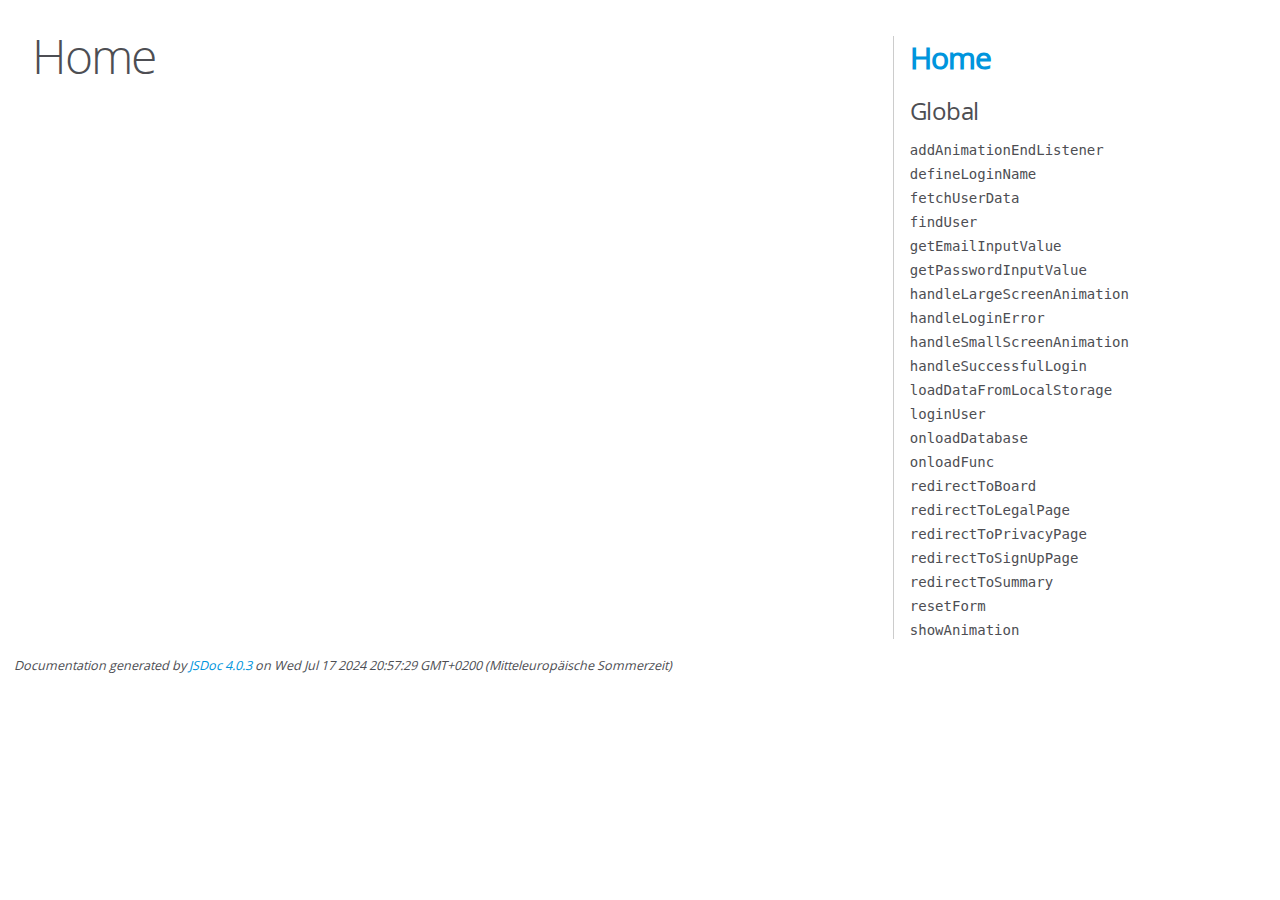
<file: out/index.html>
<!DOCTYPE html>
<html lang="en">
<head>
    <meta charset="utf-8">
    <title>JSDoc: Home</title>

    <script src="scripts/prettify/prettify.js"> </script>
    <script src="scripts/prettify/lang-css.js"> </script>
    <!--[if lt IE 9]>
      <script src="//html5shiv.googlecode.com/svn/trunk/html5.js"></script>
    <![endif]-->
    <link type="text/css" rel="stylesheet" href="styles/prettify-tomorrow.css">
    <link type="text/css" rel="stylesheet" href="styles/jsdoc-default.css">
</head>

<body>

<div id="main">

    <h1 class="page-title">Home</h1>

    



    


    <h3> </h3>










    









</div>

<nav>
    <h2><a href="index.html">Home</a></h2><h3>Global</h3><ul><li><a href="global.html#addAnimationEndListener">addAnimationEndListener</a></li><li><a href="global.html#defineLoginName">defineLoginName</a></li><li><a href="global.html#fetchUserData">fetchUserData</a></li><li><a href="global.html#findUser">findUser</a></li><li><a href="global.html#getEmailInputValue">getEmailInputValue</a></li><li><a href="global.html#getPasswordInputValue">getPasswordInputValue</a></li><li><a href="global.html#handleLargeScreenAnimation">handleLargeScreenAnimation</a></li><li><a href="global.html#handleLoginError">handleLoginError</a></li><li><a href="global.html#handleSmallScreenAnimation">handleSmallScreenAnimation</a></li><li><a href="global.html#handleSuccessfulLogin">handleSuccessfulLogin</a></li><li><a href="global.html#loadDataFromLocalStorage">loadDataFromLocalStorage</a></li><li><a href="global.html#loginUser">loginUser</a></li><li><a href="global.html#onloadDatabase">onloadDatabase</a></li><li><a href="global.html#onloadFunc">onloadFunc</a></li><li><a href="global.html#redirectToBoard">redirectToBoard</a></li><li><a href="global.html#redirectToLegalPage">redirectToLegalPage</a></li><li><a href="global.html#redirectToPrivacyPage">redirectToPrivacyPage</a></li><li><a href="global.html#redirectToSignUpPage">redirectToSignUpPage</a></li><li><a href="global.html#redirectToSummary">redirectToSummary</a></li><li><a href="global.html#resetForm">resetForm</a></li><li><a href="global.html#showAnimation">showAnimation</a></li></ul>
</nav>

<br class="clear">

<footer>
    Documentation generated by <a href="https://github.com/jsdoc/jsdoc">JSDoc 4.0.3</a> on Wed Jul 17 2024 20:57:29 GMT+0200 (Mitteleuropäische Sommerzeit)
</footer>

<script> prettyPrint(); </script>
<script src="scripts/linenumber.js"> </script>
</body>
</html>
</file>
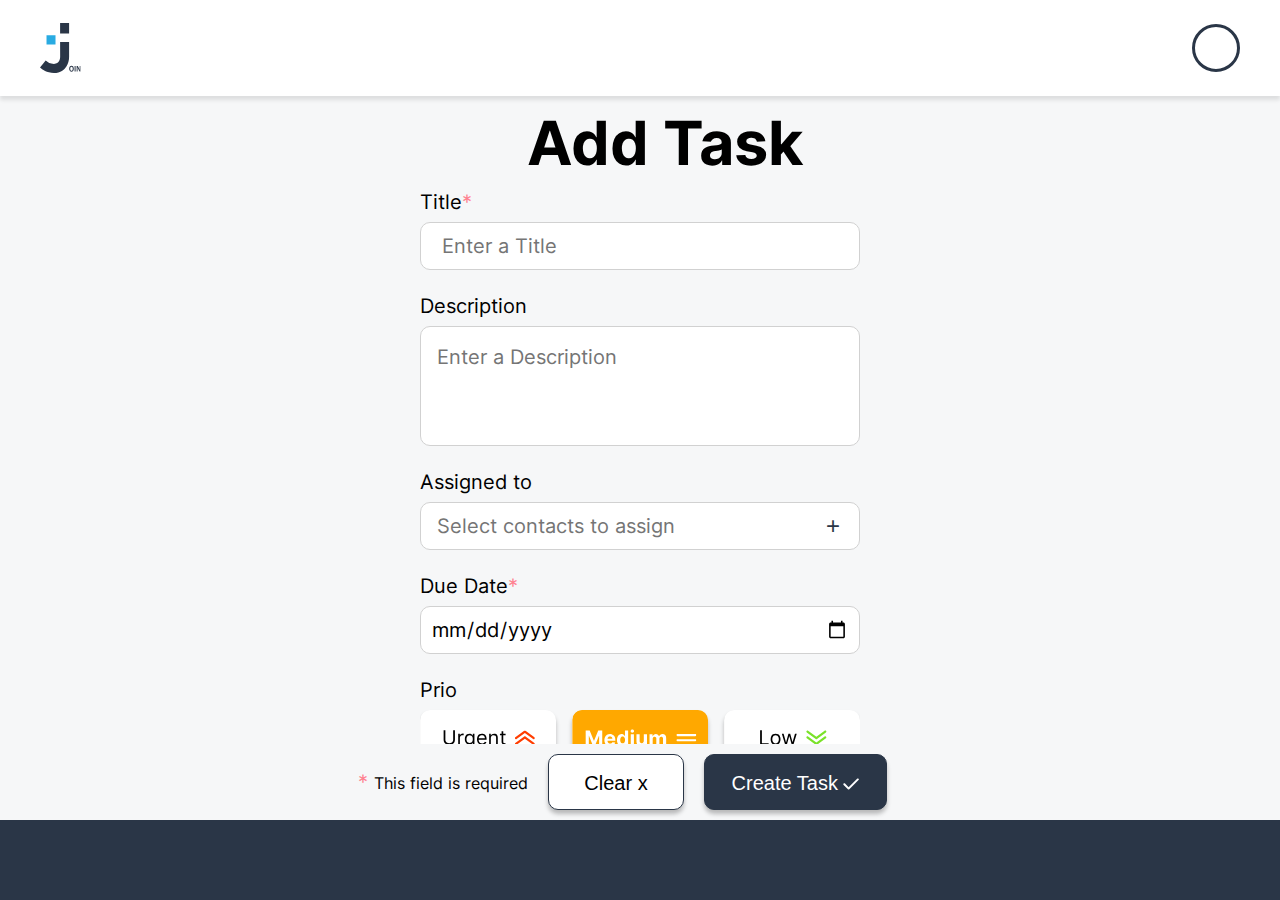
<file: html/add_task.html>
<!DOCTYPE html>
<html lang="en">

<head>
    <meta charset="UTF-8">
    <meta name="viewport" content="width=device-width, initial-scale=1.0">
    <title>Add_Task</title>
    <link rel="shortcut icon" href="../assets/img/logoLarge.png" type="image/x-icon">
    <link rel="stylesheet" href="../fonts.css">
    <link rel="stylesheet" href="../assets/templates/templates.css">
    <link rel="stylesheet" href="../css/add_task.css">
    <link rel="stylesheet" href="../css/add_task_2.css">
    <link rel="stylesheet" href="../assets/templates/css/add_task_mediaqueries.css">
    <script src="../js/add_task_contacts.js"></script>
    <script src="../js/add_task_2.js"></script>
    <script src="../js/add_task_3.js"></script>
    <script src="../assets/templates/js/add_task_template.js"></script>
    <script src="../assets/templates/template.js"></script>
    <script src="../js/summary.js"></script>
    <script src="../assets/templates/js/board_templates.js"></script>
</head>

<body onload="init()">
    <div w3-include-html="../assets/templates/template.html"></div>
    <div class="container  m-left-328">
        <div class="head">
            <h1>Add Task</h1>
        </div>
        <section id="content">
            <div class="content-left">
                <form class="flex8gap" onsubmit="addTask(); return false">
                    <label for="input-title">Title<span class="span-star">*</span></label>
                    <input type="text" autocomplete="off" id="input-title" placeholder="Enter a Title" required>
                    <span id="error-message-title" class="error-message">Field required</span>
                </form>
                <div class="flex8gap">
                    <label for="input-description">Description</label>
                    <textarea name="input-description" id="input-description"
                        placeholder="Enter a Description"></textarea>
                </div>
                <div class="flex8gap">
                    <label for="input-assigny">Assigned to</label>
                    <div class="input-container-contacts" onclick="ifIsListContactsLoaded(event, 1)">
                        <input list="input-assigned" id="input-assigny" class="dropbtn"
                            placeholder="Select contacts to assign">
                        <button class="add-button" id="add-button-contacts"
                            onclick="ifIsListContactsLoaded(event, 1)">+</button>
                        <div id="show-contacts" class="d-none">
                        </div>
                    </div>
                </div>
                <div id="display-initials" class="d-none"></div>
            </div>

            <div class="seperator" id="seperator-content"></div>

            <div class="content-right flex24gap">
                <form class="flex8gap" onsubmit="addTask(); return false">
                    <label for="input-date">Due Date<span class="span-star">*</span></label>
                    <input id="input-date" type="date" required>
                    <span id="error-message-date" class="error-message">Field required</span>
                </form>
                <div class="flex8gap">
                    <label>Prio</label>
                    <div class="input-prio-span">
                        <div id="input-prio1" onclick="changePrioButtonUrgent()" class="urgent-image btn"></div>
                        <div id="input-prio2" onclick="changePrioButtonMedium()" class="medium-image btn"></div>
                        <div id="input-prio3" onclick="changePrioButtonLow()" class="low-image btn"></div>
                    </div>
                </div>
                <form class="flex8gap" onsubmit="addTask(); return false">
                    <label for="input-category">Category<span class="span-star">*</span></label>
                    <div class="input-categorie-container" onclick="showCategorie(event, 1)">
                        <input id="input-category" required placeholder="Select task category">
                        <img class="input-categorie-arrow-down" id="input-categorie-image-down"
                            src="../assets/img/arrow_drop_down.svg" alt="" onclick="showCategorie(event, 1)">
                        <img src="../assets/img/arrow_drop_down_up.svg" id="input-categorie-image-up"
                            onclick="closeCategorie(event, 1)" class="d-none" alt="">
                    </div>
                    <div id="display-categorie" class="d-none"></div>
                    <span id="error-message-category" class="error-message">Field required</span>
                </form>
                <div class="flex8gap">
                    <label for="input-subtask">Subtasks</label>
                    <div class="input-container">
                        <input type="text" autocomplete="off" id="input-subtask" placeholder="Add new subtask"><button
                            class="add-button" id="add-button-subtask" onclick="addSubTask()">+</button>
                        <span id="error-message-subtasks" class="error-message">please fill in</span>
                    </div>
                    <div id="show-subtask">
                    </div>
                </div>
            </div>
        </section>
        <div class="footer">
            <div class="required-field-footer">
                <span><span class="span-star">* </span>This field is required</span>

            </div>
            <div class="button-footer">
                <button class="btn-footer-clear btn" onclick="clearInputs()" id="btn-clear">Clear x</button>
                <button class="btn-footer-create btn" onclick="addTask()">Create Task
                    <img src="../assets/img/check.svg" alt="">
                </button>
            </div>
        </div>
    </div>
    <div class="pop-up-task d-none" id="add_task">
        <div class="overlay-create-task" id="overlay-task">
            <p>Task added to Board</p><img src="../assets/img/imgBoard.png">
        </div>
    </div>
</body>

</html>
</file>
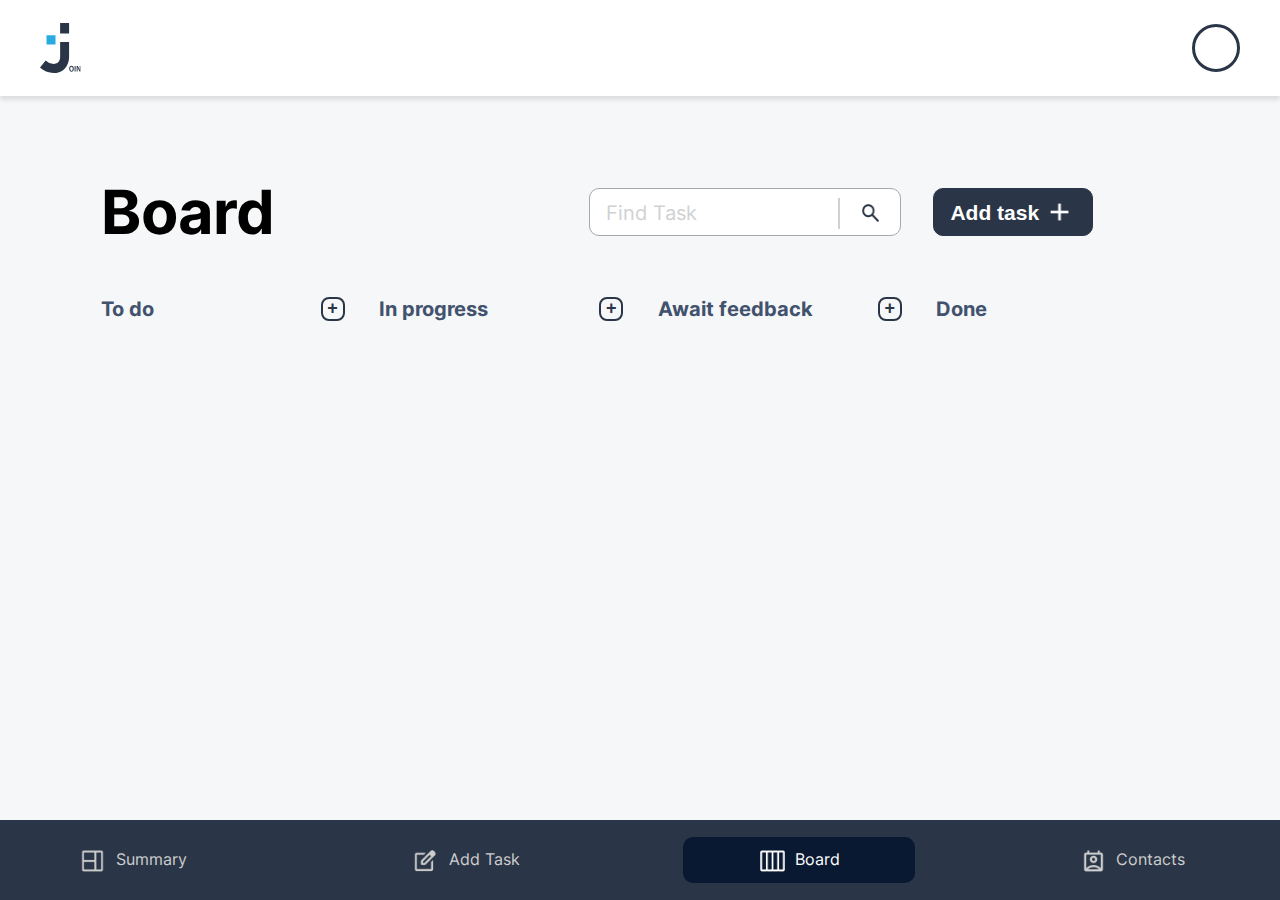
<file: html/board.html>
<!DOCTYPE html>
<html lang="en">

<head>
    <meta charset="UTF-8">
    <meta name="viewport" content="width=device-width, initial-scale=1.0">
    <title>Board</title>
    <link rel="stylesheet" href="../assets/templates/templates.css">
    <link rel="stylesheet" href="../fonts.css">
    <link rel="stylesheet" href="../css/board.css">
    <link rel="stylesheet" href="../css/board_2.css">
    <link rel="stylesheet" href="../css/board_3.css">
    <link rel="stylesheet" href="../style.css">
    <link rel="stylesheet" href="../css/add_task.css">
    <link rel="stylesheet" href="../css/add_task_2.css">
    <link rel="stylesheet" href="../assets/templates/css/add_task_board_mediaquerries.css">
    <link rel="stylesheet" href="../assets/templates/css/board_mediaquerries.css">
    <script src="../js/board.js"></script>
    <script src="../js/board_2.js"></script>
    <script src="../js/add_task_2.js"></script>
    <script src="../js/add_task_3.js"></script>
    <script src="../assets/templates/template.js"></script>
    <script src="../js/summary.js"></script>
    <script src="../assets/templates/js/board_templates.js"></script>
    <script src="../js/add_task_board.js"></script>
    <script src="../assets/templates/js/add_task_template.js"></script>
    <script src="../js/add_task_contacts.js"></script>
    <link rel="shortcut icon" href="../assets/img/favicon.ico" type="image/x-icon" />
</head>

<body onload="boardInit()">
    <div w3-include-html="../assets/templates/template.html"></div>
    <section class="headerFrame">
        <div class="titleSearch">
            <div class="titleBoard">Board</div>
            <div id="addTaskMobil" class="findAddTask" onclick="initBoard()">
                <button class="addTask">
                    <div class="widthAdd"><img class="imgAdd" src="../assets/img/add.png" alt=""></div>
                </button>
            </div>
            <div id="addTaskDesktop" class="findAddTask">
                <div id="searchDesktop" class="search-container">
                    <form class="formSearch">
                        <input id="searchTaskDesktop" class="inputSearch" type="text" placeholder="Find Task"
                            name="search" oninput="searchTasks()">
                        <div class="boxSearch">
                            <div class="vektorSearch"></div>
                            <div class="widthSearch">
                                <img class="buttonSearch" src="../assets/img/search.png" alt="" onclick="foundTask()">
                            </div>
                        </div>
                    </form>
                </div>
                <button class="addTask" onclick="initBoard()">
                    <div class="widthTitelAdd">Add task</div>
                    <div class="widthAdd"><img class="imgAdd" src="../assets/img/add.png" alt=""></div>
                </button>
            </div>
        </div>
        <div id="searchMobil" class="search-container">
            <form class="formSearch">
                <input id="searchTaskMobil" class="inputSearch" type="text" placeholder="Find Task" name="search"
                    oninput="searchTasks()">
                <div class="boxSearch">
                    <div class="vektorSearch"></div>
                    <div class="widthSearch">
                        <img class="buttonSearch" src="../assets/img/search.png" alt="" onclick="foundTask()">
                    </div>
                </div>
            </form>
        </div>
        <div class="headersTable">
            <div class="boardColumn">
                <div class="titleBoardColumn">To do</div>
                <button class="addBoardColumn" onclick="initBoard(0)">
                    <div class="plus">+</div>
                </button>
            </div>
            <div class="boardColumn">
                <div class="titleBoardColumn">In progress</div>
                <button class="addBoardColumn" onclick="initBoard(1)">
                    <div class="plus">+</div>
                </button>
            </div>
            <div class="boardColumn">
                <div class="titleBoardColumn">Await feedback</div>
                <button class="addBoardColumn" onclick="initBoard(2)">
                    <div class="plus">+</div>
                </button>
            </div>
            <div class="boardColumn">
                <div class="titleBoardColumn">Done</div>
            </div>
        </div>
    </section>
    <section class="contentFrame">
        <div class="boardColumn mobilBoardTaskTitles">
            <div class="titleBoardColumn">To do</div>
            <button class="addBoardColumn" onclick="initBoard(0)">
                <div class="plus">+</div>
            </button>
        </div>
        <div id="toDO" ondrop="drop(0)" ondragover="allowDrop(event)" class="columnBoard scrollbarColumn"></div>
        <div class="boardColumn mobilBoardTaskTitles">
            <div class="titleBoardColumn">In progress</div>
            <button class="addBoardColumn" onclick="initBoard(1)">
                <div class="plus">+</div>
            </button>
        </div>
        <div id="inProgress" ondrop="drop(1)" ondragover="allowDrop(event)" class="columnBoard scrollbarColumn"></div>
        <div class="boardColumn mobilBoardTaskTitles">
            <div class="titleBoardColumn">Await feedback</div>
            <button class="addBoardColumn" onclick="initBoard(2)">
                <div class="plus">+</div>
            </button>
        </div>
        <div id="awaitFeedback" ondrop="drop(2)" ondragover="allowDrop(event)" class="columnBoard scrollbarColumn">
        </div>
        <div class="boardColumn mobilBoardTaskTitles">
            <div class="titleBoardColumn">Done</div>
        </div>
        <div id="done" ondrop="drop(3)" ondragover="allowDrop(event)" class="columnBoard scrollbarColumn"></div>
    </section>
    <section id="idDetailCard" class="containerDetailCard d-none">
    </section>

    <!-----------------add_task_board------------------>
    <section id="idEditCard" class="containerDetailCard d-none leftPart">
        <div class="container-board-addTask d-none" id="container-add-task-board">
            <div class="header-addTask">
                <h1 class="headline">Add Task</h1>
                <div id="close-button-addTask" onclick="closeAddTaskBoard()">
                    <img src="../assets/img/close.png" alt="">
                </div>
            </div>
            <section id="content-addTask">
                <div class="content-left content-left-padding">
                    <form class="flex8gap" onsubmit="addTask(); return false">
                        <label for="input-title">Title<span class="span-star width440">*</span></label>
                        <input type="text" id="input-title" class="widthInputAddTask" placeholder="Enter a Title"
                            required>
                        <span id="error-message-title" class="error-message">Field required</span>
                    </form>
                    <div class="flex8gap">
                        <label for="input-description" class="width440">Description</label>
                        <textarea name="input-description" id="input-description" class="widthInputAddTask"
                            placeholder="Enter a Description"></textarea>
                    </div>
                    <div class="flex8gap">
                        <label for="input-assigny" class="width440">Assigned to</label>
                        <div class="input-container-contacts" onclick="ifIsListContactsLoaded(event, 1, 1)">
                            <input list="input-assigned" id="input-assigny" class="dropbtn widthInputAddTask"
                                placeholder="Select contacts to assign">
                            <button class="add-button" id="add-button-contacts"
                                onclick="ifIsListContactsLoaded(event, 1, 1)">+</button>
                            <div id="show-contacts" class="d-none">
                            </div>
                        </div>
                    </div>
                    <div id="display-initials" class="d-none flexContainer"></div>
                </div>

                <div class="seperator content-top-padding" id="seperator-content"></div>

                <div class="content-right flex24gap content-right-padding">
                    <form class="flex8gap" onsubmit="addTask(); return false">
                        <label for="input-date">Due Date<span class="span-star">*</span></label>
                        <input id="input-date" type="date" required>
                        <span id="error-message-date" class="error-message">Field required</span>
                    </form>
                    <div class="flex8gap">
                        <label>Prio</label>
                        <div class="input-prio-span">
                            <div id="input-prio1" onclick="changePrioButtonUrgent()" class="urgent-image btn"></div>
                            <div id="input-prio2" onclick="changePrioButtonMedium()" class="medium-image btn"></div>
                            <div id="input-prio3" onclick="changePrioButtonLow()" class="low-image btn"></div>
                        </div>
                    </div>
                    <form class="flex8gap" onsubmit="addTask(); return false">
                        <label for="input-category">Category<span class="span-star">*</span></label>
                        <div class="input-categorie-container input-categorie-container-board"
                            onclick="showCategorie(event, 1)">
                            <input id="input-category" required class="widthInputAddTask">
                            <img class="input-categorie-arrow-down" id="input-categorie-image-down"
                                src="../assets/img/arrow_drop_down.svg" alt="" onclick="showCategorie(event, 1)">
                            <img src="../assets/img/arrow_drop_down_up.svg" id="input-categorie-image-up"
                                onclick="closeCategorie(event, 1)" class="d-none" alt="">
                        </div>
                        <div id="display-categorie" class="d-none display-categorie-board"></div>
                        <span id="error-message-category" class="error-message">Field required</span>
                    </form>
                    <div class="flex8gap">
                        <label for="input-subtask">Subtasks</label>
                        <div class="input-container">
                            <input type="text" id="input-subtask" placeholder="Add new subtask"
                                class="widthInputAddTask"><button class="add-button" id="add-button-subtask"
                                onclick="addSubTask()">+</button>
                        </div>
                        <div id="show-subtask" class="show-subtask-board"></div>
                        <span id="error-message-subtasks" class="error-message">please fill in</span>
                    </div>
                </div>
            </section>
            <div class="field-required">
                <span><span class="span-star">*</span>This field is required</span>
                <div class="button-footer-addTask">
                    <button class="btn-footer-create btn" onclick="addOrEditTask()">OK
                        <img src="../assets/img/check.svg" alt="">
                    </button>
                </div>
            </div>
        </div>
    </section>

    <div class="pop-up-task d-none" id="add_task">
        <div class="overlay-create-task" id="overlay-task">
            <p>Task added to Board</p><img src="../assets/img/imgBoard.png">
        </div>
    </div>
</body>

</html>
</file>
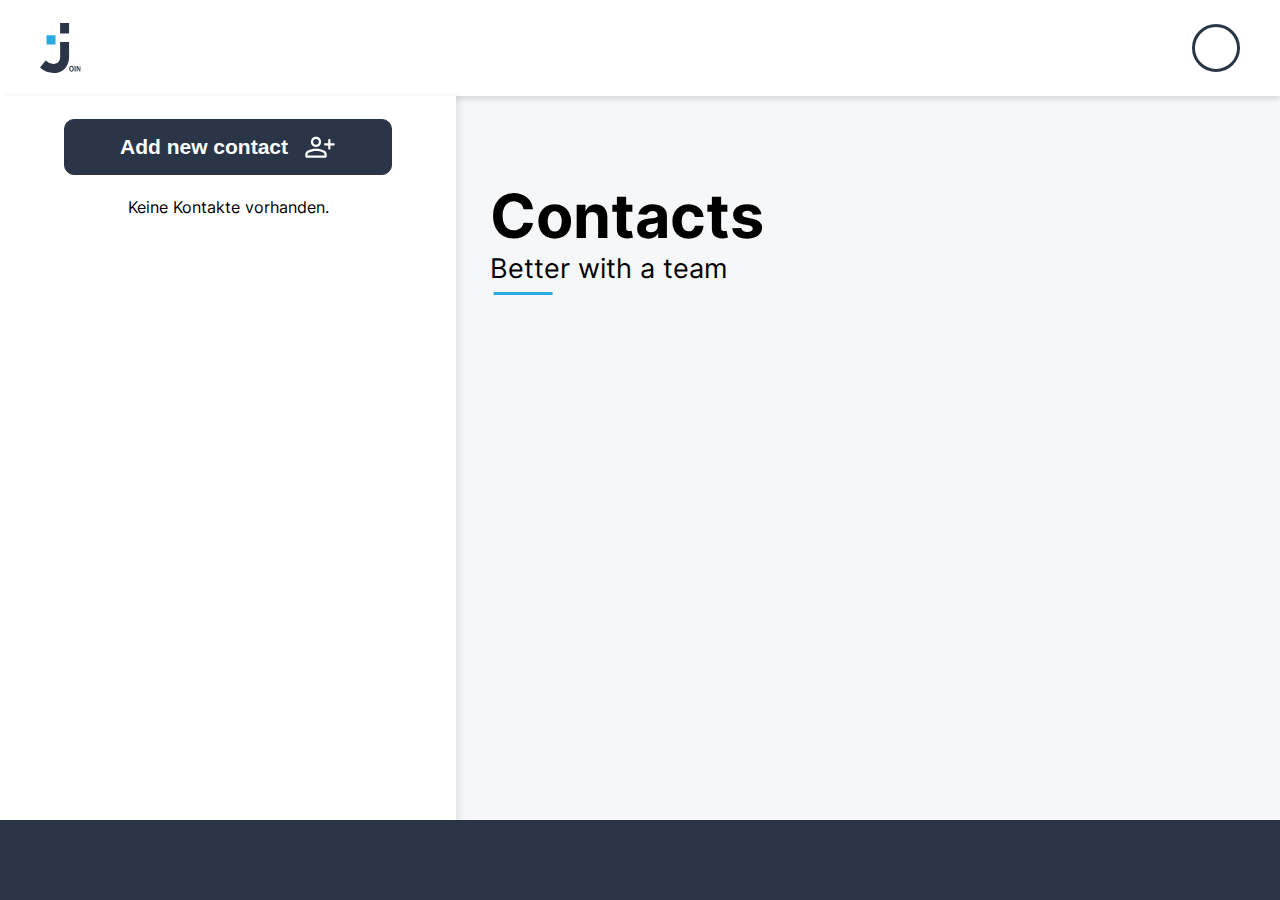
<file: html/contacts.html>
<!DOCTYPE html>
<html lang="en">
  <head>
    <meta charset="UTF-8" />
    <meta name="viewport" content="width=device-width, initial-scale=1.0" />
    <title>Contacts</title>

    <link
      rel="shortcut icon"
      href="../assets/img/favicon.ico"
      type="image/x-icon"
    />
    <link rel="stylesheet" href="../css/contacts.css" />
    <link rel="stylesheet" href="../css/contacts_2.css">
    <link rel="stylesheet" href="../assets/templates/css/contactsFullscreen.css" />
    <link rel="stylesheet" href="../assets/templates/css/contactsEdit.css">
    <link rel="stylesheet" href="../assets/templates/css/contacts_mediaqueries.css">
    <link rel="stylesheet" href="../assets/templates/css/contacts_mediaq.css">
    <link rel="stylesheet" href="../assets/templates/css/contacts_mediaquery_small.css">
    <link rel="stylesheet" href="../fonts.css" />
  </head>
  <body onload="initializePage()">
    <div w3-include-html="../assets/templates/template.html"></div>

    <div class="mainContainerContacts">
      <!-- Overlay Add Contact Start -->
      <div class="addNewContactOverlay hidden contactOverlaySmall" id="contactOverlay">
        <div class="leftOverlayContent">
          <div class="leftContainer">
            <img
              src="../assets/img/logoSidebar.png"
              alt="Join-Logo"
              class="contactsOverlayImg"
            />
            <h1 class="contactsOverlayHeadline">Add contact</h1>
            <h2 class="contactsOverlaySubheadline">
              Tasks are better with a team!
            </h2>
          </div>
          <div class="whiteCloseOverlay">
            <img
              src="../assets/img/closeButtonWhite.svg"
              alt="Close"
              class="closeButtonWhite"
              id="closeAddOverlay"
            />
          </div>
        </div>

        <div class="rightOverlayContent">
          <div class="overlayPersonContainer">
            <img
              src="../assets/img/personIconWhite.svg"
              alt="Person"
              class="overlayPersonLargeImg"
            />
          </div>
          <div class="overlayInputContainer">
            <form
              action=""
              style="
                display: flex;
                flex-direction: column;
                align-items: center;
                gap: 32px;
              "
              onsubmit="createContact(); return false"
            >
              <div class="overlayInputField">
                <input
                  class="overlayContactsInput"
                  type="text"
                  name="name"
                  id="createNameInput"
                  placeholder="Name"
                  required
                  pattern="^[^\s]+\s[^\s]+$" 
                  title="Please enter your full name (first name and last name)."
                />
                <img
                  class="contactsIcon"
                  src="../assets/img/personIcon.svg"
                  alt="Person"
                />
              </div>
              <div class="overlayInputField">
                <input
                  class="overlayContactsInput"
                  type="email"
                  name="emailAddress"
                  id="createEmailInput"
                  placeholder="Email"
                  required
                  pattern="^[^\s@]+@[^\s@]+\.[^\s@]+$" 
                  title="Please enter a valid email address."
                />
                <img
                  class="contactsIcon"
                  src="../assets/img/mailIcon.svg"
                  alt="E-Mail"
                />
              </div>
              <div class="overlayInputField">
                <input
                  class="overlayContactsInput"
                  type="tel"
                  name="phoneNumber"
                  id="createPhoneInput"
                  placeholder="Phone"
                  pattern="[0-9]+"
                  title="Please enter only digits."
                  required
                />
                <img
                  class="contactsIcon"
                  src="../assets/img/phone.svg"
                  alt="Telefon"
                />
              </div>
              <div id="errorMessageContacts" class="errorMessageContacts"></div>
          </div>
          
          <div class="contactButtons">
            <div class="cancelContainer">
              <a href="contacts.html" class="contactCancelButton">
                <img
                  class="cancelSymbol"
                  src="../assets/img/cancel.svg"
                  alt="X-Symbol"
                />
                Cancel
              </a>
            </div>
            <div class="createContainer">
              <button class="contactCreateButton">
                <img
                  class="cancelSymbol"
                  src="../assets/img/haken.svg"
                  alt="Häkchen"
                />
                Create contact
              </button>
            </form>
            </div>
          </div>
        </div>

        <div class="closeOverlay">
          <img
            src="../assets/img/cancel.svg"
            alt="Cancel"
            class="closeOverlayIcon"
            id="closeOverlay"
          />
        </div>
      </div>

      <!-- Overlay End -->

       <!-- Overlay Edit Start -->
    <div class="editContactOverlay hidden" id="editOverlay">
      <div class="leftOverlayContentEdit">
        <div class="leftContainer">
          <img
            src="../assets/img/logoSidebar.png"
            alt="Join-Logo"
            class="contactsOverlayImg"
          />
          <h1 class="editOverlayHeadline">Edit contact</h1>
        </div>
        <div class="whiteCloseEditOverlay">
          <img
            src="../assets/img/closeButtonWhite.svg"
            alt="Close"
            class="closeEditButtonWhite"
            id="whiteCloseEditOverlay"
          />
        </div>
      </div>

      <div class="rightOverlayContent">
        <div class="overlayInitialsContainer">
          <div class="editInitials" id="contactInitialsEdit"></div>
        </div>
        <div class="overlayInputContainer">
          <form
            action=""
            style="
              display: flex;
              flex-direction: column;
              align-items: center;
              gap: 32px;
            "
            onsubmit="saveContact(); return false"
          >
            <div class="overlayInputField">
              <input
                class="overlayContactsInput"
                type="text"
                name="name"
                id="editNameInput"
                placeholder="Name"
                required
                pattern="^[^\s]+\s[^\s]+$" 
                title="Please enter your full name (first name and last name)."
              />
              <img
                class="contactsIcon"
                src="../assets/img/personIcon.svg"
                alt="Person"
              />
            </div>
            <div class="overlayInputField">
              <input
                class="overlayContactsInput"
                type="email"
                name="emailAddress"
                id="editEmailInput"
                placeholder="Email"
                required
                pattern="^[^\s@]+@[^\s@]+\.[^\s@]+$" 
                title="Please enter a valid email address."
              />
              <img
                class="contactsIcon"
                src="../assets/img/mailIcon.svg"
                alt="E-Mail"
              />
            </div>
            <div class="overlayInputField">
              <input
                class="overlayContactsInput"
                type="tel"
                name="phoneNumber"
                id="editPhoneInput"
                placeholder="Phone"
                pattern="[0-9]+"
                title="Please enter only digits."
                required
              />
              <img
                class="contactsIcon"
                src="../assets/img/phone.svg"
                alt="Telefon"
              />
            </div>
        </div>
        <div class="editButtons">
          <div class="cancelContainer">
            <button type="button" class="editDeleteButton" id="editDeleteButton" onclick="deleteContact('${contact.id}')">
              Delete
          </button>
          </div>
          <div class="createContainer">
            <button type="submit" class="editButtonOverlay" id="editButton">
              <img
                class="cancelSymbol"
                src="../assets/img/haken.svg"
                alt="Häkchen"
              />
              Save
            </button>
          </form>
          </div>
        </div>
      </div>

      <div class="closeOverlay">
        <img
          src="../assets/img/cancel.svg"
          alt="Cancel"
          class="closeOverlayIcon"
          id="closeEditOverlay"
        />
      </div>
    </div>

    <!-- Overlay Edit End -->
      <button class="addContactIcon" onclick="openOverlay()">
        <img src="../assets/img/contact_add.svg" alt="Person" />
      </button>
      <div id="dotIcon" class="dotIconContainer">
     <img  src="../assets/img/dotIcon.svg" alt="Dot Icon" class="dotIcon" onclick="togglePopup(event)">
      </div>
      <div id="popupOverlay" class="popupOverlay hidden">
        <button class="popupEditContactButton" onclick="editContactFromPopup()">
          <img class="editImg" src="../assets/img/edit.svg" alt="Edit" /> Edit
        </button>
        <button class="popupDeleteContactButton" onclick="deleteContactFromPopup()">
          <img class="deleteImg" src="../assets/img/delete.svg" alt="Delete" /> Delete
        </button>
      </div>
      <div class="contactsSidebar">
        <div class="buttonContainer">
          <button class="addContactButton" onclick="openOverlay()">
            Add new contact
            <img src="../assets/img/contact_add.svg" alt="Person" />
          </button>
        </div>
        <div class="contactList" id="contactList"></div>
      </div>

      <div class="headlinesContainer">
        <div class="smallResolution">
         <div class="contactsHeadlineContainer">
          <h1 class="contactsHeadline">Contacts</h1>
          <h2 class="subheadingContacts">Better with a team</h2>
        </div>
        <a class="contactsArrow" href="../html/contacts.html"></a>
      </div>

        <div
          id="contactsFullscreen"
          class="contactsFullscreen"
          onclick="showContactDetails()"
        ></div>
      </div>
   
      <div class="contactCreatedOverlay contactCreatedOverlayHidden">Contact successfully created</div>
    </div>

    <script src="../js/contacts.js"></script>
    <script src="../js/contacts_management.js"></script>
    <script src="../assets/templates/js/contacts_mediaqueries.js"></script>
    <script src="../assets/templates/js/contacts_template.js"></script>
    <script src="../assets/templates/template.js"></script>
    <script src="../js/summary.js"></script>
    <script src="../assets/templates/js/board_templates.js"></script>
  </body>
</html>
</file>
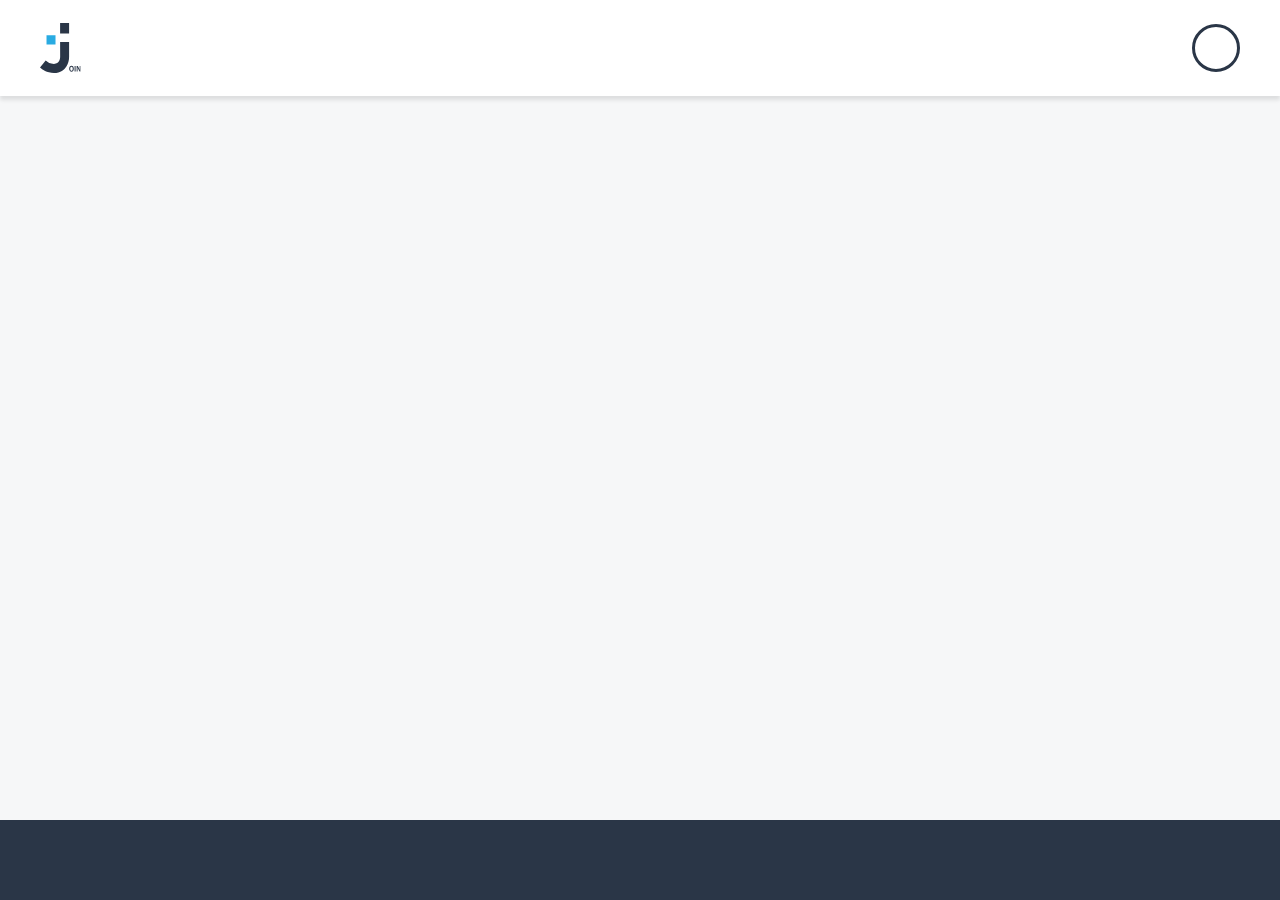
<file: html/greetingMobil.html>
<!DOCTYPE html>
<html lang="en">
<head>
    <meta charset="UTF-8">
    <meta name="viewport" content="width=device-width, initial-scale=1.0">
    <title>Summary</title>
    <script src="../assets/templates/template.js"></script>
    <script src="../js/summary.js"></script>
    <link rel="stylesheet" href="../assets/templates/templates.css">
    <link rel="stylesheet" href="../fonts.css">
    <link rel="stylesheet" href="../style.css">
    <link rel="stylesheet" href="../css/summary.css">
    <link
      rel="shortcut icon"
      href="../assets/img/favicon.ico"
      type="image/x-icon"
    />
</head>
<body onload="summaryMobilInit()">
    <div w3-include-html="../assets/templates/template.html"></div>
    <div id="textRegardsMobil" class="summaryMobil">
        <p id="greetingSummary" class="regardsTime"></p>
        <p id="nameSummary" class="regardsName"></p>
    </div>
</body>
</html>
</file>
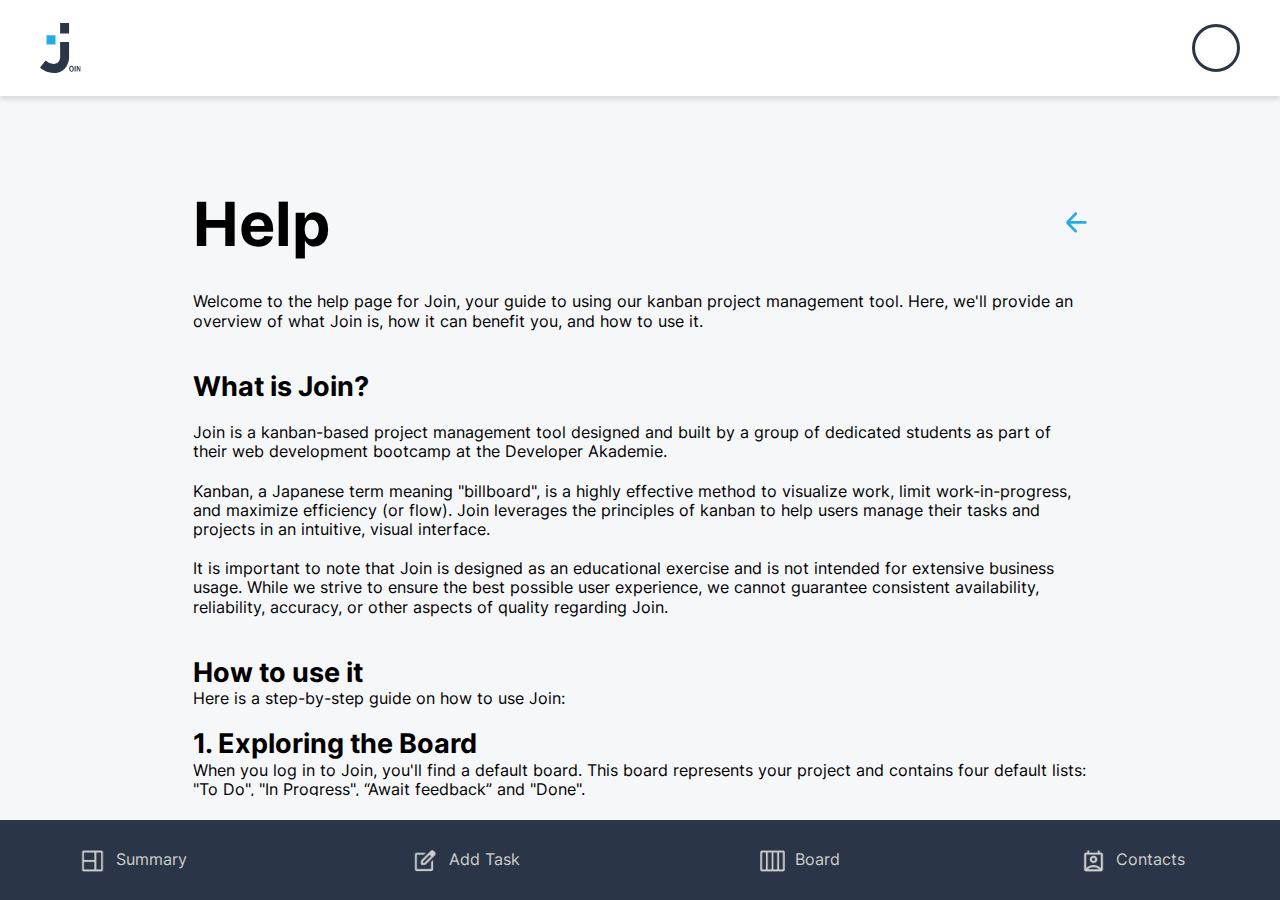
<file: html/help.html>
<!DOCTYPE html>
<html lang="en">

<head>
    <meta charset="UTF-8">
    <meta name="viewport" content="width=device-width, initial-scale=1.0">
    <title>Help</title>
    <link rel="stylesheet" href="../css/help.css">
    <link rel="stylesheet" href="../fonts.css">
    <link rel="stylesheet" href="../assets/templates/templates.css">
    <script src="../js/summary.js"></script>
    <script src="../assets/templates/template.js"></script>
    <link
      rel="shortcut icon"
      href="../assets/img/favicon.ico"
      type="image/x-icon"
    />
</head>

<body onload="initHTML()">
    <div w3-include-html="../assets/templates/template.html"></div>
    <div class="container m-left-328">
        <div class="head">
            <h1>Help</h1>
            <a class="arrow-backwards-link" onclick="history.back()">
                <img class="arrow-backwards" src="../assets/img/arrow-left-line.svg" alt="arrow_left">
            </a>
        </div>
        <br><br>
        <p>
            Welcome to the help page for Join, your guide to using our kanban project management tool. Here, we'll
            provide an overview of what Join is, how it can benefit you, and how to use it.</p>
        <br><br>

        <h2>What is Join?</h2>
        <br>
        <p>Join is a kanban-based project management tool designed and built by a group of dedicated students as part of
            their web development bootcamp at the Developer Akademie.</p>
        <br>
        <p>Kanban, a Japanese term meaning "billboard", is a highly effective method to visualize work, limit
            work-in-progress, and maximize efficiency (or flow). Join leverages the principles of kanban to help users
            manage their tasks and projects in an intuitive, visual interface.</p>
        <br>
        <p>It is important to note that Join is designed as an educational exercise and is not intended for extensive
            business usage. While we strive to ensure the best possible user experience, we cannot guarantee consistent
            availability, reliability, accuracy, or other aspects of quality regarding Join.</p>
        <br><br>

        <h2>How to use it</h2>
        <p>Here is a step-by-step guide on how to use Join:</p>
        <br>
        <h2>1. Exploring the Board</h2>
        <p>When you log in to Join, you'll find a default board. This board represents your project and contains four
            default lists: "To Do", "In Progress", “Await feedback” and "Done".</p>
        <br><br>

        <h2>2. Creating Contacts</h2>
        <p>In Join, you can add contacts to collaborate on your projects. Go to the "Contacts" section, click on "New
            contact", and fill in the required information. Once added, these contacts can be assigned tasks and they
            can interact with the tasks on the board.</p>
        <br><br>

        <h2>3. Adding Cards</h2>
        <p>Now that you've added your contacts, you can start adding cards. Cards represent individual tasks. Click the
            "+" button under the appropriate list to create a new card. Fill in the task details in the card, like task
            name, description, due date, assignees, etc.</p>
        <br><br>

        <h2>4. Moving Cards</h2>
        <p>As the task moves from one stage to another, you can reflect that on the board by dragging and dropping the
            card from one list to another.</p>
        <br><br>

        <h2>5. Deleting Cards</h2>
        <p>Once a task is completed, you can either move it to the "Done" list or delete it. Deleting a card will
            permanently remove it from the board. Please exercise caution when deleting cards, as this action is
            irreversible.</p>
        <br>
        <p>Remember that using Join effectively requires consistent updates from you and your team to ensure the board
            reflects the current state of your project.</p>
        <br>
        <p>Have more questions about Join? Feel free to contact us at <a
                href="mailto: M.Mannhold@gmx.de">M.Mannhold@gmx.de</a>.
            <br>
            We're here to help you!
        </p>
        <br>
        Enjoy using Join!
    </div>
</body>

</html>
</file>
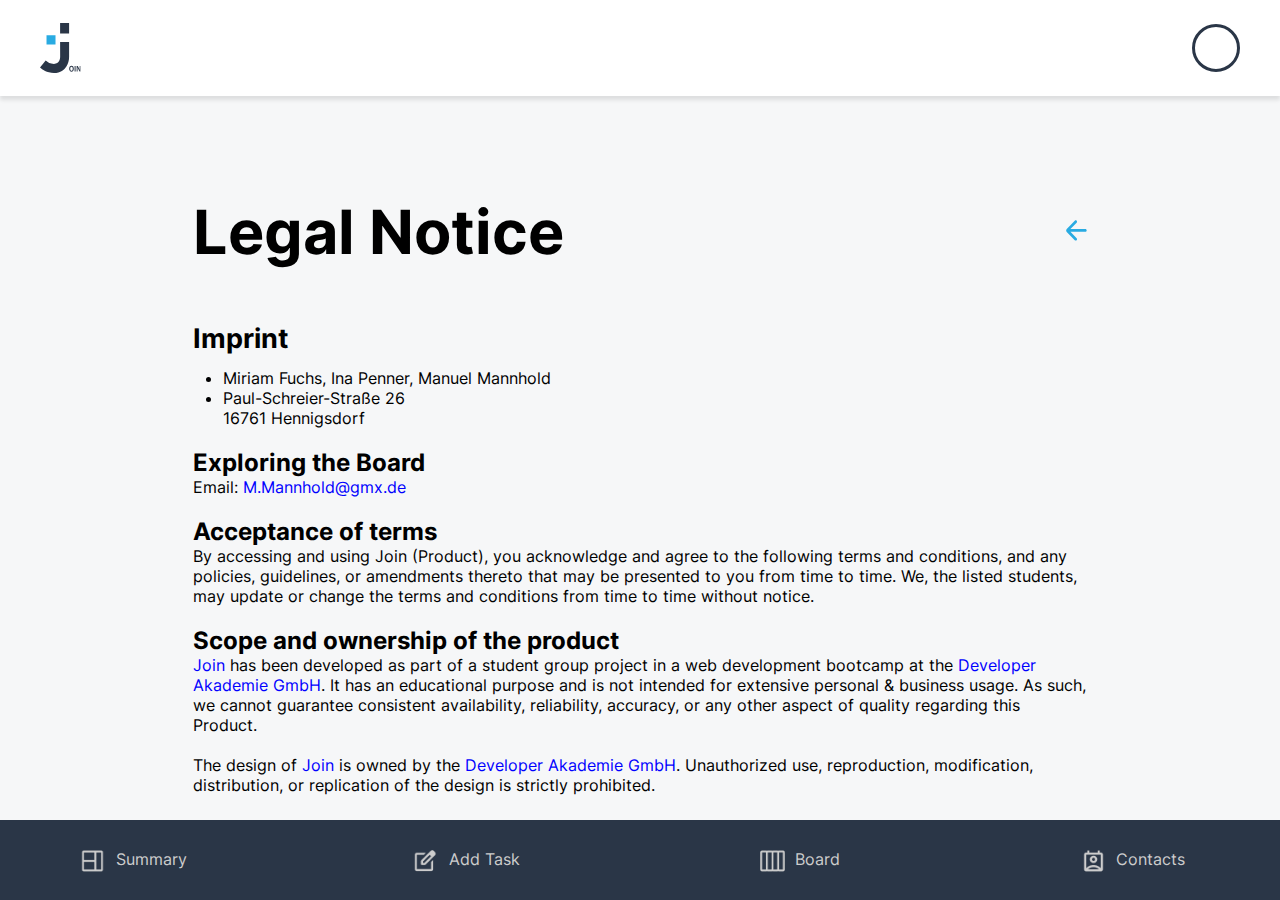
<file: html/legal_notice.html>
<!DOCTYPE html>
<html lang="en">

<head>
    <meta charset="UTF-8">
    <meta name="viewport" content="width=device-width, initial-scale=1.0">
    <title>Legal Notice</title>
    <link rel="stylesheet" href="../css/legal_notice.css">
    <link rel="stylesheet" href="../fonts.css">
    <link rel="stylesheet" href="../assets/templates/templates.css">
    <script src="../assets/templates/template.js"></script>
    <script src="../js/summary.js"></script>
    <link
      rel="shortcut icon"
      href="../assets/img/favicon.ico"
      type="image/x-icon"
    />
</head>

<body onload="initHTML();">
    <div w3-include-html="../assets/templates/template.html"></div>
    <div class="container m-left-328">
        <div class="head">
            <h1>Legal Notice</h1>
            <a class="arrow-backwards-link" onclick="backToSide()">
                <img class="arrow-backwards" src="../assets/img/arrow-left-line.svg" alt="arrow_left">
            </a>
        </div>
        <br><br>
            <div class="imprint">
                <br>
                <h2 class="imprint-headline">Imprint</h2>
                <br>
                <ul>
                    <li>Miriam Fuchs, Ina Penner, Manuel Mannhold</li>
                    <li>Paul-Schreier-Straße 26 <br>
                        16761 Hennigsdorf
                    </li>
                    
                </ul>
                <br>
                <h2>Exploring the Board</h2>
                Email: <a href="mailto: M.Mannhold@gmx.de">M.Mannhold@gmx.de</a>
            </div>
            <br>

            <h2>Acceptance of terms</h2>
            By accessing and using Join (Product), you acknowledge and agree to the following terms and conditions, and
            any
            policies, guidelines, or amendments thereto that may be presented to you from time to time. We, the listed
            students, may update or change the terms and conditions from time to time without notice.
            <br><br>

            <h2>Scope and ownership of the product</h2>
            <a href="index.html">Join</a> has been developed as part of a student group project in a web development
            bootcamp at the <a href="https://developerakademie.com/">Developer Akademie GmbH</a>.
            It has an educational purpose and is not intended for extensive personal & business usage. As
            such, we cannot guarantee consistent availability, reliability, accuracy, or any other aspect of quality
            regarding this Product.
            <br><br>

            The design of <a href="index.html">Join</a> is owned by the <a
                href="https://developerakademie.com/">Developer Akademie GmbH</a>. Unauthorized use,
            reproduction, modification,
            distribution, or replication of the design is strictly prohibited.
            <br><br>

            <h2>Proprietary rights</h2>
            Aside from the design owned by <a href="https://developerakademie.com/">Developer Akademie
                GmbH</a>,
            we, the listed students, retain all proprietary rights
            in <a href="index.html">Join</a>, including any associated copyrighted material, trademarks, and other
            proprietary information.
            <br><br>

            <h2>Use of the product</h2>
            <a href="index.html">Join</a> is intended to be used for lawful purposes only, in accordance with all
            applicable
            laws and regulations.
            Any use of <a href="index.html">Join</a> for illegal activities, or to harass, harm, threaten, or intimidate
            another person, is strictly
            prohibited. You are solely responsible for your interactions with other users of Join.
            <br><br>

            <h2>Disclaimer of warranties and limitation of liability</h2>
            <a href="index.html">Join</a> is provided "as is" without warranty of any kind, whether express or implied,
            including but not limited to
            the implied warranties of merchantability, fitness for a particular purpose, and non-infringement. In no
            event
            will we, the listed students, or the <a href="https://developerakademie.com/">Developer Akademie
                GmbH</a>, be liable for any direct, indirect, incidental,
            special, consequential or exemplary damages, including but not limited to, damages for loss of profits,
            goodwill, use, data, or other intangible losses, even if we have been advised of the possibility of such
            damages, arising out of or in connection with the use or performance of Join.
            <br><br>

            <h2>Indemnity</h2>
            You agree to indemnity, defend and hold harmless us, the listed students, the <a
                href="https://developerakademie.com/">Developer Akademie GmbH</a>, and our
            affiliates, partners, officers, directors, agents, and employees, from and against any claim, demand, loss,
            damage, cost, or liability (including reasonable legal fees) arising out of or relating to your use of <a
                href="index.html">Join</a>
            and/or your breach of this Legal Notice.
            <br><br>
            For any questions or notices, please contact us at <a href="mailto: M.Mannhold@gmx.de">M.Mannhold@gmx.de</a>
            <br><br>
            Date: June 23, 2024
        </div>
</body>

</html>
</file>
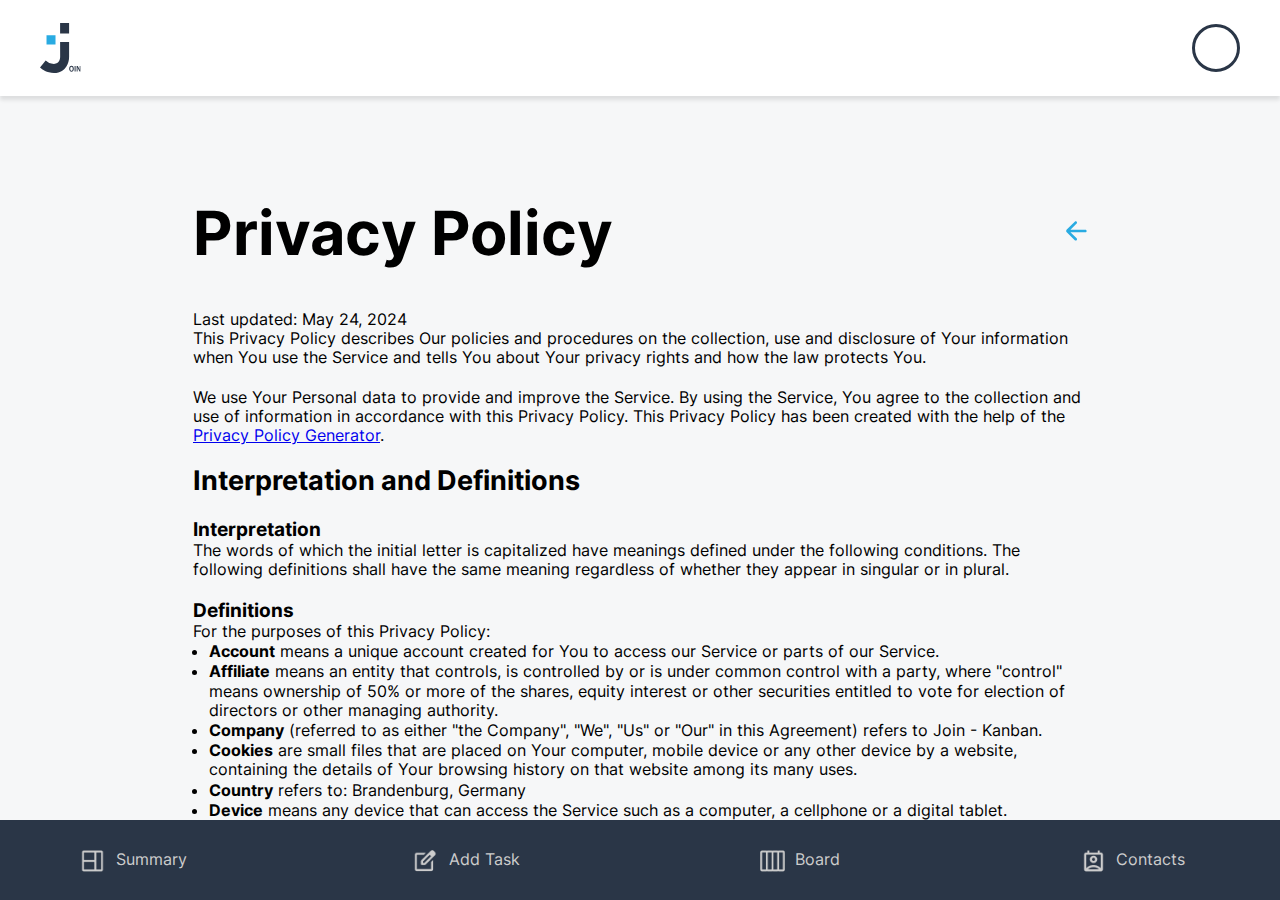
<file: html/privacy_policy.html>
<!DOCTYPE html>
<html lang="en">

<head>
    <meta charset="UTF-8">
    <meta name="viewport" content="width=device-width, initial-scale=1.0">
    <title>Privacy Policy</title>
    <link rel="stylesheet" href="../css/privacy_policy.css">
    <link rel="stylesheet" href="../fonts.css">
    <link rel="stylesheet" href="../assets/templates/templates.css">
    <script src="../assets/templates/template.js"></script>
    <script src="../js/summary.js"></script>
    <link
      rel="shortcut icon"
      href="../assets/img/favicon.ico"
      type="image/x-icon"
    />
</head>

<body onload="initHTML();">
    <div w3-include-html="../assets/templates/template.html"></div>

    <div class="container m-left-328">
        <div class="head">
            <h1>Privacy Policy</h1>
            <a class="arrow-backwards-link" onclick="backToSide()">
                <img class="arrow-backwards" src="../assets/img/arrow-left-line.svg" alt="arrow_left">
            </a>
        </div>
        <br><br>
        <p>Last updated: May 24, 2024</p>
        <p>This Privacy Policy describes Our policies and procedures on the collection, use and disclosure of Your
            information when You use the Service and tells You about Your privacy rights and how the law protects You.
        </p>
        <br>
        <p>We use Your Personal data to provide and improve the Service. By using the Service, You agree to the
            collection and use of information in accordance with this Privacy Policy. This Privacy Policy has been
            created with the help of the <a href="https://www.termsfeed.com/privacy-policy-generator/"
                target="_blank">Privacy Policy Generator</a>.</p>
        <br>
        <h2>Interpretation and Definitions</h2>
        <br>
        <h3>Interpretation</h3>
        <p>The words of which the initial letter is capitalized have meanings defined under the following conditions.
            The following definitions shall have the same meaning regardless of whether they appear in singular or in
            plural.</p>
        <br>
        <h3>Definitions</h3>
        <p>For the purposes of this Privacy Policy:</p>
        <ul>
            <li>
                <p><strong>Account</strong> means a unique account created for You to access our Service or parts of our
                    Service.</p>
            </li>
            <li>
                <p><strong>Affiliate</strong> means an entity that controls, is controlled by or is under common control
                    with a party, where &quot;control&quot; means ownership of 50% or more of the shares, equity
                    interest or other securities entitled to vote for election of directors or other managing authority.
                </p>
            </li>
            <li>
                <p><strong>Company</strong> (referred to as either &quot;the Company&quot;, &quot;We&quot;,
                    &quot;Us&quot; or &quot;Our&quot; in this Agreement) refers to Join - Kanban.</p>
            </li>
            <li>
                <p><strong>Cookies</strong> are small files that are placed on Your computer, mobile device or any other
                    device by a website, containing the details of Your browsing history on that website among its many
                    uses.</p>
            </li>
            <li>
                <p><strong>Country</strong> refers to: Brandenburg, Germany</p>
            </li>
            <li>
                <p><strong>Device</strong> means any device that can access the Service such as a computer, a cellphone
                    or a digital tablet.</p>
            </li>
            <li>
                <p><strong>Personal Data</strong> is any information that relates to an identified or identifiable
                    individual.</p>
            </li>
            <li>
                <p><strong>Service</strong> refers to the Website.</p>
            </li>
            <li>
                <p><strong>Service Provider</strong> means any natural or legal person who processes the data on behalf
                    of the Company. It refers to third-party companies or individuals employed by the Company to
                    facilitate the Service, to provide the Service on behalf of the Company, to perform services related
                    to the Service or to assist the Company in analyzing how the Service is used.</p>
            </li>
            <li>
                <p><strong>Usage Data</strong> refers to data collected automatically, either generated by the use of
                    the Service or from the Service infrastructure itself (for example, the duration of a page visit).
                </p>
            </li>
            <li>
                <p><strong>Website</strong> refers to Join - Kanban, accessible from <a href="./index.html"
                        rel="external nofollow noopener" target="_blank">http://www.join.de</a></p>
            </li>
            <li>
                <p><strong>You</strong> means the individual accessing or using the Service, or the company, or other
                    legal entity on behalf of which such individual is accessing or using the Service, as applicable.
                </p>
            </li>
        </ul>
        <br><br>
        <h2>Collecting and Using Your Personal Data</h2>
        <br>
        <h3>Types of Data Collected</h3>
        <br>
        <h4>Personal Data</h4>
        <p>While using Our Service, We may ask You to provide Us with certain personally identifiable information that
            can be used to contact or identify You. Personally identifiable information may include, but is not limited
            to:</p>
        <ul>
            <li>
                <p>Email address</p>
            </li>
            <li>
                <p>First name and last name</p>
            </li>
            <li>
                <p>Phone number</p>
            </li>
            <li>
                <p>Address, State, Province, ZIP/Postal code, City</p>
            </li>
            <li>
                <p>Usage Data</p>
            </li>
        </ul>
        <br>
        <h4>Usage Data</h4>
        <p>Usage Data is collected automatically when using the Service.</p>
        <p>Usage Data may include information such as Your Device's Internet Protocol address (e.g. IP address), browser
            type, browser version, the pages of our Service that You visit, the time and date of Your visit, the time
            spent on those pages, unique device identifiers and other diagnostic data.</p>
        <p>When You access the Service by or through a mobile device, We may collect certain information automatically,
            including, but not limited to, the type of mobile device You use, Your mobile device unique ID, the IP
            address of Your mobile device, Your mobile operating system, the type of mobile Internet browser You use,
            unique device identifiers and other diagnostic data.</p>
        <p>We may also collect information that Your browser sends whenever You visit our Service or when You access the
            Service by or through a mobile device.</p>
        <br>
        <h4>Tracking Technologies and Cookies</h4>
        <p>We use Cookies and similar tracking technologies to track the activity on Our Service and store certain
            information. Tracking technologies used are beacons, tags, and scripts to collect and track information and
            to improve and analyze Our Service. The technologies We use may include:</p>
        <ul>
            <li><strong>Cookies or Browser Cookies.</strong> A cookie is a small file placed on Your Device. You can
                instruct Your browser to refuse all Cookies or to indicate when a Cookie is being sent. However, if You
                do not accept Cookies, You may not be able to use some parts of our Service. Unless you have adjusted
                Your browser setting so that it will refuse Cookies, our Service may use Cookies.</li>
            <li><strong>Web Beacons.</strong> Certain sections of our Service and our emails may contain small
                electronic files known as web beacons (also referred to as clear gifs, pixel tags, and single-pixel
                gifs) that permit the Company, for example, to count users who have visited those pages or opened an
                email and for other related website statistics (for example, recording the popularity of a certain
                section and verifying system and server integrity).</li>
        </ul>
        <p>Cookies can be &quot;Persistent&quot; or &quot;Session&quot; Cookies. Persistent Cookies remain on Your
            personal computer or mobile device when You go offline, while Session Cookies are deleted as soon as You
            close Your web browser. You can learn more about cookies on <a
                href="https://www.termsfeed.com/blog/cookies/#What_Are_Cookies" target="_blank">TermsFeed website</a>
            article.</p>
        <p>We use both Session and Persistent Cookies for the purposes set out below:</p>
        <ul>
            <li>
                <p><strong>Necessary / Essential Cookies</strong></p>
                <p>Type: Session Cookies</p>
                <p>Administered by: Us</p>
                <p>Purpose: These Cookies are essential to provide You with services available through the Website and
                    to enable You to use some of its features. They help to authenticate users and prevent fraudulent
                    use of user accounts. Without these Cookies, the services that You have asked for cannot be
                    provided, and We only use these Cookies to provide You with those services.</p>
            </li>
            <li>
                <p><strong>Cookies Policy / Notice Acceptance Cookies</strong></p>
                <p>Type: Persistent Cookies</p>
                <p>Administered by: Us</p>
                <p>Purpose: These Cookies identify if users have accepted the use of cookies on the Website.</p>
            </li>
            <li>
                <p><strong>Functionality Cookies</strong></p>
                <p>Type: Persistent Cookies</p>
                <p>Administered by: Us</p>
                <p>Purpose: These Cookies allow us to remember choices You make when You use the Website, such as
                    remembering your login details or language preference. The purpose of these Cookies is to provide
                    You with a more personal experience and to avoid You having to re-enter your preferences every time
                    You use the Website.</p>
            </li>
        </ul>
        <p>For more information about the cookies we use and your choices regarding cookies, please visit our Cookies
            Policy or the Cookies section of our Privacy Policy.</p>
        <br><br>
        <h3>Use of Your Personal Data</h3>
        <br>
        <p>The Company may use Personal Data for the following purposes:</p>
        <ul>
            <li>
                <p><strong>To provide and maintain our Service</strong>, including to monitor the usage of our Service.
                </p>
            </li>
            <li>
                <p><strong>To manage Your Account:</strong> to manage Your registration as a user of the Service. The
                    Personal Data You provide can give You access to different functionalities of the Service that are
                    available to You as a registered user.</p>
            </li>
            <li>
                <p><strong>For the performance of a contract:</strong> the development, compliance and undertaking of
                    the purchase contract for the products, items or services You have purchased or of any other
                    contract with Us through the Service.</p>
            </li>
            <li>
                <p><strong>To contact You:</strong> To contact You by email, telephone calls, SMS, or other equivalent
                    forms of electronic communication, such as a mobile application's push notifications regarding
                    updates or informative communications related to the functionalities, products or contracted
                    services, including the security updates, when necessary or reasonable for their implementation.</p>
            </li>
            <li>
                <p><strong>To provide You</strong> with news, special offers and general information about other goods,
                    services and events which we offer that are similar to those that you have already purchased or
                    enquired about unless You have opted not to receive such information.</p>
            </li>
            <li>
                <p><strong>To manage Your requests:</strong> To attend and manage Your requests to Us.</p>
            </li>
            <li>
                <p><strong>For business transfers:</strong> We may use Your information to evaluate or conduct a merger,
                    divestiture, restructuring, reorganization, dissolution, or other sale or transfer of some or all of
                    Our assets, whether as a going concern or as part of bankruptcy, liquidation, or similar proceeding,
                    in which Personal Data held by Us about our Service users is among the assets transferred.</p>
            </li>
            <li>
                <p><strong>For other purposes</strong>: We may use Your information for other purposes, such as data
                    analysis, identifying usage trends, determining the effectiveness of our promotional campaigns and
                    to evaluate and improve our Service, products, services, marketing and your experience.</p>
            </li>
        </ul>
        <p>We may share Your personal information in the following situations:</p>
        <ul>
            <li><strong>With Service Providers:</strong> We may share Your personal information with Service Providers
                to monitor and analyze the use of our Service, to contact You.</li>
            <li><strong>For business transfers:</strong> We may share or transfer Your personal information in
                connection with, or during negotiations of, any merger, sale of Company assets, financing, or
                acquisition of all or a portion of Our business to another company.</li>
            <li><strong>With Affiliates:</strong> We may share Your information with Our affiliates, in which case we
                will require those affiliates to honor this Privacy Policy. Affiliates include Our parent company and
                any other subsidiaries, joint venture partners or other companies that We control or that are under
                common control with Us.</li>
            <li><strong>With business partners:</strong> We may share Your information with Our business partners to
                offer You certain products, services or promotions.</li>
            <li><strong>With other users:</strong> when You share personal information or otherwise interact in the
                public areas with other users, such information may be viewed by all users and may be publicly
                distributed outside.</li>
            <li><strong>With Your consent</strong>: We may disclose Your personal information for any other purpose with
                Your consent.</li>
        </ul>
        <br><br>
        <h3>Retention of Your Personal Data</h3>
        <br>
        <p>The Company will retain Your Personal Data only for as long as is necessary for the purposes set out in this
            Privacy Policy. We will retain and use Your Personal Data to the extent necessary to comply with our legal
            obligations (for example, if we are required to retain your data to comply with applicable laws), resolve
            disputes, and enforce our legal agreements and policies.</p>
        <p>The Company will also retain Usage Data for internal analysis purposes. Usage Data is generally retained for
            a shorter period of time, except when this data is used to strengthen the security or to improve the
            functionality of Our Service, or We are legally obligated to retain this data for longer time periods.</p>
        <br><br>
        <h3>Transfer of Your Personal Data</h3>
        <br>
        <p>Your information, including Personal Data, is processed at the Company's operating offices and in any other
            places where the parties involved in the processing are located. It means that this information may be
            transferred to — and maintained on — computers located outside of Your state, province, country or other
            governmental jurisdiction where the data protection laws may differ than those from Your jurisdiction.</p>
        <p>Your consent to this Privacy Policy followed by Your submission of such information represents Your agreement
            to that transfer.</p>
        <p>The Company will take all steps reasonably necessary to ensure that Your data is treated securely and in
            accordance with this Privacy Policy and no transfer of Your Personal Data will take place to an organization
            or a country unless there are adequate controls in place including the security of Your data and other
            personal information.</p>
        <br><br>
        <h3>Delete Your Personal Data</h3>
        <br>
        <p>You have the right to delete or request that We assist in deleting the Personal Data that We have collected
            about You.</p>
        <p>Our Service may give You the ability to delete certain information about You from within the Service.</p>
        <p>You may update, amend, or delete Your information at any time by signing in to Your Account, if you have one,
            and visiting the account settings section that allows you to manage Your personal information. You may also
            contact Us to request access to, correct, or delete any personal information that You have provided to Us.
        </p>
        <p>Please note, however, that We may need to retain certain information when we have a legal obligation or
            lawful basis to do so.</p>
        <br><br>
        <h3>Disclosure of Your Personal Data</h3>
        <br>
        <h4>Business Transactions</h4>
        <p>If the Company is involved in a merger, acquisition or asset sale, Your Personal Data may be transferred. We
            will provide notice before Your Personal Data is transferred and becomes subject to a different Privacy
            Policy.</p>
        <h4>Law enforcement</h4>
        <p>Under certain circumstances, the Company may be required to disclose Your Personal Data if required to do so
            by law or in response to valid requests by public authorities (e.g. a court or a government agency).</p>
        <h4>Other legal requirements</h4>
        <p>The Company may disclose Your Personal Data in the good faith belief that such action is necessary to:</p>
        <ul>
            <li>Comply with a legal obligation</li>
            <li>Protect and defend the rights or property of the Company</li>
            <li>Prevent or investigate possible wrongdoing in connection with the Service</li>
            <li>Protect the personal safety of Users of the Service or the public</li>
            <li>Protect against legal liability</li>
        </ul>
        <br><br>
        <h3>Security of Your Personal Data</h3>
        <br>
        <p>The security of Your Personal Data is important to Us, but remember that no method of transmission over the
            Internet, or method of electronic storage is 100% secure. While We strive to use commercially acceptable
            means to protect Your Personal Data, We cannot guarantee its absolute security.</p>
        <br><br>
        <h2>Children's Privacy</h2>
        <br>
        <p>Our Service does not address anyone under the age of 13. We do not knowingly collect personally identifiable
            information from anyone under the age of 13. If You are a parent or guardian and You are aware that Your
            child has provided Us with Personal Data, please contact Us. If We become aware that We have collected
            Personal Data from anyone under the age of 13 without verification of parental consent, We take steps to
            remove that information from Our servers.</p>
        <p>If We need to rely on consent as a legal basis for processing Your information and Your country requires
            consent from a parent, We may require Your parent's consent before We collect and use that information.</p>
        <br><br>
        <h2>Links to Other Websites</h2>
        <br>
        <p>Our Service may contain links to other websites that are not operated by Us. If You click on a third party
            link, You will be directed to that third party's site. We strongly advise You to review the Privacy Policy
            of every site You visit.</p>
        <p>We have no control over and assume no responsibility for the content, privacy policies or practices of any
            third party sites or services.</p>
        <br><br>
        <h2>Changes to this Privacy Policy</h2>
        <br>
        <p>We may update Our Privacy Policy from time to time. We will notify You of any changes by posting the new
            Privacy Policy on this page.</p>
        <p>We will let You know via email and/or a prominent notice on Our Service, prior to the change becoming
            effective and update the &quot;Last updated&quot; date at the top of this Privacy Policy.</p>
        <p>You are advised to review this Privacy Policy periodically for any changes. Changes to this Privacy Policy
            are effective when they are posted on this page.</p>
        <br><br>
        <h2>Contact Us</h2>
        <br>
        <p>If you have any questions about this Privacy Policy, You can contact us:</p>
        <ul>
            <li>By email: <a href="mailto:M.Mannhold@gmx.de">M.Mannhold@gmx.de</a></li>
        </ul>
    </div>
</body>

</html>
</file>
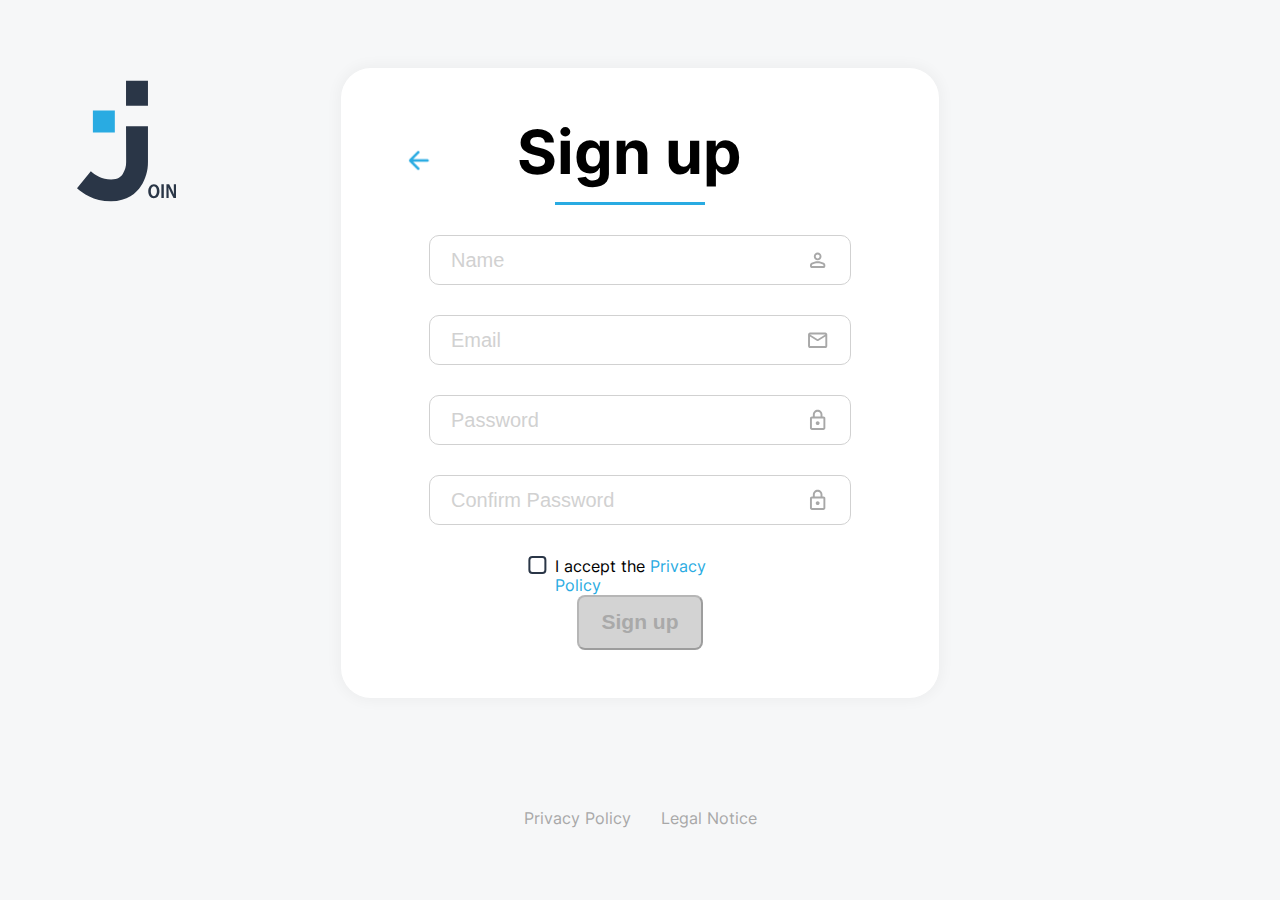
<file: html/signup.html>
<!DOCTYPE html>
<html lang="en">

<head>
  <meta charset="UTF-8" />
  <meta name="viewport" content="width=device-width, initial-scale=1.0" />
  <title>Sign up</title>
  <link rel="stylesheet" href="../style.css" />
  <link rel="stylesheet" href="../style_2.css">
  <link rel="stylesheet" href="../css/signup.css" />
  <link rel="stylesheet" href="../fonts.css" />
  <link rel="stylesheet" href="../assets/templates/css/signup_mediaqueries.css">
  <link rel="shortcut icon" href="../assets/img/favicon.ico" type="image/x-icon" />
  <script src="../js/signup.js"></script>
</head>

<body onload="onloadDatabase()">
  <div class="container">
    <img class="logoSignupPage" src="../assets/img/logoLarge.svg" alt="Logo" />
    <div class="signupContainer">
      <header>
        <a class="signupArrow" href="../index.html"></a>
        <h1 class="signupHeadline">Sign up</h1>
      </header>
      <div class="mainCredentialsSignup">
        <div class="signupInputFields">
          <div id="overlay" class="overlay">You signed up successfully</div>
          <form action="" style="
              display: flex;
              flex-direction: column;
              align-items: center;
              gap: 32px;
            " onsubmit="signup(); return false">
            <div class="emailContainer">
              <input class="signupEmail" type="text" placeholder="Name" id="signupNameInput" required pattern="^[^\s]+\s[^\s]+$" 
              title="Please enter your full name (first name and last name)." />
              <img class="emailIcon" src="../assets/img/personIcon.svg" alt="Person" />
            </div>
            <div class="emailContainer">
              <input class="signupEmail" type="email" placeholder="Email" id="signupEmailInput" required pattern="^[^\s@]+@[^\s@]+\.[^\s@]+$" 
              title="Please enter a valid email address." />
              <img class="emailIcon" src="../assets/img/mailIcon.svg" alt="Email" />
            </div>
            <div class="emailContainer">
              <input class="signupPassword" type="password" placeholder="Password" id="signupPasswordInput" required />
              <img class="emailIcon" src="../assets/img/lockIcon.svg" alt="Schloss" id="signupLockIcon" />
            </div>
            <div class="emailContainer">
              <input class="signupPassword confirmPassword" type="password" placeholder="Confirm Password"
                id="signupConfirmPassword" required />
              <img class="emailIcon" src="../assets/img/lockIcon.svg" alt="Schloss" id="signupValidationLockIcon" />
            </div>
            <div id="errorMessage" class="errorMessageSignup">
              Ups! Your password does not match.
            </div>
            <div id="customErrorMessage" class="errorMessageSignup"></div>
        </div>
        <div class="privacyPolicySection">
          <input class="checkboxRemember" type="checkbox" id="rememberMe" />
          <label for="rememberMe" class="checkboxLabel">I accept the
            <a href="./privacy_policy.html" class="linkPolicy">Privacy Policy</a></label>
        </div>
      </div>
      <button type="submit" id="signupButton">
        Sign up
      </button>
      </form>
    </div>
    <div class="legalButtonsContainerSignup">
      <button class="legalButtonLeft" onclick="redirectToPrivacyPage()">
        Privacy Policy
      </button>
      <button class="legalButtonRight" onclick="redirectToLegalPage()">
        Legal Notice
      </button>
    </div>
  </div>
</body>

</html>
</file>
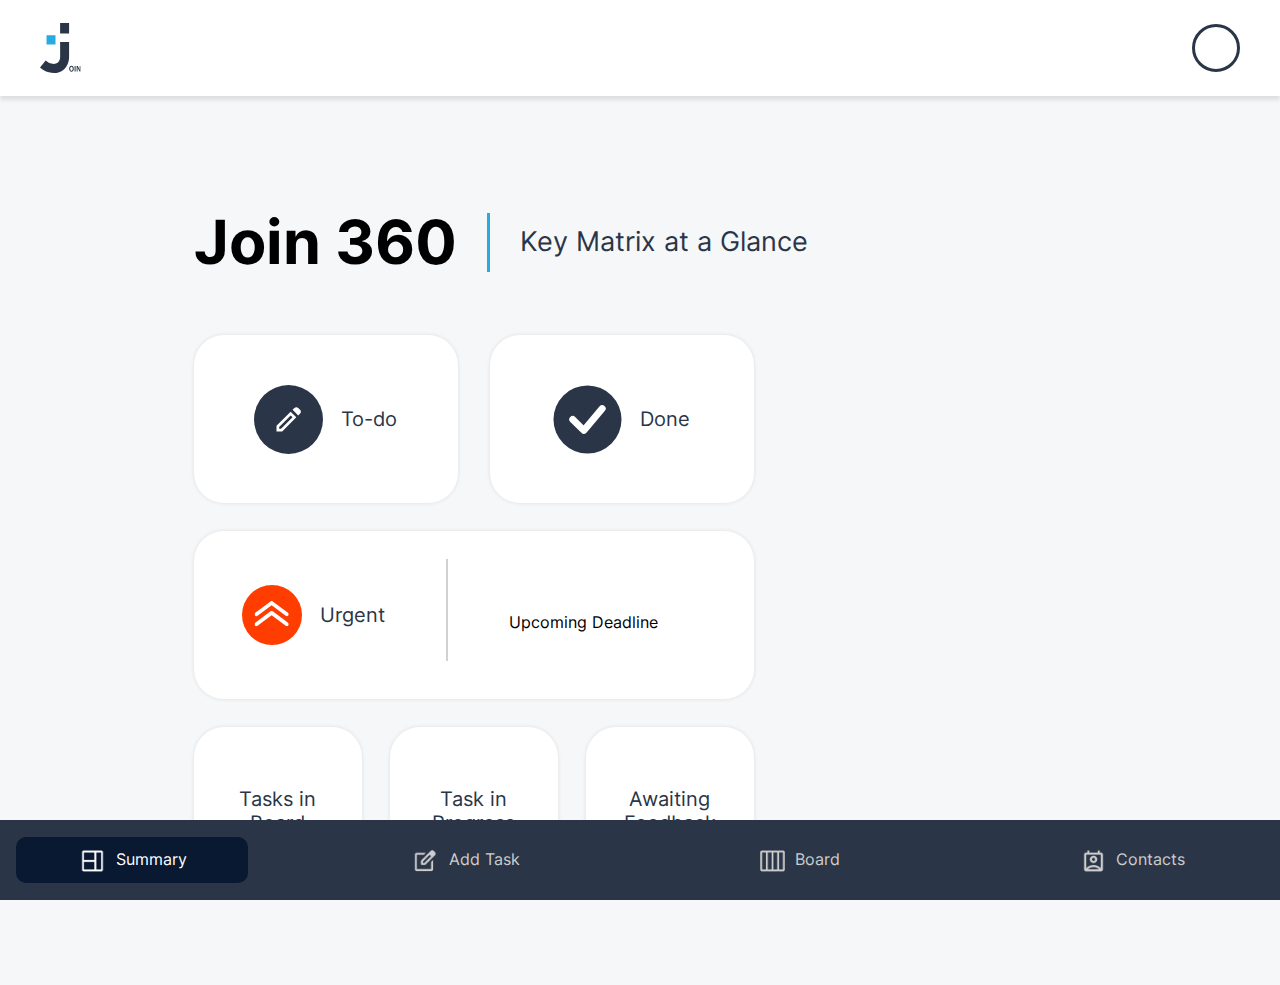
<file: html/summary.html>
<!DOCTYPE html>
<html lang="en">
<head>
    <meta charset="UTF-8">
    <meta name="viewport" content="width=device-width, initial-scale=1.0">
    <title>Summary</title>
    <script src="../assets/templates/template.js"></script>
    <script src="../js/summary.js"></script>
    <link rel="stylesheet" href="../assets/templates/templates.css">
    <link rel="stylesheet" href="../fonts.css">
    <link rel="stylesheet" href="../style.css">
    <link rel="stylesheet" href="../css/summary.css">
    <link rel="stylesheet" href="../assets/templates/css/summary_media.css">
    <link
      rel="shortcut icon"
      href="../assets/img/favicon.ico"
      type="image/x-icon"
    />
</head>
<body onload="summaryInit()">
    <div w3-include-html="../assets/templates/template.html"></div>
    <div id="titleSummary">
        <p class="summaryTitle">Join 360</p>
        <div class="vektorTextSummary">
            <div class="summaryTitleVektor"></div>
            <p class="summaryTitleText">Key Matrix at a Glance</p>
        </div>
        
    </div>
    <div class="summaryText">
        <div id="infosSummary">
            <div class="toDoDone">
                <div class="summaryToDO" onclick="location.href='board.html';">
                    <div class="summaryDoneImg backgroundImg-ToDo"></div>
                    <div class="flex-center">
                        <p id="summaryToDo" class="summaryNumber"></p>
                        <p class="summaryTaskText">To-do</p>
                    </div>
                </div>
                <div class="summaryToDO" onclick="location.href='board.html';">
                    <div class="summaryDoneImg backgroundImg-Done"></div>
                    <div class="flex-center">
                        <p id="summaryDone" class="summaryNumber"></p>
                        <p class="summaryTaskText">Done</p>
                    </div>
                </div>
            </div>
            <div class="timeLine" onclick="location.href='board.html';">
                <div class="timeLineUrgent">
                    <img class="summaryUrgentImg" src="../assets/img/Urgent.svg" alt="">
                    <div class="flex-center">
                        <p id="summaryNrUrgent" class="summaryNumber"></p>
                        <p class="summaryTaskText">Urgent</p>
                    </div>
                </div>
                <div class="timeLineVektor">
                </div>
                <div class="timeLineDate">
                    <p id="summaryDate" class="timeLineDateNumber"></p>
                    <p class="timeLineDateText">Upcoming Deadline</p>
                </div>
            </div>
            <div class="summaryTasks">
                <div class="summarySeparateTasks flex-center" onclick="location.href='board.html';">
                    <p id="summaryNrTask" class="summaryNumber"></p>
                    <p class="summaryTaskText">Tasks in <br> Board</p>
                </div>
                <div class="summarySeparateTasks flex-center" onclick="location.href='board.html';">
                    <p id="summaryProgress" class="summaryNumber"></p>
                    <p class="summaryTaskText">Task in <br> Progress</p>
                </div>
                <div class="summarySeparateTasks flex-center" onclick="location.href='board.html';">
                    <p id="summaryAwait" class="summaryNumber"></p>
                    <p class="summaryTaskText">Awaiting <br> Feedback</p>
                </div>
            </div>
        </div>
        <div id="textRegards">
            <p id="greetingSummary" class="regardsTime"></p>
            <p id="nameSummary" class="regardsName"></p>
        </div>
    </div>
</body>
</html>
</file>
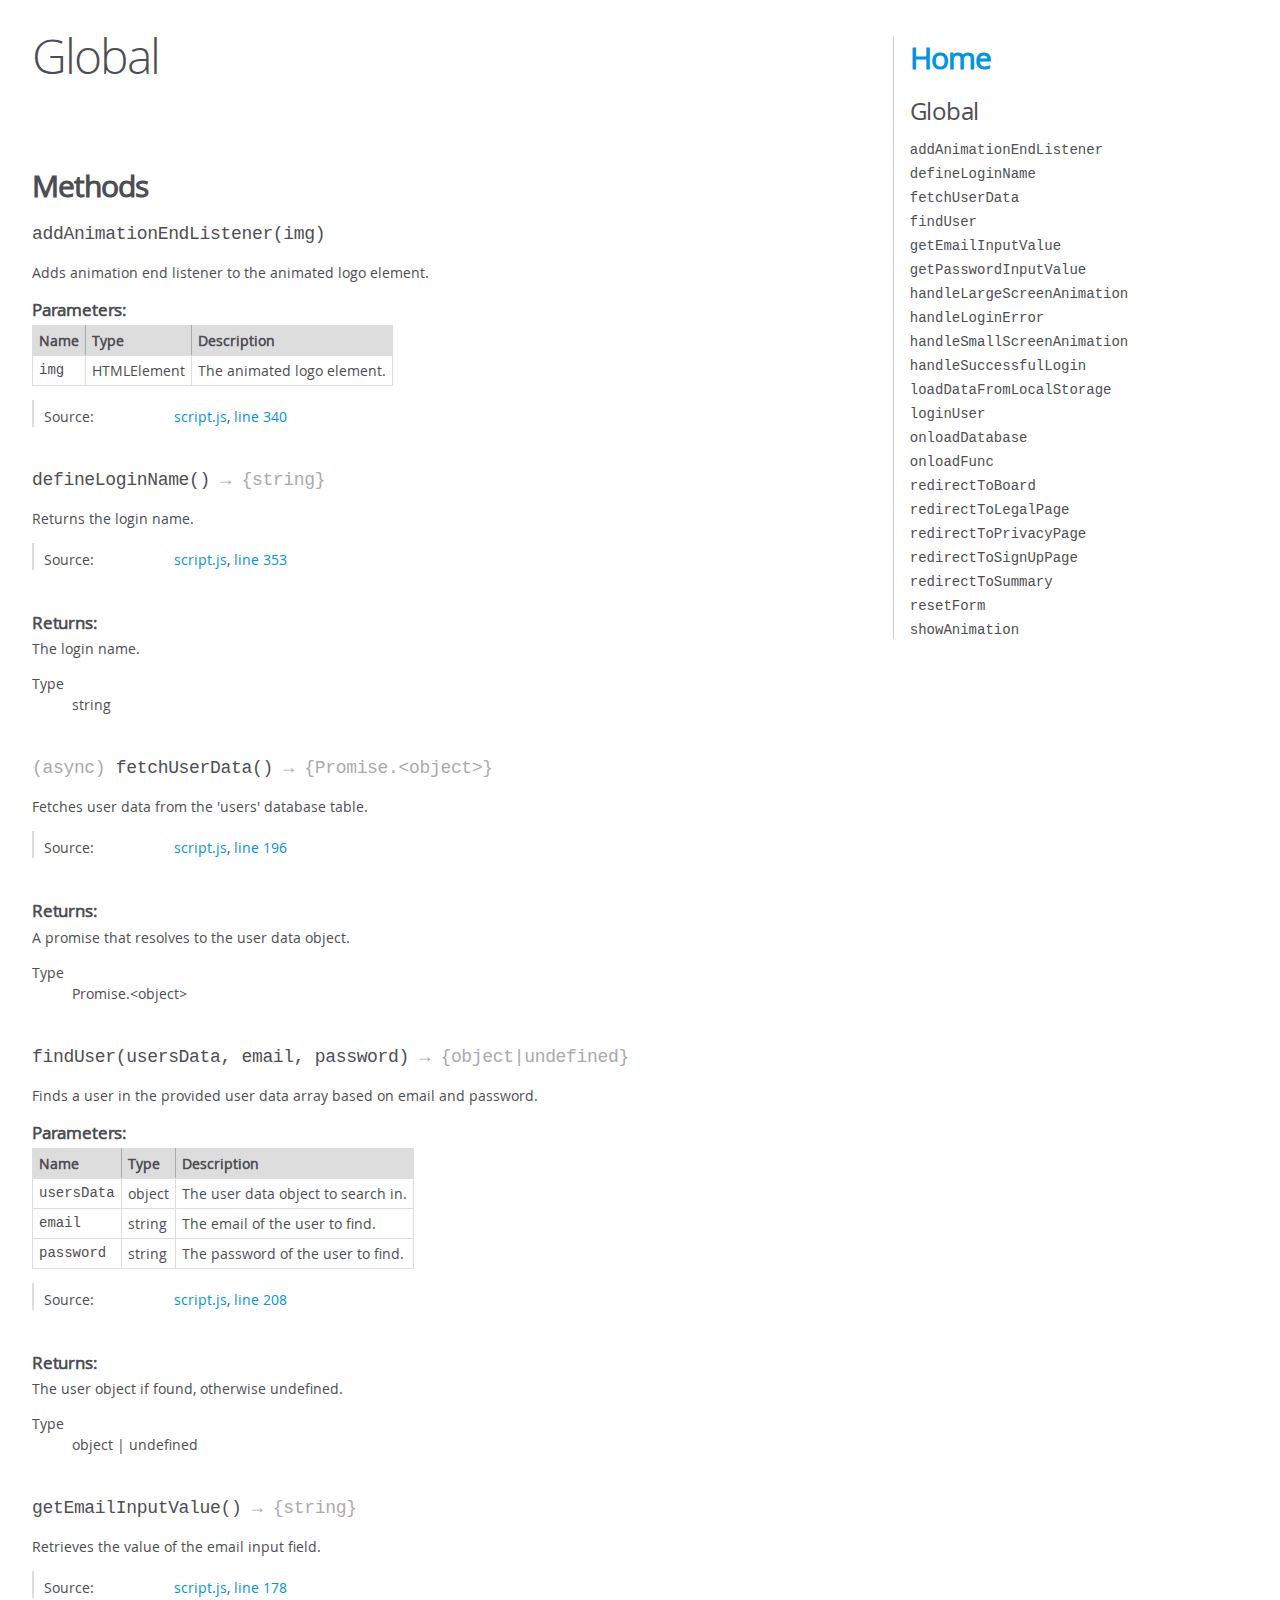
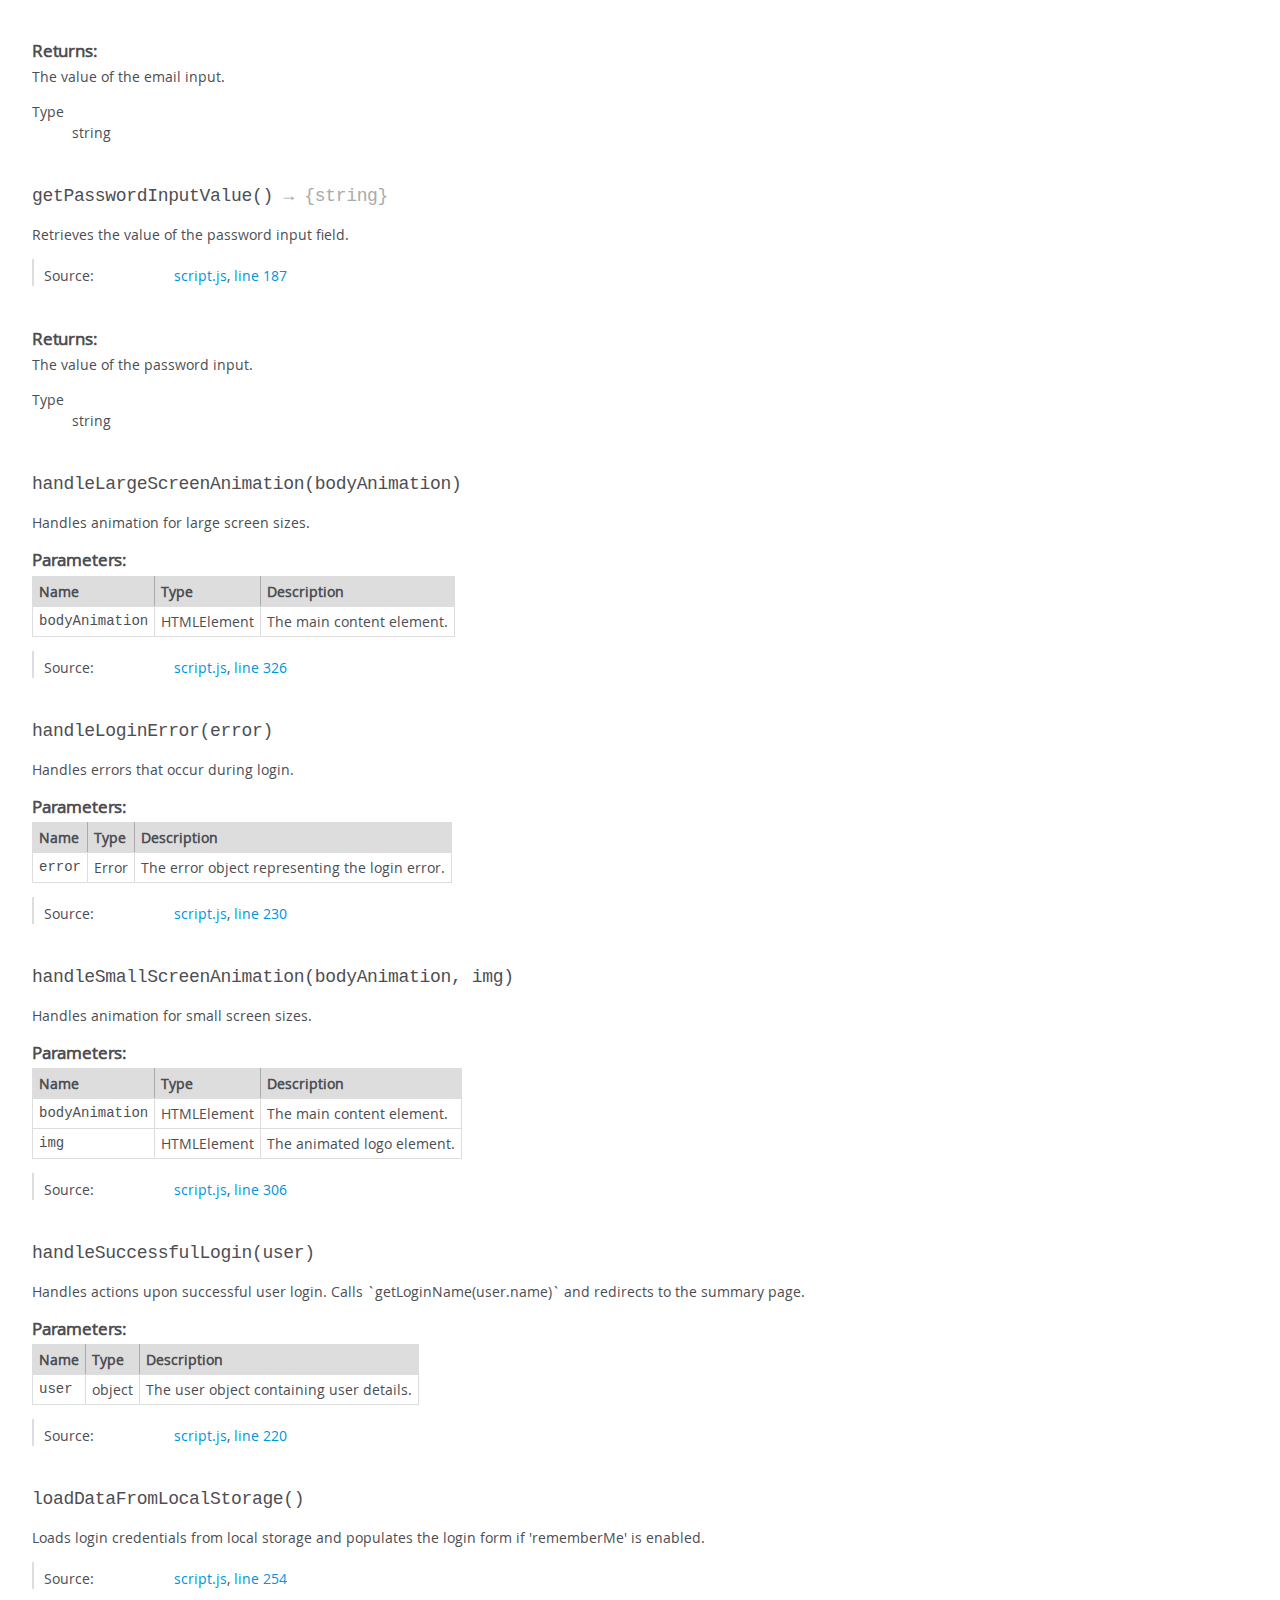
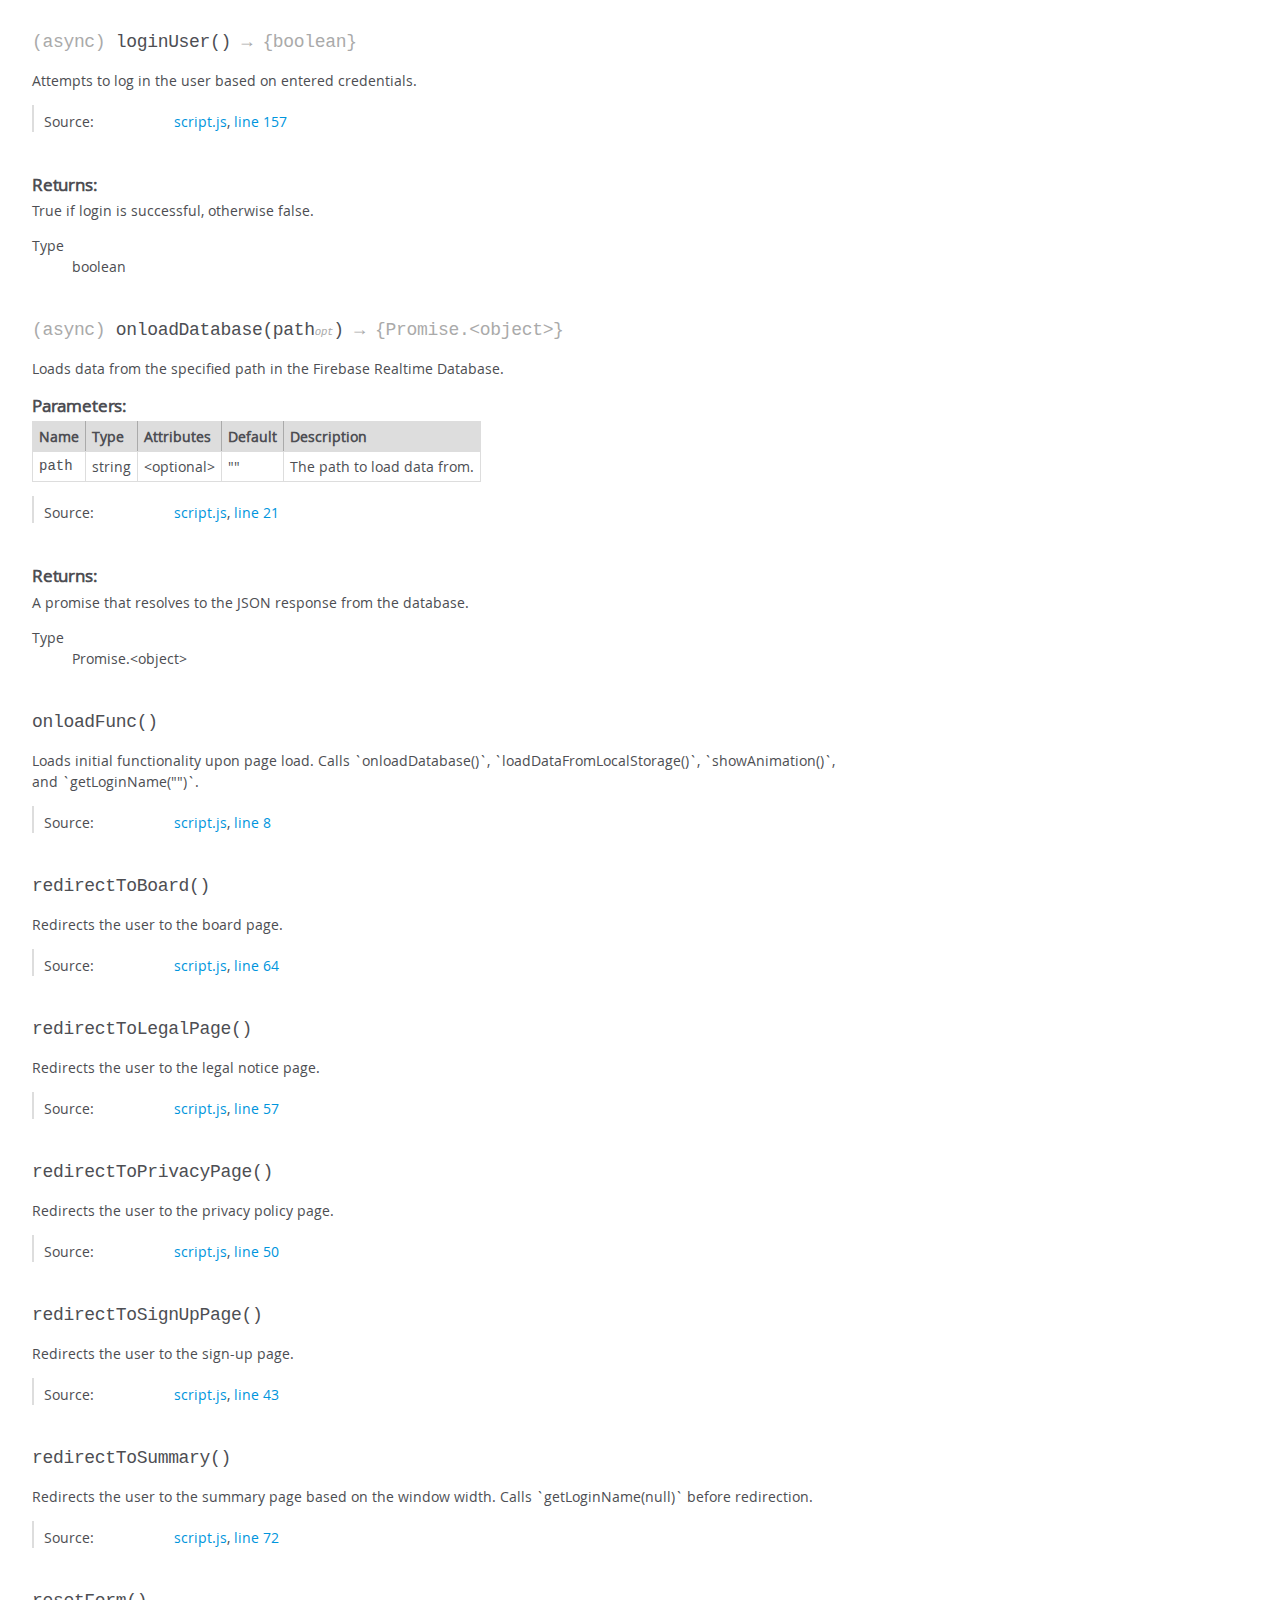
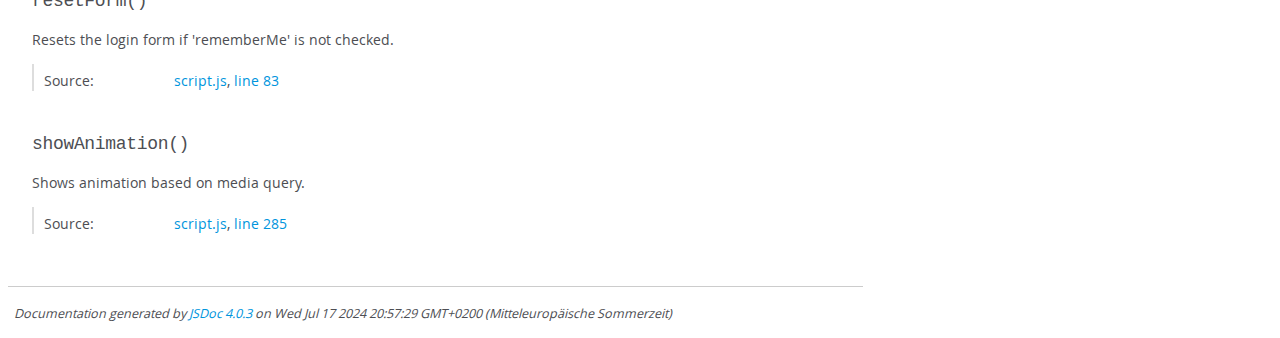
<file: out/global.html>
<!DOCTYPE html>
<html lang="en">
<head>
    <meta charset="utf-8">
    <title>JSDoc: Global</title>

    <script src="scripts/prettify/prettify.js"> </script>
    <script src="scripts/prettify/lang-css.js"> </script>
    <!--[if lt IE 9]>
      <script src="//html5shiv.googlecode.com/svn/trunk/html5.js"></script>
    <![endif]-->
    <link type="text/css" rel="stylesheet" href="styles/prettify-tomorrow.css">
    <link type="text/css" rel="stylesheet" href="styles/jsdoc-default.css">
</head>

<body>

<div id="main">

    <h1 class="page-title">Global</h1>

    




<section>

<header>
    
        <h2></h2>
        
    
</header>

<article>
    <div class="container-overview">
    
        

        


<dl class="details">

    

    

    

    

    

    

    

    

    

    

    

    

    

    

    

    
</dl>


        
    
    </div>

    

    

    

    

    

    

    

    
        <h3 class="subsection-title">Methods</h3>

        
            

    

    
    <h4 class="name" id="addAnimationEndListener"><span class="type-signature"></span>addAnimationEndListener<span class="signature">(img)</span><span class="type-signature"></span></h4>
    

    



<div class="description">
    Adds animation end listener to the animated logo element.
</div>









    <h5>Parameters:</h5>
    

<table class="params">
    <thead>
    <tr>
        
        <th>Name</th>
        

        <th>Type</th>

        

        

        <th class="last">Description</th>
    </tr>
    </thead>

    <tbody>
    

        <tr>
            
                <td class="name"><code>img</code></td>
            

            <td class="type">
            
                
<span class="param-type">HTMLElement</span>


            
            </td>

            

            

            <td class="description last">The animated logo element.</td>
        </tr>

    
    </tbody>
</table>






<dl class="details">

    

    

    

    

    

    

    

    

    

    

    

    

    
    <dt class="tag-source">Source:</dt>
    <dd class="tag-source"><ul class="dummy"><li>
        <a href="script.js.html">script.js</a>, <a href="script.js.html#line340">line 340</a>
    </li></ul></dd>
    

    

    

    
</dl>




















        
            

    

    
    <h4 class="name" id="defineLoginName"><span class="type-signature"></span>defineLoginName<span class="signature">()</span><span class="type-signature"> &rarr; {string}</span></h4>
    

    



<div class="description">
    Returns the login name.
</div>













<dl class="details">

    

    

    

    

    

    

    

    

    

    

    

    

    
    <dt class="tag-source">Source:</dt>
    <dd class="tag-source"><ul class="dummy"><li>
        <a href="script.js.html">script.js</a>, <a href="script.js.html#line353">line 353</a>
    </li></ul></dd>
    

    

    

    
</dl>















<h5>Returns:</h5>

        
<div class="param-desc">
    The login name.
</div>



<dl>
    <dt>
        Type
    </dt>
    <dd>
        
<span class="param-type">string</span>


    </dd>
</dl>

    





        
            

    

    
    <h4 class="name" id="fetchUserData"><span class="type-signature">(async) </span>fetchUserData<span class="signature">()</span><span class="type-signature"> &rarr; {Promise.&lt;object>}</span></h4>
    

    



<div class="description">
    Fetches user data from the 'users' database table.
</div>













<dl class="details">

    

    

    

    

    

    

    

    

    

    

    

    

    
    <dt class="tag-source">Source:</dt>
    <dd class="tag-source"><ul class="dummy"><li>
        <a href="script.js.html">script.js</a>, <a href="script.js.html#line196">line 196</a>
    </li></ul></dd>
    

    

    

    
</dl>















<h5>Returns:</h5>

        
<div class="param-desc">
    A promise that resolves to the user data object.
</div>



<dl>
    <dt>
        Type
    </dt>
    <dd>
        
<span class="param-type">Promise.&lt;object></span>


    </dd>
</dl>

    





        
            

    

    
    <h4 class="name" id="findUser"><span class="type-signature"></span>findUser<span class="signature">(usersData, email, password)</span><span class="type-signature"> &rarr; {object|undefined}</span></h4>
    

    



<div class="description">
    Finds a user in the provided user data array based on email and password.
</div>









    <h5>Parameters:</h5>
    

<table class="params">
    <thead>
    <tr>
        
        <th>Name</th>
        

        <th>Type</th>

        

        

        <th class="last">Description</th>
    </tr>
    </thead>

    <tbody>
    

        <tr>
            
                <td class="name"><code>usersData</code></td>
            

            <td class="type">
            
                
<span class="param-type">object</span>


            
            </td>

            

            

            <td class="description last">The user data object to search in.</td>
        </tr>

    

        <tr>
            
                <td class="name"><code>email</code></td>
            

            <td class="type">
            
                
<span class="param-type">string</span>


            
            </td>

            

            

            <td class="description last">The email of the user to find.</td>
        </tr>

    

        <tr>
            
                <td class="name"><code>password</code></td>
            

            <td class="type">
            
                
<span class="param-type">string</span>


            
            </td>

            

            

            <td class="description last">The password of the user to find.</td>
        </tr>

    
    </tbody>
</table>






<dl class="details">

    

    

    

    

    

    

    

    

    

    

    

    

    
    <dt class="tag-source">Source:</dt>
    <dd class="tag-source"><ul class="dummy"><li>
        <a href="script.js.html">script.js</a>, <a href="script.js.html#line208">line 208</a>
    </li></ul></dd>
    

    

    

    
</dl>















<h5>Returns:</h5>

        
<div class="param-desc">
    The user object if found, otherwise undefined.
</div>



<dl>
    <dt>
        Type
    </dt>
    <dd>
        
<span class="param-type">object</span>
|

<span class="param-type">undefined</span>


    </dd>
</dl>

    





        
            

    

    
    <h4 class="name" id="getEmailInputValue"><span class="type-signature"></span>getEmailInputValue<span class="signature">()</span><span class="type-signature"> &rarr; {string}</span></h4>
    

    



<div class="description">
    Retrieves the value of the email input field.
</div>













<dl class="details">

    

    

    

    

    

    

    

    

    

    

    

    

    
    <dt class="tag-source">Source:</dt>
    <dd class="tag-source"><ul class="dummy"><li>
        <a href="script.js.html">script.js</a>, <a href="script.js.html#line178">line 178</a>
    </li></ul></dd>
    

    

    

    
</dl>















<h5>Returns:</h5>

        
<div class="param-desc">
    The value of the email input.
</div>



<dl>
    <dt>
        Type
    </dt>
    <dd>
        
<span class="param-type">string</span>


    </dd>
</dl>

    





        
            

    

    
    <h4 class="name" id="getPasswordInputValue"><span class="type-signature"></span>getPasswordInputValue<span class="signature">()</span><span class="type-signature"> &rarr; {string}</span></h4>
    

    



<div class="description">
    Retrieves the value of the password input field.
</div>













<dl class="details">

    

    

    

    

    

    

    

    

    

    

    

    

    
    <dt class="tag-source">Source:</dt>
    <dd class="tag-source"><ul class="dummy"><li>
        <a href="script.js.html">script.js</a>, <a href="script.js.html#line187">line 187</a>
    </li></ul></dd>
    

    

    

    
</dl>















<h5>Returns:</h5>

        
<div class="param-desc">
    The value of the password input.
</div>



<dl>
    <dt>
        Type
    </dt>
    <dd>
        
<span class="param-type">string</span>


    </dd>
</dl>

    





        
            

    

    
    <h4 class="name" id="handleLargeScreenAnimation"><span class="type-signature"></span>handleLargeScreenAnimation<span class="signature">(bodyAnimation)</span><span class="type-signature"></span></h4>
    

    



<div class="description">
    Handles animation for large screen sizes.
</div>









    <h5>Parameters:</h5>
    

<table class="params">
    <thead>
    <tr>
        
        <th>Name</th>
        

        <th>Type</th>

        

        

        <th class="last">Description</th>
    </tr>
    </thead>

    <tbody>
    

        <tr>
            
                <td class="name"><code>bodyAnimation</code></td>
            

            <td class="type">
            
                
<span class="param-type">HTMLElement</span>


            
            </td>

            

            

            <td class="description last">The main content element.</td>
        </tr>

    
    </tbody>
</table>






<dl class="details">

    

    

    

    

    

    

    

    

    

    

    

    

    
    <dt class="tag-source">Source:</dt>
    <dd class="tag-source"><ul class="dummy"><li>
        <a href="script.js.html">script.js</a>, <a href="script.js.html#line326">line 326</a>
    </li></ul></dd>
    

    

    

    
</dl>




















        
            

    

    
    <h4 class="name" id="handleLoginError"><span class="type-signature"></span>handleLoginError<span class="signature">(error)</span><span class="type-signature"></span></h4>
    

    



<div class="description">
    Handles errors that occur during login.
</div>









    <h5>Parameters:</h5>
    

<table class="params">
    <thead>
    <tr>
        
        <th>Name</th>
        

        <th>Type</th>

        

        

        <th class="last">Description</th>
    </tr>
    </thead>

    <tbody>
    

        <tr>
            
                <td class="name"><code>error</code></td>
            

            <td class="type">
            
                
<span class="param-type">Error</span>


            
            </td>

            

            

            <td class="description last">The error object representing the login error.</td>
        </tr>

    
    </tbody>
</table>






<dl class="details">

    

    

    

    

    

    

    

    

    

    

    

    

    
    <dt class="tag-source">Source:</dt>
    <dd class="tag-source"><ul class="dummy"><li>
        <a href="script.js.html">script.js</a>, <a href="script.js.html#line230">line 230</a>
    </li></ul></dd>
    

    

    

    
</dl>




















        
            

    

    
    <h4 class="name" id="handleSmallScreenAnimation"><span class="type-signature"></span>handleSmallScreenAnimation<span class="signature">(bodyAnimation, img)</span><span class="type-signature"></span></h4>
    

    



<div class="description">
    Handles animation for small screen sizes.
</div>









    <h5>Parameters:</h5>
    

<table class="params">
    <thead>
    <tr>
        
        <th>Name</th>
        

        <th>Type</th>

        

        

        <th class="last">Description</th>
    </tr>
    </thead>

    <tbody>
    

        <tr>
            
                <td class="name"><code>bodyAnimation</code></td>
            

            <td class="type">
            
                
<span class="param-type">HTMLElement</span>


            
            </td>

            

            

            <td class="description last">The main content element.</td>
        </tr>

    

        <tr>
            
                <td class="name"><code>img</code></td>
            

            <td class="type">
            
                
<span class="param-type">HTMLElement</span>


            
            </td>

            

            

            <td class="description last">The animated logo element.</td>
        </tr>

    
    </tbody>
</table>






<dl class="details">

    

    

    

    

    

    

    

    

    

    

    

    

    
    <dt class="tag-source">Source:</dt>
    <dd class="tag-source"><ul class="dummy"><li>
        <a href="script.js.html">script.js</a>, <a href="script.js.html#line306">line 306</a>
    </li></ul></dd>
    

    

    

    
</dl>




















        
            

    

    
    <h4 class="name" id="handleSuccessfulLogin"><span class="type-signature"></span>handleSuccessfulLogin<span class="signature">(user)</span><span class="type-signature"></span></h4>
    

    



<div class="description">
    Handles actions upon successful user login.Calls `getLoginName(user.name)` and redirects to the summary page.
</div>









    <h5>Parameters:</h5>
    

<table class="params">
    <thead>
    <tr>
        
        <th>Name</th>
        

        <th>Type</th>

        

        

        <th class="last">Description</th>
    </tr>
    </thead>

    <tbody>
    

        <tr>
            
                <td class="name"><code>user</code></td>
            

            <td class="type">
            
                
<span class="param-type">object</span>


            
            </td>

            

            

            <td class="description last">The user object containing user details.</td>
        </tr>

    
    </tbody>
</table>






<dl class="details">

    

    

    

    

    

    

    

    

    

    

    

    

    
    <dt class="tag-source">Source:</dt>
    <dd class="tag-source"><ul class="dummy"><li>
        <a href="script.js.html">script.js</a>, <a href="script.js.html#line220">line 220</a>
    </li></ul></dd>
    

    

    

    
</dl>




















        
            

    

    
    <h4 class="name" id="loadDataFromLocalStorage"><span class="type-signature"></span>loadDataFromLocalStorage<span class="signature">()</span><span class="type-signature"></span></h4>
    

    



<div class="description">
    Loads login credentials from local storage and populates the login form if 'rememberMe' is enabled.
</div>













<dl class="details">

    

    

    

    

    

    

    

    

    

    

    

    

    
    <dt class="tag-source">Source:</dt>
    <dd class="tag-source"><ul class="dummy"><li>
        <a href="script.js.html">script.js</a>, <a href="script.js.html#line254">line 254</a>
    </li></ul></dd>
    

    

    

    
</dl>




















        
            

    

    
    <h4 class="name" id="loginUser"><span class="type-signature">(async) </span>loginUser<span class="signature">()</span><span class="type-signature"> &rarr; {boolean}</span></h4>
    

    



<div class="description">
    Attempts to log in the user based on entered credentials.
</div>













<dl class="details">

    

    

    

    

    

    

    

    

    

    

    

    

    
    <dt class="tag-source">Source:</dt>
    <dd class="tag-source"><ul class="dummy"><li>
        <a href="script.js.html">script.js</a>, <a href="script.js.html#line157">line 157</a>
    </li></ul></dd>
    

    

    

    
</dl>















<h5>Returns:</h5>

        
<div class="param-desc">
    True if login is successful, otherwise false.
</div>



<dl>
    <dt>
        Type
    </dt>
    <dd>
        
<span class="param-type">boolean</span>


    </dd>
</dl>

    





        
            

    

    
    <h4 class="name" id="onloadDatabase"><span class="type-signature">(async) </span>onloadDatabase<span class="signature">(path<span class="signature-attributes">opt</span>)</span><span class="type-signature"> &rarr; {Promise.&lt;object>}</span></h4>
    

    



<div class="description">
    Loads data from the specified path in the Firebase Realtime Database.
</div>









    <h5>Parameters:</h5>
    

<table class="params">
    <thead>
    <tr>
        
        <th>Name</th>
        

        <th>Type</th>

        
        <th>Attributes</th>
        

        
        <th>Default</th>
        

        <th class="last">Description</th>
    </tr>
    </thead>

    <tbody>
    

        <tr>
            
                <td class="name"><code>path</code></td>
            

            <td class="type">
            
                
<span class="param-type">string</span>


            
            </td>

            
                <td class="attributes">
                
                    &lt;optional><br>
                

                

                
                </td>
            

            
                <td class="default">
                
                    ""
                
                </td>
            

            <td class="description last">The path to load data from.</td>
        </tr>

    
    </tbody>
</table>






<dl class="details">

    

    

    

    

    

    

    

    

    

    

    

    

    
    <dt class="tag-source">Source:</dt>
    <dd class="tag-source"><ul class="dummy"><li>
        <a href="script.js.html">script.js</a>, <a href="script.js.html#line21">line 21</a>
    </li></ul></dd>
    

    

    

    
</dl>















<h5>Returns:</h5>

        
<div class="param-desc">
    A promise that resolves to the JSON response from the database.
</div>



<dl>
    <dt>
        Type
    </dt>
    <dd>
        
<span class="param-type">Promise.&lt;object></span>


    </dd>
</dl>

    





        
            

    

    
    <h4 class="name" id="onloadFunc"><span class="type-signature"></span>onloadFunc<span class="signature">()</span><span class="type-signature"></span></h4>
    

    



<div class="description">
    Loads initial functionality upon page load.Calls `onloadDatabase()`, `loadDataFromLocalStorage()`, `showAnimation()`, and `getLoginName("")`.
</div>













<dl class="details">

    

    

    

    

    

    

    

    

    

    

    

    

    
    <dt class="tag-source">Source:</dt>
    <dd class="tag-source"><ul class="dummy"><li>
        <a href="script.js.html">script.js</a>, <a href="script.js.html#line8">line 8</a>
    </li></ul></dd>
    

    

    

    
</dl>




















        
            

    

    
    <h4 class="name" id="redirectToBoard"><span class="type-signature"></span>redirectToBoard<span class="signature">()</span><span class="type-signature"></span></h4>
    

    



<div class="description">
    Redirects the user to the board page.
</div>













<dl class="details">

    

    

    

    

    

    

    

    

    

    

    

    

    
    <dt class="tag-source">Source:</dt>
    <dd class="tag-source"><ul class="dummy"><li>
        <a href="script.js.html">script.js</a>, <a href="script.js.html#line64">line 64</a>
    </li></ul></dd>
    

    

    

    
</dl>




















        
            

    

    
    <h4 class="name" id="redirectToLegalPage"><span class="type-signature"></span>redirectToLegalPage<span class="signature">()</span><span class="type-signature"></span></h4>
    

    



<div class="description">
    Redirects the user to the legal notice page.
</div>













<dl class="details">

    

    

    

    

    

    

    

    

    

    

    

    

    
    <dt class="tag-source">Source:</dt>
    <dd class="tag-source"><ul class="dummy"><li>
        <a href="script.js.html">script.js</a>, <a href="script.js.html#line57">line 57</a>
    </li></ul></dd>
    

    

    

    
</dl>




















        
            

    

    
    <h4 class="name" id="redirectToPrivacyPage"><span class="type-signature"></span>redirectToPrivacyPage<span class="signature">()</span><span class="type-signature"></span></h4>
    

    



<div class="description">
    Redirects the user to the privacy policy page.
</div>













<dl class="details">

    

    

    

    

    

    

    

    

    

    

    

    

    
    <dt class="tag-source">Source:</dt>
    <dd class="tag-source"><ul class="dummy"><li>
        <a href="script.js.html">script.js</a>, <a href="script.js.html#line50">line 50</a>
    </li></ul></dd>
    

    

    

    
</dl>




















        
            

    

    
    <h4 class="name" id="redirectToSignUpPage"><span class="type-signature"></span>redirectToSignUpPage<span class="signature">()</span><span class="type-signature"></span></h4>
    

    



<div class="description">
    Redirects the user to the sign-up page.
</div>













<dl class="details">

    

    

    

    

    

    

    

    

    

    

    

    

    
    <dt class="tag-source">Source:</dt>
    <dd class="tag-source"><ul class="dummy"><li>
        <a href="script.js.html">script.js</a>, <a href="script.js.html#line43">line 43</a>
    </li></ul></dd>
    

    

    

    
</dl>




















        
            

    

    
    <h4 class="name" id="redirectToSummary"><span class="type-signature"></span>redirectToSummary<span class="signature">()</span><span class="type-signature"></span></h4>
    

    



<div class="description">
    Redirects the user to the summary page based on the window width.Calls `getLoginName(null)` before redirection.
</div>













<dl class="details">

    

    

    

    

    

    

    

    

    

    

    

    

    
    <dt class="tag-source">Source:</dt>
    <dd class="tag-source"><ul class="dummy"><li>
        <a href="script.js.html">script.js</a>, <a href="script.js.html#line72">line 72</a>
    </li></ul></dd>
    

    

    

    
</dl>




















        
            

    

    
    <h4 class="name" id="resetForm"><span class="type-signature"></span>resetForm<span class="signature">()</span><span class="type-signature"></span></h4>
    

    



<div class="description">
    Resets the login form if 'rememberMe' is not checked.
</div>













<dl class="details">

    

    

    

    

    

    

    

    

    

    

    

    

    
    <dt class="tag-source">Source:</dt>
    <dd class="tag-source"><ul class="dummy"><li>
        <a href="script.js.html">script.js</a>, <a href="script.js.html#line83">line 83</a>
    </li></ul></dd>
    

    

    

    
</dl>




















        
            

    

    
    <h4 class="name" id="showAnimation"><span class="type-signature"></span>showAnimation<span class="signature">()</span><span class="type-signature"></span></h4>
    

    



<div class="description">
    Shows animation based on media query.
</div>













<dl class="details">

    

    

    

    

    

    

    

    

    

    

    

    

    
    <dt class="tag-source">Source:</dt>
    <dd class="tag-source"><ul class="dummy"><li>
        <a href="script.js.html">script.js</a>, <a href="script.js.html#line285">line 285</a>
    </li></ul></dd>
    

    

    

    
</dl>




















        
    

    

    
</article>

</section>




</div>

<nav>
    <h2><a href="index.html">Home</a></h2><h3>Global</h3><ul><li><a href="global.html#addAnimationEndListener">addAnimationEndListener</a></li><li><a href="global.html#defineLoginName">defineLoginName</a></li><li><a href="global.html#fetchUserData">fetchUserData</a></li><li><a href="global.html#findUser">findUser</a></li><li><a href="global.html#getEmailInputValue">getEmailInputValue</a></li><li><a href="global.html#getPasswordInputValue">getPasswordInputValue</a></li><li><a href="global.html#handleLargeScreenAnimation">handleLargeScreenAnimation</a></li><li><a href="global.html#handleLoginError">handleLoginError</a></li><li><a href="global.html#handleSmallScreenAnimation">handleSmallScreenAnimation</a></li><li><a href="global.html#handleSuccessfulLogin">handleSuccessfulLogin</a></li><li><a href="global.html#loadDataFromLocalStorage">loadDataFromLocalStorage</a></li><li><a href="global.html#loginUser">loginUser</a></li><li><a href="global.html#onloadDatabase">onloadDatabase</a></li><li><a href="global.html#onloadFunc">onloadFunc</a></li><li><a href="global.html#redirectToBoard">redirectToBoard</a></li><li><a href="global.html#redirectToLegalPage">redirectToLegalPage</a></li><li><a href="global.html#redirectToPrivacyPage">redirectToPrivacyPage</a></li><li><a href="global.html#redirectToSignUpPage">redirectToSignUpPage</a></li><li><a href="global.html#redirectToSummary">redirectToSummary</a></li><li><a href="global.html#resetForm">resetForm</a></li><li><a href="global.html#showAnimation">showAnimation</a></li></ul>
</nav>

<br class="clear">

<footer>
    Documentation generated by <a href="https://github.com/jsdoc/jsdoc">JSDoc 4.0.3</a> on Wed Jul 17 2024 20:57:29 GMT+0200 (Mitteleuropäische Sommerzeit)
</footer>

<script> prettyPrint(); </script>
<script src="scripts/linenumber.js"> </script>
</body>
</html>
</file>
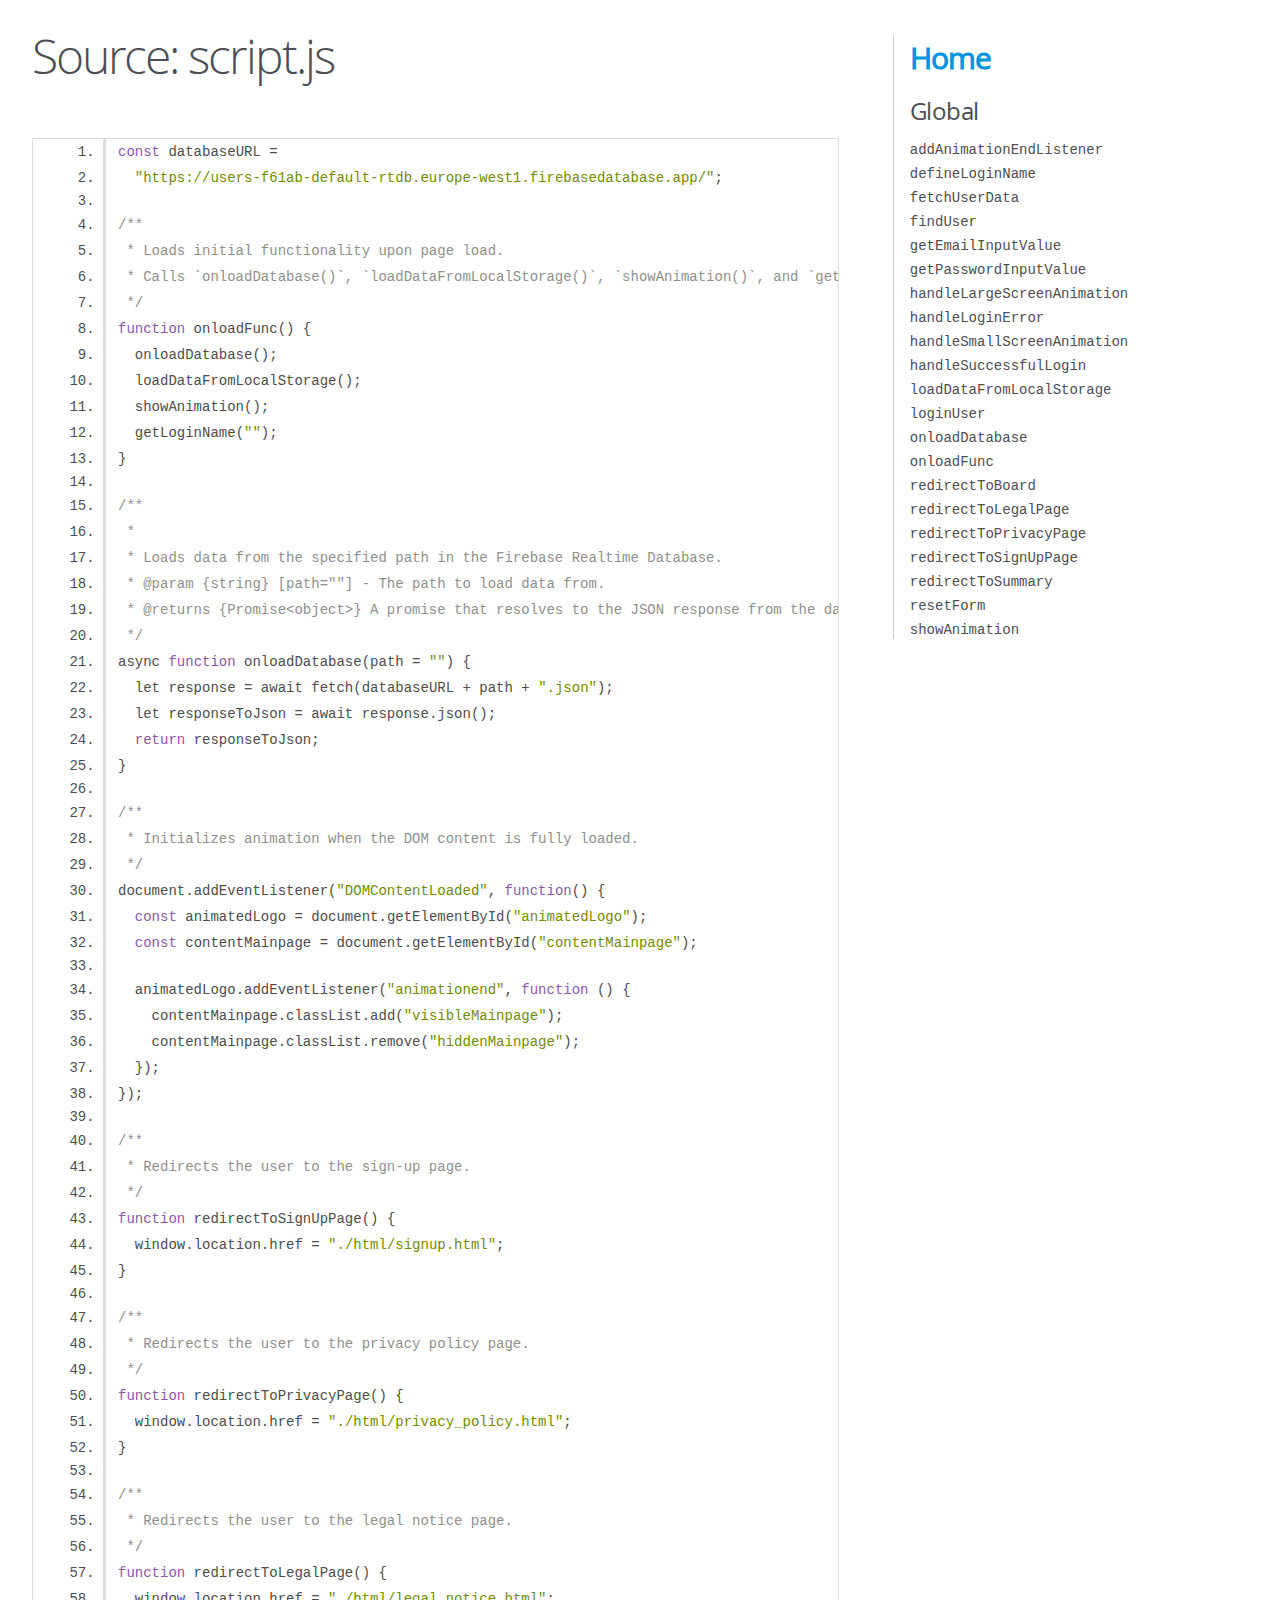
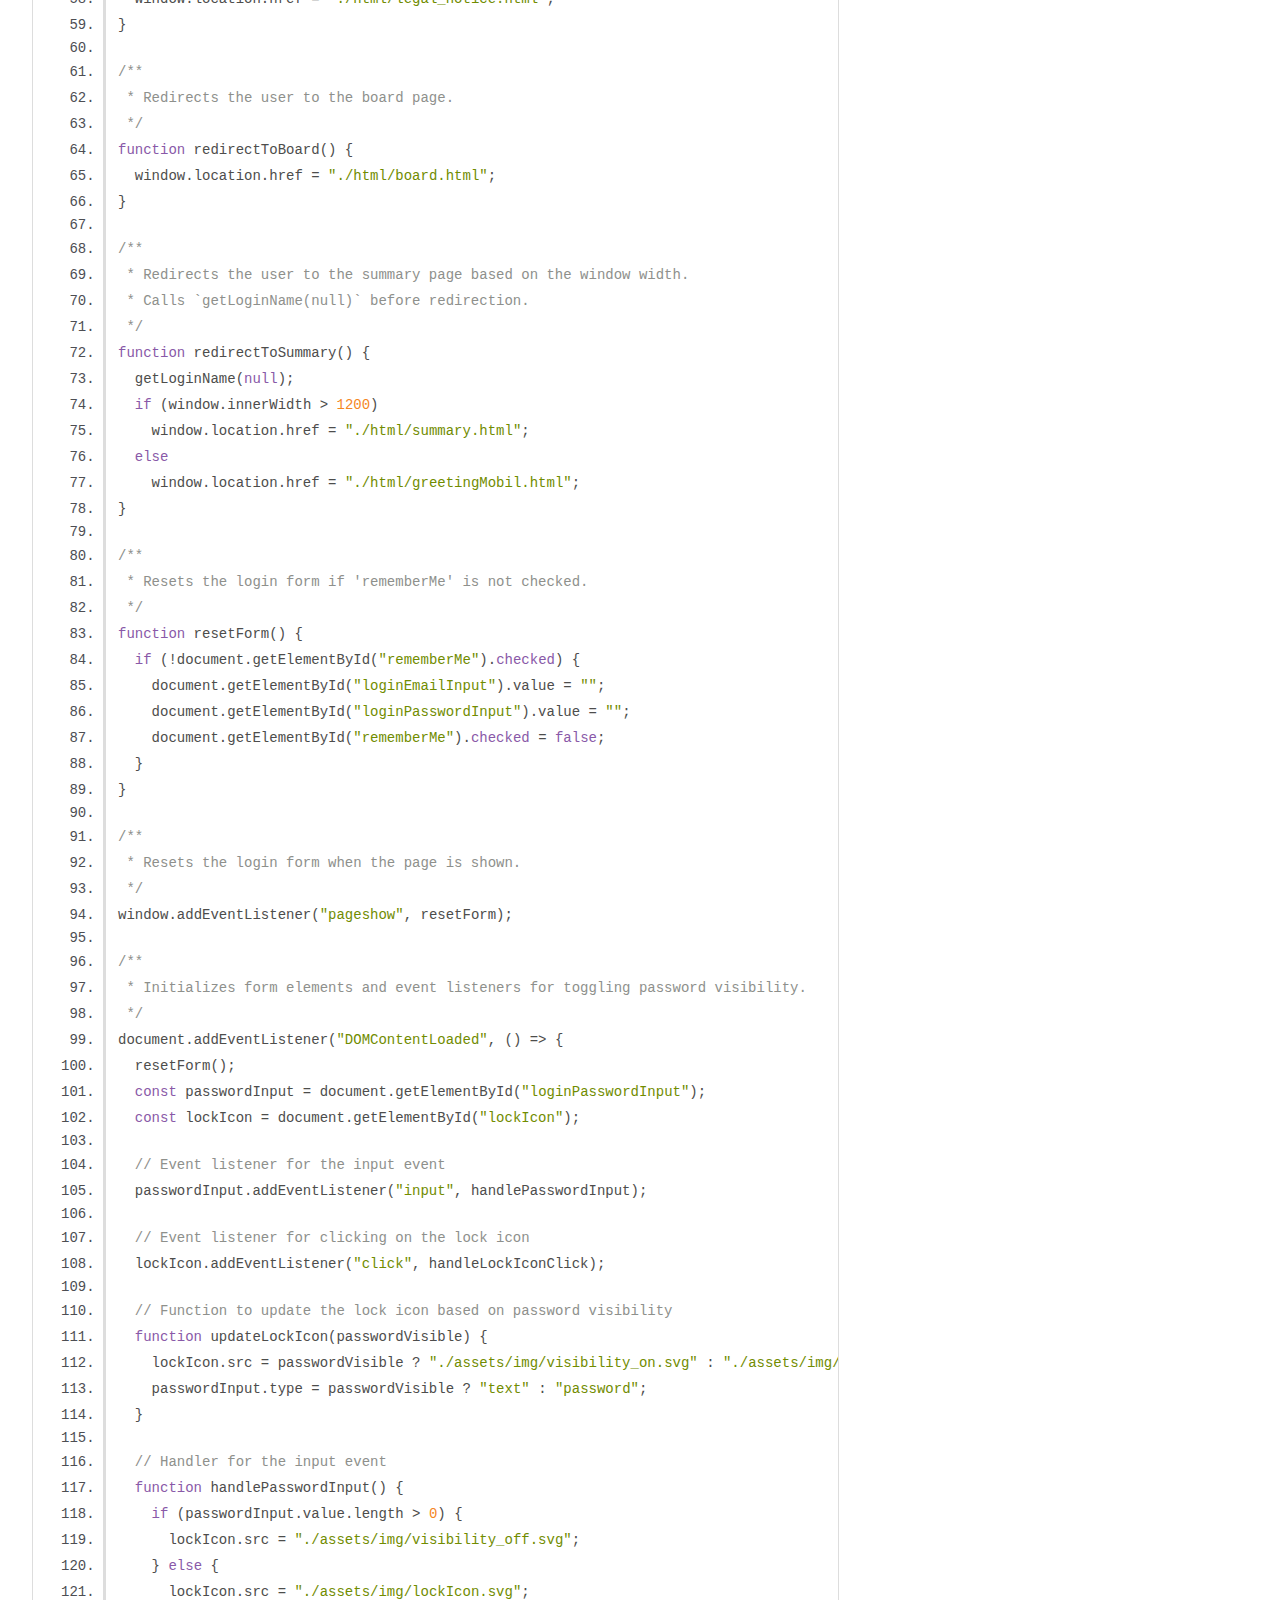
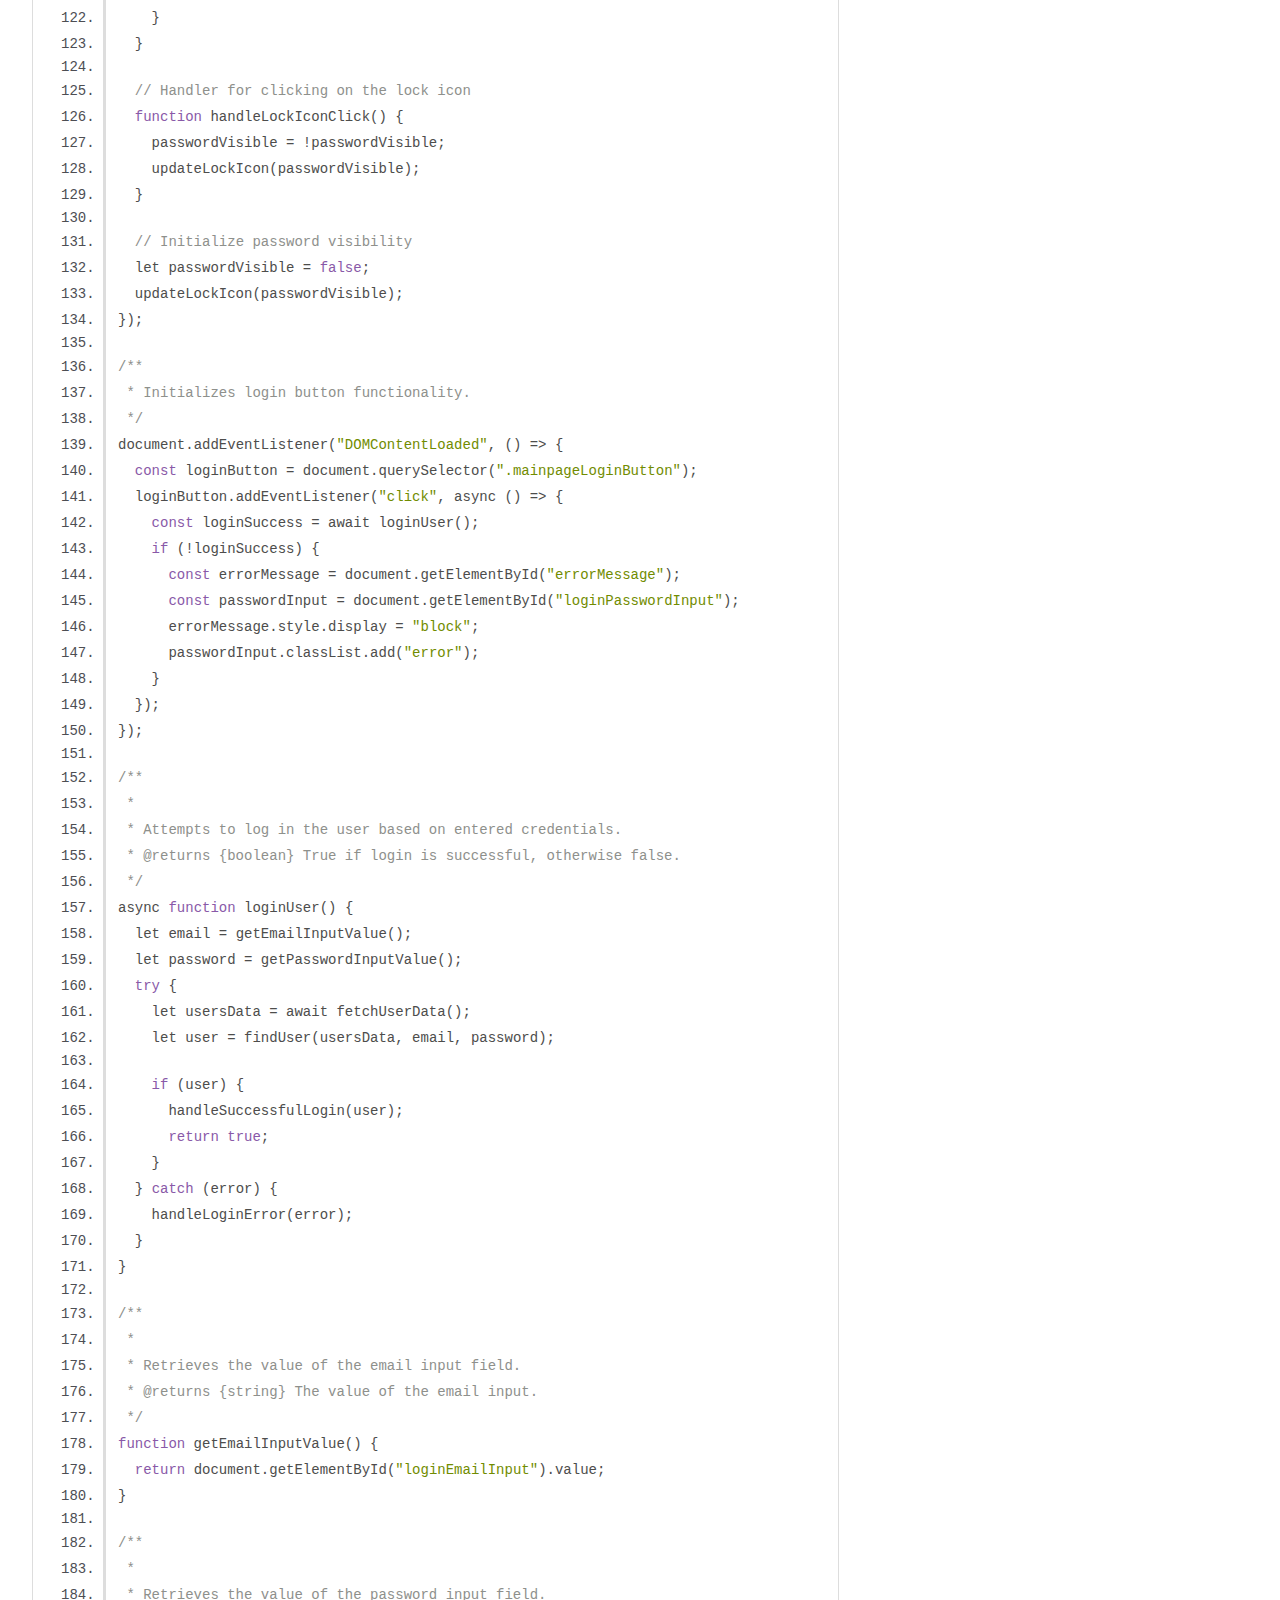
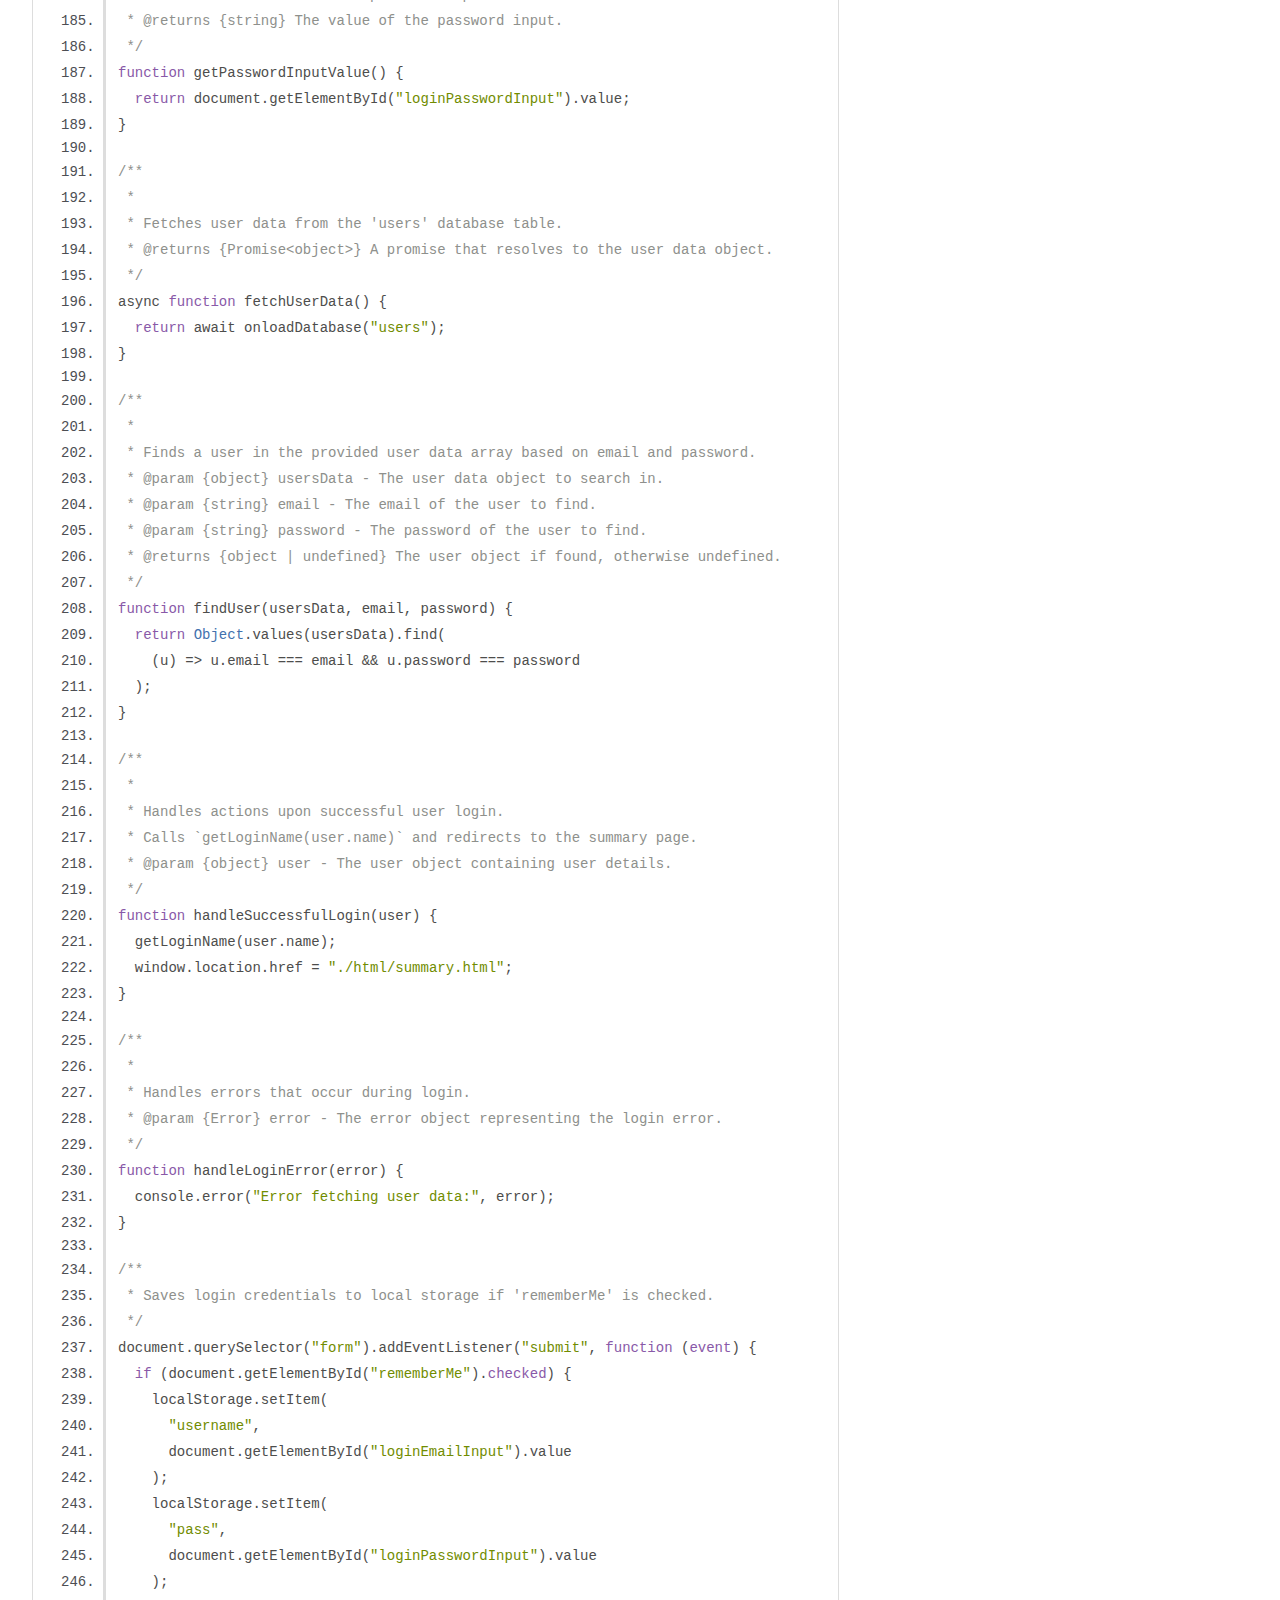
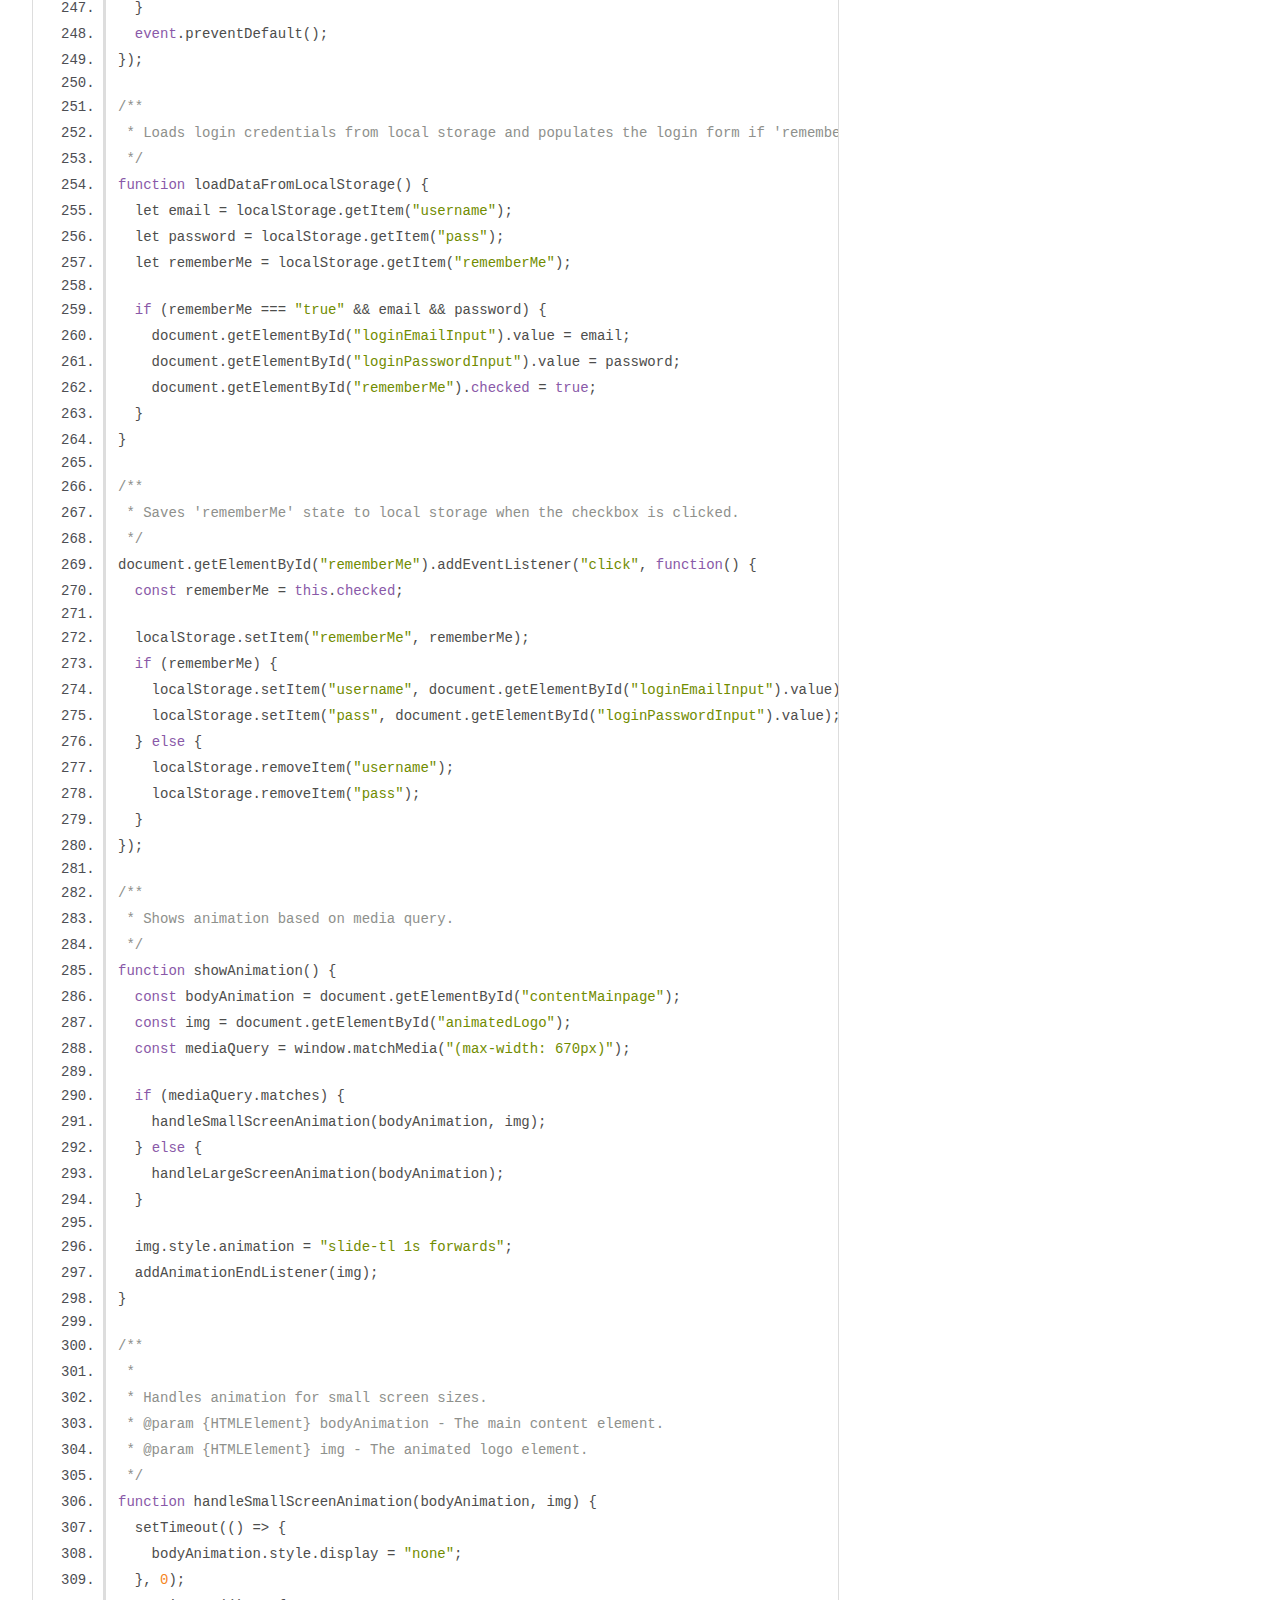
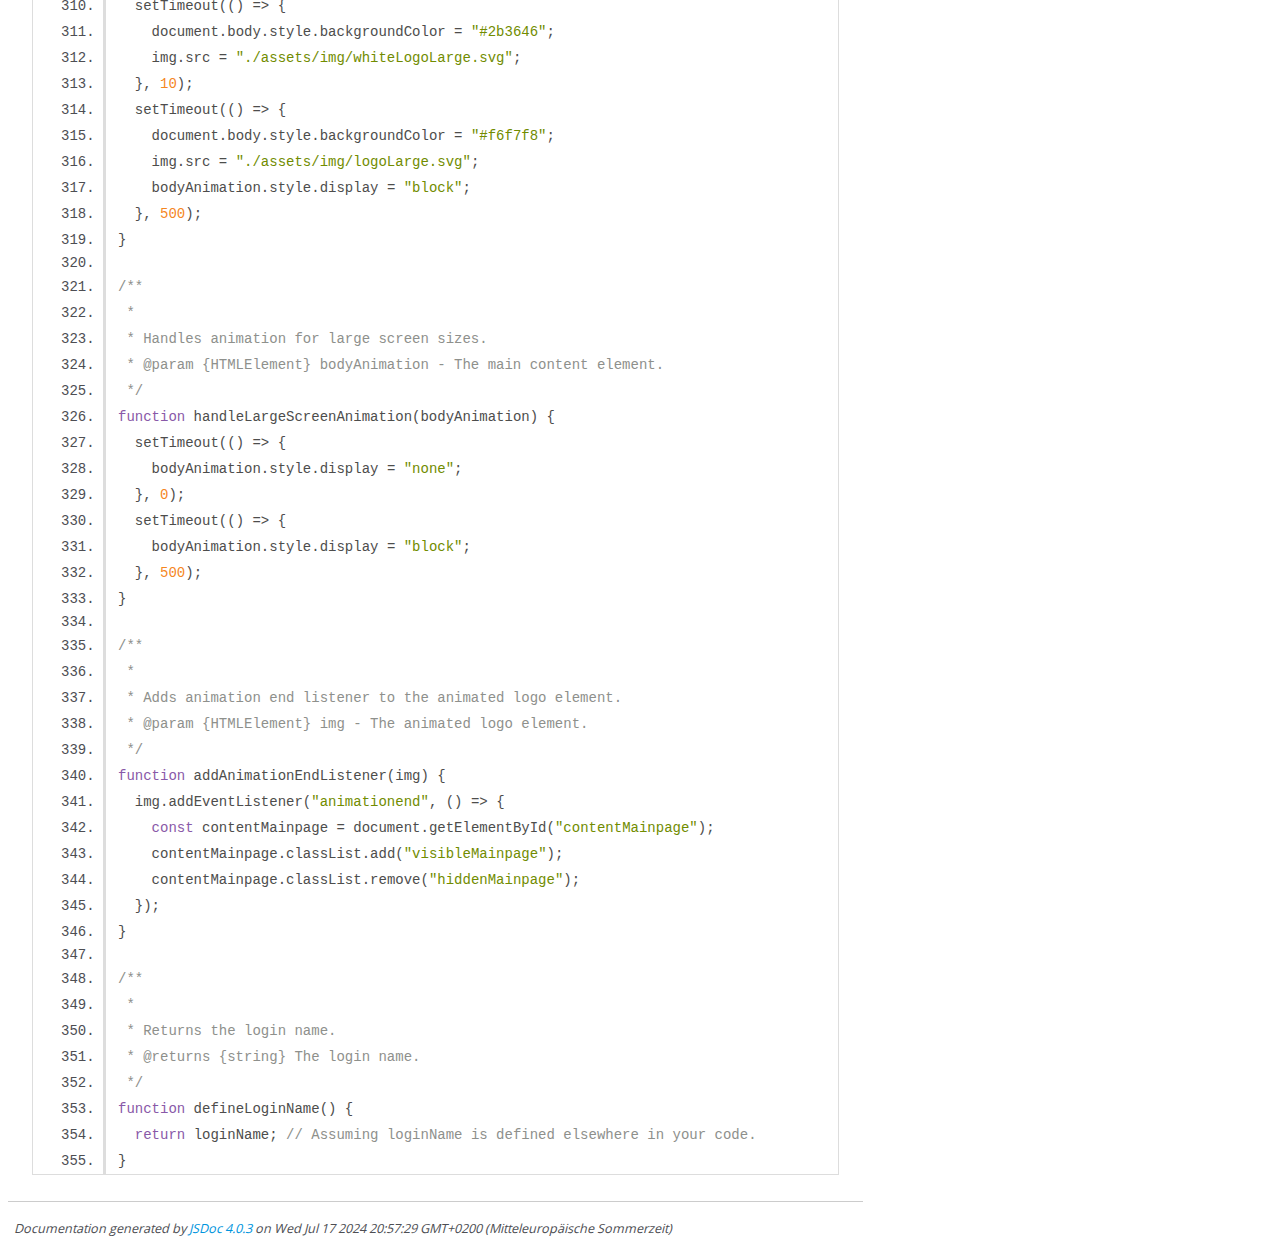
<file: out/script.js.html>
<!DOCTYPE html>
<html lang="en">
<head>
    <meta charset="utf-8">
    <title>JSDoc: Source: script.js</title>

    <script src="scripts/prettify/prettify.js"> </script>
    <script src="scripts/prettify/lang-css.js"> </script>
    <!--[if lt IE 9]>
      <script src="//html5shiv.googlecode.com/svn/trunk/html5.js"></script>
    <![endif]-->
    <link type="text/css" rel="stylesheet" href="styles/prettify-tomorrow.css">
    <link type="text/css" rel="stylesheet" href="styles/jsdoc-default.css">
</head>

<body>

<div id="main">

    <h1 class="page-title">Source: script.js</h1>

    



    
    <section>
        <article>
            <pre class="prettyprint source linenums"><code>const databaseURL =
  "https://users-f61ab-default-rtdb.europe-west1.firebasedatabase.app/";

/**
 * Loads initial functionality upon page load.
 * Calls `onloadDatabase()`, `loadDataFromLocalStorage()`, `showAnimation()`, and `getLoginName("")`.
 */
function onloadFunc() {
  onloadDatabase();
  loadDataFromLocalStorage();
  showAnimation();
  getLoginName("");
}

/**
 * 
 * Loads data from the specified path in the Firebase Realtime Database.
 * @param {string} [path=""] - The path to load data from.
 * @returns {Promise&lt;object>} A promise that resolves to the JSON response from the database.
 */
async function onloadDatabase(path = "") {
  let response = await fetch(databaseURL + path + ".json");
  let responseToJson = await response.json();
  return responseToJson;
}

/**
 * Initializes animation when the DOM content is fully loaded.
 */
document.addEventListener("DOMContentLoaded", function() {
  const animatedLogo = document.getElementById("animatedLogo");
  const contentMainpage = document.getElementById("contentMainpage");

  animatedLogo.addEventListener("animationend", function () {
    contentMainpage.classList.add("visibleMainpage");
    contentMainpage.classList.remove("hiddenMainpage");
  });
});

/**
 * Redirects the user to the sign-up page.
 */
function redirectToSignUpPage() {
  window.location.href = "./html/signup.html";
}

/**
 * Redirects the user to the privacy policy page.
 */
function redirectToPrivacyPage() {
  window.location.href = "./html/privacy_policy.html";
}

/**
 * Redirects the user to the legal notice page.
 */
function redirectToLegalPage() {
  window.location.href = "./html/legal_notice.html";
}

/**
 * Redirects the user to the board page.
 */
function redirectToBoard() {
  window.location.href = "./html/board.html";
}

/**
 * Redirects the user to the summary page based on the window width.
 * Calls `getLoginName(null)` before redirection.
 */
function redirectToSummary() {
  getLoginName(null);
  if (window.innerWidth > 1200)
    window.location.href = "./html/summary.html";
  else
    window.location.href = "./html/greetingMobil.html";
}

/**
 * Resets the login form if 'rememberMe' is not checked.
 */
function resetForm() {
  if (!document.getElementById("rememberMe").checked) {
    document.getElementById("loginEmailInput").value = "";
    document.getElementById("loginPasswordInput").value = "";
    document.getElementById("rememberMe").checked = false;
  }
}

/**
 * Resets the login form when the page is shown.
 */
window.addEventListener("pageshow", resetForm);

/**
 * Initializes form elements and event listeners for toggling password visibility.
 */
document.addEventListener("DOMContentLoaded", () => {
  resetForm();
  const passwordInput = document.getElementById("loginPasswordInput");
  const lockIcon = document.getElementById("lockIcon");

  // Event listener for the input event
  passwordInput.addEventListener("input", handlePasswordInput);

  // Event listener for clicking on the lock icon
  lockIcon.addEventListener("click", handleLockIconClick);

  // Function to update the lock icon based on password visibility
  function updateLockIcon(passwordVisible) {
    lockIcon.src = passwordVisible ? "./assets/img/visibility_on.svg" : "./assets/img/visibility_off.svg";
    passwordInput.type = passwordVisible ? "text" : "password";
  }

  // Handler for the input event
  function handlePasswordInput() {
    if (passwordInput.value.length > 0) {
      lockIcon.src = "./assets/img/visibility_off.svg";
    } else {
      lockIcon.src = "./assets/img/lockIcon.svg";
    }
  }

  // Handler for clicking on the lock icon
  function handleLockIconClick() {
    passwordVisible = !passwordVisible;
    updateLockIcon(passwordVisible);
  }

  // Initialize password visibility
  let passwordVisible = false;
  updateLockIcon(passwordVisible);
});

/**
 * Initializes login button functionality.
 */
document.addEventListener("DOMContentLoaded", () => {
  const loginButton = document.querySelector(".mainpageLoginButton");
  loginButton.addEventListener("click", async () => {
    const loginSuccess = await loginUser();
    if (!loginSuccess) {
      const errorMessage = document.getElementById("errorMessage");
      const passwordInput = document.getElementById("loginPasswordInput");
      errorMessage.style.display = "block";
      passwordInput.classList.add("error");
    }
  });
});

/**
 * 
 * Attempts to log in the user based on entered credentials.
 * @returns {boolean} True if login is successful, otherwise false.
 */
async function loginUser() {
  let email = getEmailInputValue();
  let password = getPasswordInputValue();
  try {
    let usersData = await fetchUserData();
    let user = findUser(usersData, email, password);

    if (user) {
      handleSuccessfulLogin(user);
      return true;
    }
  } catch (error) {
    handleLoginError(error);
  }
}

/**
 * 
 * Retrieves the value of the email input field.
 * @returns {string} The value of the email input.
 */
function getEmailInputValue() {
  return document.getElementById("loginEmailInput").value;
}

/**
 * 
 * Retrieves the value of the password input field.
 * @returns {string} The value of the password input.
 */
function getPasswordInputValue() {
  return document.getElementById("loginPasswordInput").value;
}

/**
 * 
 * Fetches user data from the 'users' database table.
 * @returns {Promise&lt;object>} A promise that resolves to the user data object.
 */
async function fetchUserData() {
  return await onloadDatabase("users");
}

/**
 * 
 * Finds a user in the provided user data array based on email and password.
 * @param {object} usersData - The user data object to search in.
 * @param {string} email - The email of the user to find.
 * @param {string} password - The password of the user to find.
 * @returns {object | undefined} The user object if found, otherwise undefined.
 */
function findUser(usersData, email, password) {
  return Object.values(usersData).find(
    (u) => u.email === email &amp;&amp; u.password === password
  );
}

/**
 * 
 * Handles actions upon successful user login.
 * Calls `getLoginName(user.name)` and redirects to the summary page.
 * @param {object} user - The user object containing user details.
 */
function handleSuccessfulLogin(user) {
  getLoginName(user.name);
  window.location.href = "./html/summary.html";
}

/**
 * 
 * Handles errors that occur during login.
 * @param {Error} error - The error object representing the login error.
 */
function handleLoginError(error) {
  console.error("Error fetching user data:", error);
}

/**
 * Saves login credentials to local storage if 'rememberMe' is checked.
 */
document.querySelector("form").addEventListener("submit", function (event) {
  if (document.getElementById("rememberMe").checked) {
    localStorage.setItem(
      "username",
      document.getElementById("loginEmailInput").value
    );
    localStorage.setItem(
      "pass",
      document.getElementById("loginPasswordInput").value
    );
  }
  event.preventDefault();
});

/**
 * Loads login credentials from local storage and populates the login form if 'rememberMe' is enabled.
 */
function loadDataFromLocalStorage() {
  let email = localStorage.getItem("username");
  let password = localStorage.getItem("pass");
  let rememberMe = localStorage.getItem("rememberMe");

  if (rememberMe === "true" &amp;&amp; email &amp;&amp; password) {
    document.getElementById("loginEmailInput").value = email;
    document.getElementById("loginPasswordInput").value = password;
    document.getElementById("rememberMe").checked = true;
  }
}

/**
 * Saves 'rememberMe' state to local storage when the checkbox is clicked.
 */
document.getElementById("rememberMe").addEventListener("click", function() {
  const rememberMe = this.checked;

  localStorage.setItem("rememberMe", rememberMe);
  if (rememberMe) {
    localStorage.setItem("username", document.getElementById("loginEmailInput").value);
    localStorage.setItem("pass", document.getElementById("loginPasswordInput").value);
  } else {
    localStorage.removeItem("username");
    localStorage.removeItem("pass");
  }
});

/**
 * Shows animation based on media query.
 */
function showAnimation() {
  const bodyAnimation = document.getElementById("contentMainpage");
  const img = document.getElementById("animatedLogo");
  const mediaQuery = window.matchMedia("(max-width: 670px)");

  if (mediaQuery.matches) {
    handleSmallScreenAnimation(bodyAnimation, img);
  } else {
    handleLargeScreenAnimation(bodyAnimation);
  }

  img.style.animation = "slide-tl 1s forwards";
  addAnimationEndListener(img);
}

/**
 * 
 * Handles animation for small screen sizes.
 * @param {HTMLElement} bodyAnimation - The main content element.
 * @param {HTMLElement} img - The animated logo element.
 */
function handleSmallScreenAnimation(bodyAnimation, img) {
  setTimeout(() => {
    bodyAnimation.style.display = "none";
  }, 0);
  setTimeout(() => {
    document.body.style.backgroundColor = "#2b3646";
    img.src = "./assets/img/whiteLogoLarge.svg";
  }, 10);
  setTimeout(() => {
    document.body.style.backgroundColor = "#f6f7f8";
    img.src = "./assets/img/logoLarge.svg";
    bodyAnimation.style.display = "block";
  }, 500);
}

/**
 * 
 * Handles animation for large screen sizes.
 * @param {HTMLElement} bodyAnimation - The main content element.
 */
function handleLargeScreenAnimation(bodyAnimation) {
  setTimeout(() => {
    bodyAnimation.style.display = "none";
  }, 0);
  setTimeout(() => {
    bodyAnimation.style.display = "block";
  }, 500);
}

/**
 * 
 * Adds animation end listener to the animated logo element.
 * @param {HTMLElement} img - The animated logo element.
 */
function addAnimationEndListener(img) {
  img.addEventListener("animationend", () => {
    const contentMainpage = document.getElementById("contentMainpage");
    contentMainpage.classList.add("visibleMainpage");
    contentMainpage.classList.remove("hiddenMainpage");
  });
}

/**
 * 
 * Returns the login name.
 * @returns {string} The login name.
 */
function defineLoginName() {
  return loginName; // Assuming loginName is defined elsewhere in your code.
}
</code></pre>
        </article>
    </section>




</div>

<nav>
    <h2><a href="index.html">Home</a></h2><h3>Global</h3><ul><li><a href="global.html#addAnimationEndListener">addAnimationEndListener</a></li><li><a href="global.html#defineLoginName">defineLoginName</a></li><li><a href="global.html#fetchUserData">fetchUserData</a></li><li><a href="global.html#findUser">findUser</a></li><li><a href="global.html#getEmailInputValue">getEmailInputValue</a></li><li><a href="global.html#getPasswordInputValue">getPasswordInputValue</a></li><li><a href="global.html#handleLargeScreenAnimation">handleLargeScreenAnimation</a></li><li><a href="global.html#handleLoginError">handleLoginError</a></li><li><a href="global.html#handleSmallScreenAnimation">handleSmallScreenAnimation</a></li><li><a href="global.html#handleSuccessfulLogin">handleSuccessfulLogin</a></li><li><a href="global.html#loadDataFromLocalStorage">loadDataFromLocalStorage</a></li><li><a href="global.html#loginUser">loginUser</a></li><li><a href="global.html#onloadDatabase">onloadDatabase</a></li><li><a href="global.html#onloadFunc">onloadFunc</a></li><li><a href="global.html#redirectToBoard">redirectToBoard</a></li><li><a href="global.html#redirectToLegalPage">redirectToLegalPage</a></li><li><a href="global.html#redirectToPrivacyPage">redirectToPrivacyPage</a></li><li><a href="global.html#redirectToSignUpPage">redirectToSignUpPage</a></li><li><a href="global.html#redirectToSummary">redirectToSummary</a></li><li><a href="global.html#resetForm">resetForm</a></li><li><a href="global.html#showAnimation">showAnimation</a></li></ul>
</nav>

<br class="clear">

<footer>
    Documentation generated by <a href="https://github.com/jsdoc/jsdoc">JSDoc 4.0.3</a> on Wed Jul 17 2024 20:57:29 GMT+0200 (Mitteleuropäische Sommerzeit)
</footer>

<script> prettyPrint(); </script>
<script src="scripts/linenumber.js"> </script>
</body>
</html>
</file>
<file: out/styles/prettify-tomorrow.css>
/* Tomorrow Theme */
/* Original theme - https://github.com/chriskempson/tomorrow-theme */
/* Pretty printing styles. Used with prettify.js. */
/* SPAN elements with the classes below are added by prettyprint. */
/* plain text */
.pln {
  color: #4d4d4c; }

@media screen {
  /* string content */
  .str {
    color: #718c00; }

  /* a keyword */
  .kwd {
    color: #8959a8; }

  /* a comment */
  .com {
    color: #8e908c; }

  /* a type name */
  .typ {
    color: #4271ae; }

  /* a literal value */
  .lit {
    color: #f5871f; }

  /* punctuation */
  .pun {
    color: #4d4d4c; }

  /* lisp open bracket */
  .opn {
    color: #4d4d4c; }

  /* lisp close bracket */
  .clo {
    color: #4d4d4c; }

  /* a markup tag name */
  .tag {
    color: #c82829; }

  /* a markup attribute name */
  .atn {
    color: #f5871f; }

  /* a markup attribute value */
  .atv {
    color: #3e999f; }

  /* a declaration */
  .dec {
    color: #f5871f; }

  /* a variable name */
  .var {
    color: #c82829; }

  /* a function name */
  .fun {
    color: #4271ae; } }
/* Use higher contrast and text-weight for printable form. */
@media print, projection {
  .str {
    color: #060; }

  .kwd {
    color: #006;
    font-weight: bold; }

  .com {
    color: #600;
    font-style: italic; }

  .typ {
    color: #404;
    font-weight: bold; }

  .lit {
    color: #044; }

  .pun, .opn, .clo {
    color: #440; }

  .tag {
    color: #006;
    font-weight: bold; }

  .atn {
    color: #404; }

  .atv {
    color: #060; } }
/* Style */
/*
pre.prettyprint {
  background: white;
  font-family: Consolas, Monaco, 'Andale Mono', monospace;
  font-size: 12px;
  line-height: 1.5;
  border: 1px solid #ccc;
  padding: 10px; }
*/

/* Specify class=linenums on a pre to get line numbering */
ol.linenums {
  margin-top: 0;
  margin-bottom: 0; }

/* IE indents via margin-left */
li.L0,
li.L1,
li.L2,
li.L3,
li.L4,
li.L5,
li.L6,
li.L7,
li.L8,
li.L9 {
  /* */ }

/* Alternate shading for lines */
li.L1,
li.L3,
li.L5,
li.L7,
li.L9 {
  /* */ }
</file>
<file: out/styles/jsdoc-default.css>
@font-face {
    font-family: 'Open Sans';
    font-weight: normal;
    font-style: normal;
    src: url('../fonts/OpenSans-Regular-webfont.eot');
    src:
        local('Open Sans'),
        local('OpenSans'),
        url('../fonts/OpenSans-Regular-webfont.eot?#iefix') format('embedded-opentype'),
        url('../fonts/OpenSans-Regular-webfont.woff') format('woff'),
        url('../fonts/OpenSans-Regular-webfont.svg#open_sansregular') format('svg');
}

@font-face {
    font-family: 'Open Sans Light';
    font-weight: normal;
    font-style: normal;
    src: url('../fonts/OpenSans-Light-webfont.eot');
    src:
        local('Open Sans Light'),
        local('OpenSans Light'),
        url('../fonts/OpenSans-Light-webfont.eot?#iefix') format('embedded-opentype'),
        url('../fonts/OpenSans-Light-webfont.woff') format('woff'),
        url('../fonts/OpenSans-Light-webfont.svg#open_sanslight') format('svg');
}

html
{
    overflow: auto;
    background-color: #fff;
    font-size: 14px;
}

body
{
    font-family: 'Open Sans', sans-serif;
    line-height: 1.5;
    color: #4d4e53;
    background-color: white;
}

a, a:visited, a:active {
    color: #0095dd;
    text-decoration: none;
}

a:hover {
    text-decoration: underline;
}

header
{
    display: block;
    padding: 0px 4px;
}

tt, code, kbd, samp {
    font-family: Consolas, Monaco, 'Andale Mono', monospace;
}

.class-description {
    font-size: 130%;
    line-height: 140%;
    margin-bottom: 1em;
    margin-top: 1em;
}

.class-description:empty {
    margin: 0;
}

#main {
    float: left;
    width: 70%;
}

article dl {
    margin-bottom: 40px;
}

article img {
  max-width: 100%;
}

section
{
    display: block;
    background-color: #fff;
    padding: 12px 24px;
    border-bottom: 1px solid #ccc;
    margin-right: 30px;
}

.variation {
    display: none;
}

.signature-attributes {
    font-size: 60%;
    color: #aaa;
    font-style: italic;
    font-weight: lighter;
}

nav
{
    display: block;
    float: right;
    margin-top: 28px;
    width: 30%;
    box-sizing: border-box;
    border-left: 1px solid #ccc;
    padding-left: 16px;
}

nav ul {
    font-family: 'Lucida Grande', 'Lucida Sans Unicode', arial, sans-serif;
    font-size: 100%;
    line-height: 17px;
    padding: 0;
    margin: 0;
    list-style-type: none;
}

nav ul a, nav ul a:visited, nav ul a:active {
    font-family: Consolas, Monaco, 'Andale Mono', monospace;
    line-height: 18px;
    color: #4D4E53;
}

nav h3 {
    margin-top: 12px;
}

nav li {
    margin-top: 6px;
}

footer {
    display: block;
    padding: 6px;
    margin-top: 12px;
    font-style: italic;
    font-size: 90%;
}

h1, h2, h3, h4 {
    font-weight: 200;
    margin: 0;
}

h1
{
    font-family: 'Open Sans Light', sans-serif;
    font-size: 48px;
    letter-spacing: -2px;
    margin: 12px 24px 20px;
}

h2, h3.subsection-title
{
    font-size: 30px;
    font-weight: 700;
    letter-spacing: -1px;
    margin-bottom: 12px;
}

h3
{
    font-size: 24px;
    letter-spacing: -0.5px;
    margin-bottom: 12px;
}

h4
{
    font-size: 18px;
    letter-spacing: -0.33px;
    margin-bottom: 12px;
    color: #4d4e53;
}

h5, .container-overview .subsection-title
{
    font-size: 120%;
    font-weight: bold;
    letter-spacing: -0.01em;
    margin: 8px 0 3px 0;
}

h6
{
    font-size: 100%;
    letter-spacing: -0.01em;
    margin: 6px 0 3px 0;
    font-style: italic;
}

table
{
    border-spacing: 0;
    border: 0;
    border-collapse: collapse;
}

td, th
{
    border: 1px solid #ddd;
    margin: 0px;
    text-align: left;
    vertical-align: top;
    padding: 4px 6px;
    display: table-cell;
}

thead tr
{
    background-color: #ddd;
    font-weight: bold;
}

th { border-right: 1px solid #aaa; }
tr > th:last-child { border-right: 1px solid #ddd; }

.ancestors, .attribs { color: #999; }
.ancestors a, .attribs a
{
    color: #999 !important;
    text-decoration: none;
}

.clear
{
    clear: both;
}

.important
{
    font-weight: bold;
    color: #950B02;
}

.yes-def {
    text-indent: -1000px;
}

.type-signature {
    color: #aaa;
}

.name, .signature {
    font-family: Consolas, Monaco, 'Andale Mono', monospace;
}

.details { margin-top: 14px; border-left: 2px solid #DDD; }
.details dt { width: 120px; float: left; padding-left: 10px;  padding-top: 6px; }
.details dd { margin-left: 70px; }
.details ul { margin: 0; }
.details ul { list-style-type: none; }
.details li { margin-left: 30px; padding-top: 6px; }
.details pre.prettyprint { margin: 0 }
.details .object-value { padding-top: 0; }

.description {
    margin-bottom: 1em;
    margin-top: 1em;
}

.code-caption
{
    font-style: italic;
    font-size: 107%;
    margin: 0;
}

.source
{
    border: 1px solid #ddd;
    width: 80%;
    overflow: auto;
}

.prettyprint.source {
    width: inherit;
}

.source code
{
    font-size: 100%;
    line-height: 18px;
    display: block;
    padding: 4px 12px;
    margin: 0;
    background-color: #fff;
    color: #4D4E53;
}

.prettyprint code span.line
{
  display: inline-block;
}

.prettyprint.linenums
{
  padding-left: 70px;
  -webkit-user-select: none;
  -moz-user-select: none;
  -ms-user-select: none;
  user-select: none;
}

.prettyprint.linenums ol
{
  padding-left: 0;
}

.prettyprint.linenums li
{
  border-left: 3px #ddd solid;
}

.prettyprint.linenums li.selected,
.prettyprint.linenums li.selected *
{
  background-color: lightyellow;
}

.prettyprint.linenums li *
{
  -webkit-user-select: text;
  -moz-user-select: text;
  -ms-user-select: text;
  user-select: text;
}

.params .name, .props .name, .name code {
    color: #4D4E53;
    font-family: Consolas, Monaco, 'Andale Mono', monospace;
    font-size: 100%;
}

.params td.description > p:first-child,
.props td.description > p:first-child
{
    margin-top: 0;
    padding-top: 0;
}

.params td.description > p:last-child,
.props td.description > p:last-child
{
    margin-bottom: 0;
    padding-bottom: 0;
}

.disabled {
    color: #454545;
}
</file>
<file: fonts.css>
/* inter-100 - latin */
@font-face {
    font-display: swap; /* Check https://developer.mozilla.org/en-US/docs/Web/CSS/@font-face/font-display for other options. */
    font-family: 'Inter';
    font-style: normal;
    font-weight: 100;
    src: url('./fonts/inter-v13-latin-100.woff2') format('woff2'); /* Chrome 36+, Opera 23+, Firefox 39+, Safari 12+, iOS 10+ */
  }
  /* inter-200 - latin */
  @font-face {
    font-display: swap; /* Check https://developer.mozilla.org/en-US/docs/Web/CSS/@font-face/font-display for other options. */
    font-family: 'Inter';
    font-style: normal;
    font-weight: 200;
    src: url('./fonts/inter-v13-latin-200.woff2') format('woff2'); /* Chrome 36+, Opera 23+, Firefox 39+, Safari 12+, iOS 10+ */
  }
  /* inter-300 - latin */
  @font-face {
    font-display: swap; /* Check https://developer.mozilla.org/en-US/docs/Web/CSS/@font-face/font-display for other options. */
    font-family: 'Inter';
    font-style: normal;
    font-weight: 300;
    src: url('./fonts/inter-v13-latin-300.woff2') format('woff2'); /* Chrome 36+, Opera 23+, Firefox 39+, Safari 12+, iOS 10+ */
  }
  /* inter-regular - latin */
  @font-face {
    font-display: swap; /* Check https://developer.mozilla.org/en-US/docs/Web/CSS/@font-face/font-display for other options. */
    font-family: 'Inter';
    font-style: normal;
    font-weight: 400;
    src: url('./fonts/inter-v13-latin-regular.woff2') format('woff2'); /* Chrome 36+, Opera 23+, Firefox 39+, Safari 12+, iOS 10+ */
  }
  /* inter-500 - latin */
  @font-face {
    font-display: swap; /* Check https://developer.mozilla.org/en-US/docs/Web/CSS/@font-face/font-display for other options. */
    font-family: 'Inter';
    font-style: normal;
    font-weight: 500;
    src: url('./fonts/inter-v13-latin-500.woff2') format('woff2'); /* Chrome 36+, Opera 23+, Firefox 39+, Safari 12+, iOS 10+ */
  }
  /* inter-600 - latin */
  @font-face {
    font-display: swap; /* Check https://developer.mozilla.org/en-US/docs/Web/CSS/@font-face/font-display for other options. */
    font-family: 'Inter';
    font-style: normal;
    font-weight: 600;
    src: url('./fonts/inter-v13-latin-600.woff2') format('woff2'); /* Chrome 36+, Opera 23+, Firefox 39+, Safari 12+, iOS 10+ */
  }
  /* inter-700 - latin */
  @font-face {
    font-display: swap; /* Check https://developer.mozilla.org/en-US/docs/Web/CSS/@font-face/font-display for other options. */
    font-family: 'Inter';
    font-style: normal;
    font-weight: 700;
    src: url('./fonts/inter-v13-latin-700.woff2') format('woff2'); /* Chrome 36+, Opera 23+, Firefox 39+, Safari 12+, iOS 10+ */
  }
  /* inter-800 - latin */
  @font-face {
    font-display: swap; /* Check https://developer.mozilla.org/en-US/docs/Web/CSS/@font-face/font-display for other options. */
    font-family: 'Inter';
    font-style: normal;
    font-weight: 800;
    src: url('./fonts/inter-v13-latin-800.woff2') format('woff2'); /* Chrome 36+, Opera 23+, Firefox 39+, Safari 12+, iOS 10+ */
  }
  /* inter-900 - latin */
  @font-face {
    font-display: swap; /* Check https://developer.mozilla.org/en-US/docs/Web/CSS/@font-face/font-display for other options. */
    font-family: 'Inter';
    font-style: normal;
    font-weight: 900;
    src: url('./fonts/inter-v13-latin-900.woff2') format('woff2'); /* Chrome 36+, Opera 23+, Firefox 39+, Safari 12+, iOS 10+ */
  }
</file>
<file: assets/templates/templates.css>
* {
  padding: 0;
  margin: 0;
  box-sizing: border-box;
}

.d-none {
  display: none;
}

header {
  width: 1440px;
  height: 96px;
  padding: 20px 40px 20px 348px;
  display: flex;
  justify-content: space-between;
  align-items: center;
  box-shadow: 0 4px 4px 0px rgba(0, 0, 0, 0.1);
  background-color: white;
}

.altImg {
  display: none;
}

nav {
  position: absolute;
  top: 0;
  height: fit-content;
  background-color: rgba(42, 54, 71, 1);
  width: 232px;
  padding: 64px 0px 64px 0px;
  display: flex;
  flex-direction: column;
  justify-content: space-between;
  align-items: center;
  bottom: 0;
}

p {
  font-family: "inter";
  font-weight: 400;
}

.headerTitel {
  color: rgba(0, 0, 0, 1);
  font-family: "inter";
  font-size: 20px;
  font-weight: 400;
  line-height: 19.2px;
}

.headerImg {
  height: 56px;
  display: flex;
  justify-content: center;
  align-items: center;
}

.imgHelp {
  width: 20px;
  height: 20px;
}

.boundingHelp:hover .imgHelp {
  width: 24px;
  height: 24px;
}

.boundingHelp {
  width: 32px;
  height: 32px;
  display: flex;
  align-items: center;
  object-fit: cover;
  cursor: pointer;
}

.boundingProfil {
  width: 48px;
  height: 48px;
  display: flex;
  justify-content: center;
  align-items: center;
  color: rgba(41, 171, 226, 1);
  font-size: 18px;
  border-radius: 559px;
  border: 3px solid rgba(42, 54, 71, 1);
  background-color: transparent;
  background-color: rgba(255, 255, 255, 1);
  cursor: pointer;
}

.boundingProfil:hover {
  background-color: rgba(12, 46, 98, 0.12);
}

.logoSidebar {
  width: 100.03px;
  height: 121.97px;
}

.menuSidebar {
  width: 232px;
  height: 229px;
  display: flex;
  flex-direction: column;
  gap: 15px;
  color: rgba(205, 205, 205, 1);
  font-size: 16px;
  line-height: 19.2px;
}

.menuFrames {
  width: 232px;
  height: 46px;
  gap: 8px;
  padding: 8px 53px 8px 53px;
  display: flex;
  align-items: center;
  text-align: center;
  cursor: pointer;
}

.imgSidebar {
  height: 25px;
  width: 25px;
}

.iconSidebar {
  height: 30px;
  width: 30px;
}

.privacySidebar {
  width: 232px;
  height: 317px;
  gap: 4px;
  padding: 243px 0px 0px 0px;
  display: flex;
  flex-direction: column;
  color: rgba(168, 168, 168, 1);
  font-size: 16px;
  line-height: 19.2px;
}

.privacyColor {
  cursor: pointer;
}

.flex_center {
  display: flex;
  justify-content: center;
  align-items: center;
}

.imgSummary {
  background: url("../img/imgSummary.png");
  object-fit: cover;
  background-position: center;
  background-size: cover;
}

.imgHoverSummary {
  background: url("../img/imgHoverSummary.png");
  object-fit: cover;
  background-position: center;
  background-size: cover;
}

.menuFrames:not(.nohover):hover .imgSummary {
  background: url("../img/imgHoverSummary.png");
  object-fit: cover;
  background-position: center;
  background-size: cover;
}

.menuFramesHover {
  color: white;
  background-color: rgba(9, 25, 49, 1);
}

.framesPolicy {
  background-color: rgba(9, 25, 49, 1);
}

.imgAddTask {
  background: url("../img/imgAddTask.png");
  object-fit: cover;
  background-position: center;
  background-size: cover;
}

.imgHoverAddtask {
  background: url("../img/imgHoverAddTasks.png");
  object-fit: cover;
  background-position: center;
  background-size: cover;
}

.padding8px60px {
  padding: 8px 60px 8px 60px;
}

.imgBoard {
  background: url("../img/imgBoard.png");
  object-fit: cover;
  background-position: center;
  background-size: cover;
}

.imgBoardHover {
  background: url("../img/imgHoverBoard.png");
  object-fit: cover;
  background-position: center;
  background-size: cover;
}

.imgContacts {
  background: url("../img/imgContacts.png");
  object-fit: cover;
  background-position: center;
  background-size: cover;
}

.imgHoverContacts {
  background: url("../img/imgHoverContacts.png");
  object-fit: cover;
  background-position: center;
  background-size: cover;
}

.privacyColor:hover {
  color: rgba(41, 171, 226, 1);
  font-weight: 700;
}

.menuFrames:not(.nohover):hover {
  background-color: rgb(42, 62, 89);
}

.menuFrames:not(.nohover):hover .menuSidebarHover {
  font-weight: 700;
}

.headerNote {
  z-index: 2;
  top: 96px;
  right: 14px;
  position: absolute;
  border-radius: 20px 0px 20px 20px;
  padding: 10px;
  background-color: rgba(42, 54, 71, 1);
  box-shadow: 0 0 4px 0;
  color: rgba(0, 0, 0, 0.1);
}

.d-none {
  display: none !important;
}

.flexMax1440 {
  display: flex;
  align-items: center;
  justify-content: space-between;
  width: 1440px;
  max-width: 1000px;
}

.flexGap200 {
  display: flex;
  flex-direction: column;
  align-items: center;
  gap: 200px;
}

@media (min-width: 1441px) {
  .headerNote {
    right: unset;
    left: calc(1440px - 158px - 35px);
  }
}

.headerNoteButton {
  display: flex;
  align-items: center;
  width: 138px;
  height: 46px;
  border-radius: 8px;
  padding: 8px 16px 8px 16px;
  font-family: "Inter";
  font-weight: 400;
  font-size: 16px;
  line-height: 19.2px;
  color: rgba(205, 205, 205, 1);
}

.headerNoteButton:hover {
  background-color: rgb(42, 62, 89);
}

.helpTemplate {
  display: none;
}

@media (min-width: 1440px) {
  header {
    width: 100vw;
  }
}

@media(max-width: 1440px) {
  header {
    width: 100vw;
  }
}

@media((min-width: 1401px) and (min-height: 950px)) {
  nav {
    height: 100vh;
  }
}

@media(max-height: 1020px) {
  .privacySidebar {
    padding-top: calc(100vh - 750px);
  }
}

@media((max-height: 1020px) and (min-width: 1401px)) {
  nav {
    height: 100vh;
  }
}

@media(max-height: 760px) {
  .privacySidebar {
    display: none;
  }
}

@media (max-width: 1400px) {
  .headerTitel {
    display: none;
  }

  .boundingHelp {
    display: none;
  }

  .privacySidebar {
    display: none;
  }

  .logoSidebar {
    display: none;
  }

  header {
    width: 100vw;
    padding: 20px 40px 20px 40px;
  }

  .altImg {
    display: block;
    height: 50px;
    display: flex;
  }

  nav {
    height: 80px;
    width: 100vw;
    background-color: rgba(42, 54, 71, 1);
    left: 0;
    position: fixed;
    bottom: 0;
    top: auto;
    padding: 0px 16px 0px 16px;
    z-index: 1;
  }

  .menuSidebar {
    display: flex;
    justify-content: space-between;
    flex-direction: row;
    align-items: center;
    width: 100vw;
    height: 80px;
    padding: 0px 32px 0px 16px;
  }

  .helpTemplate {
    display: flex;
  }

  .menuFrames {
    gap: 8px;
    padding: 8px 35px 8px 35px;
    border-radius: 10px;
    justify-content: center;
  }

  .flexMax1440 {
    max-width: 1400px;
  }
}

@media (max-width: 780px) {
  .menuFrames {
    width: 80px;
    height: 76px;
    padding: 8px 0px 8px 0px;
    gap: 10px;
    flex-direction: column;
    justify-content: center;
  }
}

@media (max-width: 428px) {
  .iconSidebar {
    width: 24px;
    height: 24px;
  }

  .menuSidebarHover {
    font-size: 14px;
    line-height: 16.8px;
  }
}
</file>
<file: css/add_task.css>
* {
    margin: 0;
    padding: 0;
    box-sizing: border-box;
}

html {
    font-family: "inter", "sans-serif";
    background-color: #F6F7F8;
}

textarea{
    font-family: "inter", "sans-serif";
}

input{
    font-family: "inter", "sans-serif";
}

li{
    font-family: "inter", "sans-serif";
    font-size: 20px;
}

.m-left-328 {
    margin-left: 328px;
}

.head {
    margin-top: 100px;
    margin-bottom: 40px;
}

.header-addTask {
    padding-top: 64px;
    padding-left: 74px;
    display: flex;
    justify-content: space-between;
}

body {
    max-width: 1440px;
}

.d-none {
    display: none !important;
}

.z1 {
    z-index: 1 !important;
}

.btn {
    width: 136px;
    height: 56px;
    border-radius: 10px;
    padding: 16px 10px;
    line-height: 24px;
    background-color: #FFFFFF;
    cursor: pointer;
    box-shadow: 0 4px 4px rgba(0, 0, 0, 25%);
}

.btn:active {
    box-shadow: 0 4px 4px rgba(0, 0, 0, 0);
}

.span-star {
    color: #FF8190;
    font-weight: 400;
    font-size: 20px;
    line-height: 24px;
}

.container-board {
    position: absolute;
    top: 12%;
    right: 10%;
    border-radius: 15px;
    border: 1px solid black;
    background-color: #f6f7f8;
    width: 1000px;
    height: 700px;
}

.container-board-addTask {
    position: absolute;
    top: 12%;
    right: 10%;
    width: 1116px;
    height: 870px;
    border-radius: 30px;
    background-color: rgba(255, 255, 255, 1);
    border-color: rgba(0, 0, 0, 0.1);
    box-shadow: 0 0 4px 0 rgba(0, 0, 0, 0.1);
    display: flex;
    flex-direction: column;
}

#footer-board {
    margin-top: 10px;
    display: flex;
    justify-content: space-between;
    font-size: 16px;
    margin-right: 35px;
}

.headline {
    width: 466px;
    height: 78px;
    font-family: Inter;
    font-size: 61px;
    font-weight: 700;
    line-height: 73.2px;
    text-align: left;
    color: black;
    margin: 0;
}

h1 {
    font-size: 61px;
    margin-top: -50px;
    margin-left: 50px;
}

#close-button {
    position: absolute;
    top: 30px;
    right: 30px;
    cursor: pointer;
}

#close-button-addTask {
    cursor: pointer;
    margin-right: 70px;
}

.display-categorie-board {
    width: 440px;
    height: 90px;
    border: 1px solid #D1D1D1;
    border-radius: 15px 15px 15px 15px;
    margin-top: -5px;
    background-color: #FFFFFF;
    position: absolute;
    bottom: 304px;
    z-index: 10;
}

.show-subtask-board {
    width: 440px;
    height: 64px;
    display: flex;
    flex-direction: column;
    font-size: 24px;
    overflow: auto;
    overflow-y: auto;
}

#footer-board {
    margin-top: 10px;
    display: flex;
    justify-content: space-around;
    font-size: 16px;
    margin-right: 35px;
}

#content {
    display: flex;
    justify-content: space-around;
    font-size: 20px;
    gap: 24px;
}

#content-addTask {
    display: flex;
    font-size: 20px;
    gap: 48px;
    flex: 1;
}

input {
    border: 1px solid #D1D1D1;
    width: 440px;
    font-size: 20px;
}

.content-left,
.content-right {
    display: flex;
    flex-direction: column;
    justify-content: space-evenly;
    width: 440px;
    height: 424px;
    gap: 24px;
}

.content-left-padding {
    margin-top: calc(174px - 141px);
    margin-left: 74px;
}

.content-right-padding {
    margin-top: calc(174px - 141px);
}

.content-top-padding {
    margin-top: calc(174px - 141px);
}

#input-title,
#input-description,
#input-assigned {
    font-size: 20px;
    height: 48px;
}

.width440 {
    width: 440px;
}

#input-assigny,
#input-category {
    width: 440px;
    height: 48px;
    padding: 12px 16px;
    cursor: pointer;
    pointer-events: none;
    border-radius: 10px;
}

.input-categorie-container {
    position: relative;
    cursor: pointer;
}

.input-categorie-arrow-down {
    position: absolute;
    right: 15px;
    top: 20px;
    width: 10px;
    height: 10px;
    cursor: pointer;
}

#display-categorie h2 {
    font-size: 24px;
    padding: 5px;
    font-weight: 400;
}

#display-categorie h2:hover {
    background-color: lightgrey;
    cursor: pointer;
    border-radius: 15px;
}

.input-categorie-arrow-down:hover {
    border-radius: 50%;
    background-color: rgba(0, 0, 0, 0.1);
}

#input-categorie-image-up {
    position: absolute;
    right: 15px;
    top: 20px;
    width: 10px;
    height: 10px;
    cursor: pointer;
}

#display-categorie {
    width: 440px;
    height: 90px;
    border: 1px solid #D1D1D1;
    border-radius: 15px 15px 15px 15px;
    margin-top: -9px;
    background-color: #FFFFFF;
    z-index: 10;
    display: flex;
    flex-direction: column;
    justify-content: space-around;
}

#input-title {
    padding: 12px 21px;
    border-radius: 10px;
}

#input-description {
    padding: 18px 16px;
    gap: 8px;
    border-radius: 10px;
    border: 1px solid #D1D1D1;
    resize: none;
    height: 120px;
}

#input-description-addTask {
    padding: 18px 16px;
    gap: 8px;
    padding: 18px 16px;
    border-radius: 10px;
    border: 1px solid #D1D1D1;
    max-width: 440px;
    min-width: 300px;
    max-height: 200px;
    min-height: 120px;
}

.field-required {
    display: flex;
    justify-content: space-around;
    margin-top: 20px;
    margin-bottom: 20px;
}

.button-footer-addTask {
    gap: 25px;
    display: flex;
}

#input-assigny {
    cursor: pointer;
    line-height: 24px;
    position: relative;
}

.initials-contacts {
    border-radius: 50%;
    padding: 10px;
    font-size: 16px;
    color: white;
    display: flex;
    width: 32px;
    height: 32px;
    align-items: center;
    justify-content: center;
}

.input-container-contacts {
    display: flex;
    flex-direction: column;
    align-items: center;
    position: relative;
}

#display-initials {
    display: grid;
    bottom: 330px;
    grid-template-columns: repeat(8, 1fr);
    grid-row-gap: 30px;
}

.input-container {
    display: flex;
    flex-direction: column;
    align-items: center;
    position: relative;
}

#input-subtask {
    padding: 5px;
}

#show-subtask {
    width: 440px;
    height: fit-content;
    display: flex;
    flex-direction: column;
    font-size: 24px;
    overflow: auto;
}

#subtask {
    cursor: pointer;
}

.add-button {
    width: 24px;
    height: 24px;
    cursor: pointer;
    border: 1px solid #ccc;
    position: absolute;
    right: 15px;
    top: 10px;
    border: none;
    background-color: inherit;
    font-size: 24px;
    color: #2A3647;
    position: absolute;
}
</file>
<file: css/add_task_2.css>
.add-button:hover {
    border-radius: 50%;
    background-color: lightgray;
}

.display-contacts-dropdown {
    display: flex;
    flex-direction: column;
    width: 440px;
    background-color: #2A3647;
}

.display-contacts-dropdown:hover {
    background-color: rgba(0, 0, 0, 0.1);
    cursor: pointer;
}

.contacts-ini-container {
    display: flex;
    width: 100%;
    justify-content: flex-start;
    gap: 20px;
}

.seperator {
    width: 0;
    height: 424px;
    border: 1px solid #D1D1D1;
}

#input-prio1 {
    background-image: url(../assets/img/urgent_button.svg);
    background-repeat: no-repeat;
    background-position: center;
    width: 136px;
    height: 56px;
    cursor: pointer;
    box-shadow: 0 4px 4px rgba(0, 0, 0, 25%);
    border-radius: 10px;
}

#input-prio1:hover {
    box-shadow: 0 4px 4px rgba(0, 0, 0, 0);
    border-radius: 10px;
}

#input-prio2 {
    background-image: url(../assets/img/medium_button_active.svg);
    background-repeat: no-repeat;
    background-position: center;
    width: 136px;
    height: 56px;
    cursor: pointer;
    box-shadow: 0 4px 4px rgba(0, 0, 0, 25%);
    border-radius: 10px;
}

#input-prio2:hover {
    box-shadow: 0 4px 4px rgba(0, 0, 0, 0);
    border-radius: 10px;
}

#input-prio3 {
    background-image: url(../assets/img/low_button.svg);
    background-repeat: no-repeat;
    background-position: center;
    width: 136px;
    height: 56px;
    cursor: pointer;
    box-shadow: 0 4px 4px rgba(0, 0, 0, 25%);
    border-radius: 10px;
}

#input-prio3:hover {
    box-shadow: 0 4px 4px rgba(0, 0, 0, 0);
    border-radius: 10px;
}

.input-prio-span {
    width: 440px;
    display: flex;
    justify-content: space-between;
}

#input-date {
    border-radius: 10px;
    cursor: pointer;
    height: 48px;
    padding: 10px;
}

#input-subtask {
    padding: 12px 16px;
    cursor: pointer;
    position: relative;
    border-radius: 10px;
    height: 48px;
}

.input-subtask-span {
    position: absolute;
}

.subtask-span {
    display: flex;
    justify-content: space-between;
    align-items: center;
}

.footer {
    margin-top: 150px;
    display: flex;
    justify-content: space-between;
    font-size: 16px;
    margin-right: 35px;
    width: 100%;
    gap: 20px;
}

.button-footer {
    display: flex;
    gap: 20px;
}

.btn-footer-clear,
.btn-footer-create {
    height: 56px;
    border-radius: 10px;
    border: 1px solid #2A3647;
    padding: 16px;
    cursor: pointer;
    font-size: 20px;
}

.btn-footer-clear:hover {
    border: 1px solid #29ABE2;
    color: #29ABE2;
}

.btn-footer-create:hover {
    border: 1px solid #29ABE2;
    background-color: #29ABE2;
}

.btn-footer-create {
    width: 110px;
    background-repeat: no-repeat;
    background-position-x: 150px;
    background-position-y: 15px;
    background-color: #2A3647;
    color: white;
}

.btn-footer-create {
    width: 183px;
}

.btn-footer-create:active {
    background-color: #29ABE2;
    color: white;
}

#show-contacts {
    width: 440px;
    height: auto;
    overflow-y: auto;
    overflow-x: hidden;
    border-radius: 10px;
    display: flex;
    flex-direction: column;
    position: absolute;
    bottom: -156px;
    background-color: white;
    z-index: 10;
    border: 1px solid #D1D1D1;
}

.contact-list {
    display: flex;
    justify-content: space-between;
    padding: 10px;
    padding-right: 40px;
    background-color: #FFFFFF;
    color: black;
}

.contact-list:hover {
    background-color: rgba(0, 0, 0, 0.1);
}

.contacts-checkbox {
    width: 20px;
    height: 30px;
    border: 3px solid black;
    cursor: pointer;
}

.contact-span {
    display: flex;
    justify-content: space-between;
    align-items: center;
    padding-right: 20px;
}

.pop-up-task {
    background-color: rgba(0, 0, 0, 0.2);
    display: flex;
    justify-content: center;
    align-items: center;
    position: absolute;
    top: 0;
    bottom: 0;
    left: 0;
    right: 0;
    transition: all 1ms ease-in-out;
    z-index: 20;
}

.overlay-create-task {
    width: 450px;
    height: 60px;
    display: flex;
    justify-content: space-evenly;
    align-items: center;
    background-color: rgba(42, 54, 71, 1);
    color: white;
    font-size: 24px;
    border-radius: 15px;
    transition: all 125ms ease-in-out;
    z-index: 10;
    opacity: 1;
}


.initials {
    background-color: yellow;
    color: white;
    border-radius: 50%;
    padding: 10px;
    z-index: 10;
    display: flex;
    width: 40px;
    height: 40px;
    align-items: center;
    justify-content: center;
}

.subtask-button {
    padding: 5px;
}

.subtask-button:hover {
    background-color: rgba(0, 0, 0, 0.1);
    cursor: pointer;
    padding: 5px;
    border-radius: 50%;
}

.edit-subtask-image {
    outline: none;
    border-bottom: 1px solid #29ABE2;
}

.input-edit-subtask {
    width: 440px;
}

#images-subtask-hover {
    position: absolute;
    top: 12px;
    right: 0;
    display: flex;
    align-items: center;
    justify-content: center;
    gap: 5px;
}

.input-update-subtask {
    width: 100%;
    position: relative;
    border-bottom: 1px solid blue;
    height: 50px;
}

.seperator-edit-subtask {
    border: 1px solid black;
}

.error {
    border: 2px solid red;
}

.error-message {
    color: red;
    font-size: 12px;
    display: none;
}

.flex8gap {
    display: flex;
    gap: 8px;
    flex-direction: column;
}

.add-subtasks {
    font-size: 16px;
    font-weight: 400;
    line-height: 19.2px;
    color: black;
    height: 32px;
    display: flex;
    justify-content: center;
    align-items: center;
}

.subtasks-edit-delete-image {
    padding-right: 10px;
    display: flex;
    gap: 5px;
}

.required-field-footer {
    display: flex;
    align-items: center;
}
</file>
<file: assets/templates/css/add_task_mediaqueries.css>
@media(max-width: 1400px) {
    #content {
        display: flex;
        flex-direction: column;
        overflow-y: auto;
        height: fit-content;
        scrollbar-width: none;
    }

    .head {
        margin-top: 60px;
        margin-bottom: 10px;
    }

    .container {
        display: flex;
        flex-direction: column;
        align-items: center;
        margin-left: 0;
        overflow-y: scroll;
        overflow-x: hidden;
        height: calc(100vh - 176px);
    }

    .container-board-addTask {
        top: 0;
        right: 0;
        left: 0;
    }

    body {
        overflow: hidden;
    }

    .container-board-addTask {
        top: 0;
        right: 0;
        left: 0;
    }

    .content-left {
        height: auto;
    }

    #seperator-content {
        display: none;
    }

    #display-initials {
        padding-bottom: 20px;
    }

    .footer {
        margin-top: 0;
        justify-content: center;
        margin-top: 10px;
        margin-bottom: 10px;
    }
}

@media(max-width: 680px) {
    .footer {
        flex-direction: column;
        display: flex;
        justify-content: center;
        align-items: center;
        gap: 10px;
    }

    .content {
        width: 440px;
        display: flex;
        justify-content: center;
    }
}

@media(max-width: 480px) {
    #content {
        align-items: center;
        margin-left: 5px;
        margin-right: 5px;
    }

    h1 {
        margin-left: 0;
    }

    .content-left,
    .content-right {
        align-items: center;
    }

    #display-categorie {
        width: 100%;
    }

    .input-prio-span {
        flex-direction: column;
        gap: 20px;
    }

    #input-title {
        display: flex;
        width: 100%;
    }

    #input-description {
        width: 100%;
        height: 88px;
    }

    #input-assigny {
        width: 100%;
        font-size: 18px;
    }

    .input-prio-span {
        width: 100%;
        align-items: center;
    }

    .input-container-contacts {
        width: 100%;
    }

    #show-contacts {
        width: 100%;
        display: flex;
        flex-direction: column;
        justify-content: space-around;
        bottom: -173px;
    }

    .display-contacts-dropdown {
        width: 100%;
        display: flex;
        flex-direction: column;
    }

    #display-initials {
        grid-template-columns: repeat(4, 65px);
    }

    #input-date {
        width: 100%;
        padding: 10px;
    }

    .input-categorie-container {
        display: flex;
        justify-content: center;
    }

    #input-category {
        width: 100%;
    }

    .input-container {
        width: 100%;
    }

    #input-subtask {
        width: 100%;
    }

    #show-subtask {
        width: 100%;
    }

    .footer {
        display: flex;
        align-items: center;
    }

    .required-field-footer {
        margin-left: 10px;
    }

    .btn-footer-clear {
        display: none;
    }

    .footer span {
        font-size: 18px;
        justify-content: center;
        font-size: 16px;
    }

    .button-footer {
        margin-left: 35px;
    }

    .btn-footer-clear {
        width: 100px;
    }

    input {
        width: 60%;
    }

    .flex8gap {
        width: 65%;
    }

    #input-date {
        width: 100%;
    }
}

@media(max-width: 360px) {

    .content-left,
    .content-right {
        margin-left: 10px;
        margin-right: 10px;
    }

    #input-description {
        min-width: 0;
    }
}

@media(max-width: 345px) {
    .overlay-create-task {
        flex-direction: column;
    }
}
</file>
<file: css/board.css>
body{
    overflow-y: auto;
}

.headerFrame{
    position: relative;
    left: 232px;
    height: 232px;
    width: 1208px;
}

.contentFrame{
    padding-left: 232px;
    height: fit-content;
    width: 1208px;
    padding: 0px 51px 0px 51px;
    display: flex;
    position: relative;
    left: 232px; 
    top: calc(336px - 232px - 96px - 13px);
}

.titleSearch{
    width: 1056px;
    height: 73px;
    padding-left: 64px;
    display: flex;
    flex-direction: row;
    justify-content: space-between;
    align-items: center;
    position: relative;
    top: 79.5px;
}

.titleBoard{
    font-weight: 700;
    font-size: 61px;
    width: 50%;
}

.findAddTask{
    height: 100%;
    display: flex;
    align-items: center;
    justify-content: end;
    width: 50%;
    gap: 32px;
}

.search-container{
    width: 312px;
    height: 48px;
    border-radius: 10px;
    border: 1px solid #a8a8a8;
    padding: 8px 16px 8px 16px;
    background-color: white;
}

.search-container:focus-within {
    border: 1px solid rgba(41, 171, 226, 1);
  }

.formSearch{
    width: 280px;
    height: 32px;
    display: flex;
    flex-direction: row;
    justify-content: space-between;
    border: 0;
    align-items: center;
}

.inputSearch{
    border: 0;
    width: 228px;
    cursor: pointer;
    color: black;
    font-weight: 400;
    font-size: 20px;
    line-height: 24px;
    outline: none;
    height: 40px;
}

.borderBlue{
  border: 1px solid #29abe2 !important;
  outline: none;
}

input::placeholder{
    font-weight: 400;
    font-size: 20px;
    line-height: 24px;
    color: #d1d1d1;
    font-family: 'inter';
}

.boxSearch{
    height: 32px;
    width: 48px;
    gap: 16px;
    display: flex;
    align-items: center;
}

.vektorSearch{
    height: 31px;
    width: 0;
    border: 1px solid #d1d1d1;
}

.widthSearch{
    width: 32px;
    height: 32px;
    border-radius: 50%;
    display: flex;
    justify-content: center;
    align-items: center;
    background-color: white;
    cursor: pointer;
}

.widthAdd{
    width: 32px;
    height: 32px;
    border-radius: 50%;
    display: flex;
    justify-content: center;
    align-items: center;
    cursor: pointer;
}

.widthSearch:hover{
    background-color: rgb(238, 238, 238);
}

.buttonSearch{
    width: 17.58px;
    height: 17.58px;
    border: 0;
    display: flex;
    justify-content: center;
    align-items: center;
}

.addTask{
    width: 160px;
    height: 48px;
    border-radius: 10px;
    background-color: #2a3647;
    border: 1px solid #2a3647;
    padding: 8px 16px 8px 16px;
    display: flex;
    flex-direction: row;
    align-items: center;
    justify-content: center;
    gap: 4px;
    color: white;
    font-weight: 700;
    font-size: 21px;
    line-height: 25.2px;
    cursor: pointer;
}

.addTask:hover{
    background-color: rgba(41, 171, 226, 1);
    border: 1px solid rgba(41, 171, 226, 1);
    box-shadow: 0 4px 4px 0 rgba(0, 0, 0, 0.25);
}

.imgAdd{
    width: 18.67px;
    height: 18.67px;
}

.widthTitelAdd{
    width: 92px;
    height: 24px;
}

.headersTable{
    width: 1208px;
    height: 24px;
    display: flex;
    justify-content: space-between;
    align-items: center;
    padding: 0px 64px 0px 64px;
    position: relative;
    top: calc(200.5px - 73px);
}

.boardColumn{
    width: 244px;
    height: 24px;
    display: flex;
    justify-content: space-between;
    align-items: center;
}

.titleBoardColumn{
    font-weight: 700;
    font-size: 20px;
    line-height: 24px;
    color: #42526e;
}

.addBoardColumn{
    width: 24px;
    height: 24px;
    border-radius: 8px;
    border: 2px solid #2a3647;
    padding: 3px;
    gap: 10px;
    display: flex;
    justify-content: center;
    align-items: center;
    background-color: #f6f7f8;
    cursor: pointer;
}

.plus{
    font-weight: bold;
    color: #2a3647; /* Farbe des Symbols */
    display: flex;
    justify-content: center;
    align-items: center;
    font-size: 18px;
}

.flex-center{
    display: flex;
    justify-content: center;
    align-items: center;
}

.addBoardColumn:hover .plus{
    color: rgba(41, 171, 226, 1);
}

.addBoardColumn:hover{
    border: 2px solid rgba(41, 171, 226, 1);
}

.columnBoard{
    display: flex;
    flex-direction: column;
    overflow-y: scroll;
    gap: 24px;
    padding-left: 13px;
    padding-right: 13px;
    padding-top: 13px;
    max-height: calc(100vh - 324px);
}

.noTasksToDo{
    width: 246px;
    height: 48px;
    border-radius: 10px;
    border: 1px dashed #a8a8a8;
    display: flex;
    justify-content: center;
    align-items: center;
    gap: 10px;
    background-color: rgba(231, 231, 231, 1);
    box-shadow: 0 0 4px 0 rgba(0, 0, 0, 0.16);
    font-weight: 400;
    font-size: 16px;
    line-height: 19.2px;
    color: rgba(168, 168, 168, 1);
}

.TasksToDo{
    width: 252px;
    height: fit-content;
    border-radius: 24px;
    padding: 16px;
    display: flex;
    flex-direction: column;
    gap: 24px;
    background-color: rgba(255, 255, 255, 1);
    box-shadow: 0 0 10px 3px rgba(0, 0, 0, 0.08);
    cursor: pointer;
}

.TasksToDo:hover{
    rotate: 5deg;
}

.labelClose{
    width: 445px;
    height: 36px;
    display: flex;
    justify-content: space-between;
    align-items: center;
}

.labelCard{
    height: 27px;
    width: fit-content;
    padding: 4px 16px 4px 16px;
    border-radius: 8px;
    display: flex;
    gap: 10px;
    font-weight: 400;
    font-size: 16px;
    line-height: 19.2px;
    color: rgba(255, 255, 255, 1);
}

.labelCard-blue{
    background-color: rgba(0, 56, 255, 1);
}

.labelCard-green{
    background-color: rgba(31, 215, 193, 1);
}

.labelDetailCard{
    height: 36px;
    width: fit-content;
    align-items: center;
    padding: 4px 24px 4px 24px;
    border-radius: 8px;
    display: flex;
    gap: 10px;
    font-weight: 400;
    font-size: 23px;
    line-height: 27.6px;
    color: rgba(255, 255, 255, 1);
}

.textCard{
    width: 220px;
    border-radius: 10px;
    display: flex;
    flex-direction: column;
    gap: 8px;
}

.textCardTitle{
    font-weight: 700;
    font-size: 16px;
    line-height: 19.2px;
    color: rgba(42, 54, 71, 1);
}

.textDetailCardTitle{
    width: 445px;
    height: fit-content;
    font-weight: 700;
    font-size: 61px;
    line-height: 73.2px;
    color: rgba(0, 0, 0, 1);
}

.textCardContent{
    font-weight: 400;
    font-size: 16px;
    line-height: 19.2px;
    color: rgba(168, 168, 168, 1);
}

.textDetailCardContent{
    width: 445px;
    height: fit-content;
    font-weight: 400;
    font-size: 20px;
    line-height: 24px;
    color: rgba(0, 0, 0, 1);
}

.textCardProgress{
    width: 220px;
    height: 16px;
    display: flex;
    justify-content: space-between;
    align-items: center;
}

.textProgress{
    font-weight: 400;
    font-size: 12px;
    line-height: 19.2px;
    color: rgba(0, 0, 0, 1);
}

.progressBar{
    width: 128px;
    height: 8px;
    display: flex;
    gap: 10px;
    border-radius: 8px;
    background-color: rgba(244, 244, 244, 1);
}

.progressBarLine{
    width: 64px;
    height: 8px;
    border-radius: 16px;
    background-color: rgba(69, 137, 255, 1);
}
</file>
<file: css/board_2.css>
.textDetailCardDate{
    width: 445px;
    height: 24px;
    font-weight: 400;
    font-size: 20px;
    line-height: 24px;
    color: rgba(42, 54, 71, 1);
    display: flex;
    flex-direction: row;
    align-items: center;
    gap: 25px;
}

.textDetailCardPriority{
    width: 445px;
    height: 32px;
    font-weight: 400;
    font-size: 20px;
    line-height: 24px;
    color: rgba(42, 54, 71, 1);
    display: flex;
    flex-direction: row;
    align-items: center;
    gap: 25px;
}

.textDetailCardContacts{
    width: 445px;
    height: fit-content;
    font-weight: 400;
    font-size: 20px;
    line-height: 24px;
    color: rgba(42, 54, 71, 1);
    display: flex;
    flex-direction: column;
    gap: 8px;
}

.contactsDetailCard{
    width: 445px;
    height: fit-content;
    display: flex;
    justify-content: flex-start;
    flex-direction: column;
    align-items: center;
    gap: 4px;
}

.subtasksDetailCard{
    width: 445px;
    height: fit-content;
    gap: 4px;
}

.contactsListCard{
    width: 445px;
    height: 56px;
    border-radius: 10px;
    padding: 7px 16px 7px 16px;
    display: flex;
    flex-direction: row;
    align-items: center;
    gap: 16px;
}

.contactsListCard:hover{
    background-color: rgba(238, 238, 238, 1);
}

.contactsListCard:focus-within{
    background-color: rgba(9, 25, 49, 1);
    color: white;
}

.subtasksListCard{
    display: flex;
    align-items: center;
    width: fit-content;
    height: 32px;
    padding: 6px 16px 6px 16px;
    gap: 16px;
    font-size: 16px;
    line-height: 19.2px;
    color: rgba(0, 0, 0, 1);
    position: relative;
}

.subtasksListCard:hover{
    border-radius: 10px;
    height: 32px;
    padding: 4px 16px 4px 16px;
    background-color: rgba(238, 238, 238, 1);
}

.subtasksListCard:hover .checkboxRememberCard + .checkboxCard::before {
    background-image: url("../assets/img/checkboxUncheckedHover.svg");
}

.subtasksListCard:hover .checkboxRememberCard:checked + .checkboxCard::before {
    background-image: url("../assets/img/checkboxCheckedHover.svg");
}

.checkedBox{
    background-image: url("../assets/img/checkboxCheckedHover.svg");
}

.uncheckedBox{
    background-image: url("../assets/img/checkboxUncheckedHover.svg");
}

.dateDetailCard{
    color: rgba(0, 0, 0, 1);
}

.contactsPriority{
    width: 220px;
    height: 32px;
    display: flex;
    justify-content: space-between;
}

.priorityDetailCard{
    width: 139px;
    height: 32px;
    border-radius: 32px;
    padding: 4px 18px 4px 18px;
    display: flex;
    flex-direction: row;
    align-items: center;
    gap: 10px;
}

.imgPriorityDetailCard{
    height: 6.33px;
    width: 17px;
}

.cardContact{
    width: 32px;
    height: 32px;
    border: 1px solid white;
    border-radius: 50%;
    background-color: rgba(255, 122, 0, 1);
    font-weight: 400;
    font-size: 12px;
    line-height: 14.4px;
    display: flex;
    justify-content: center;
    align-items: center;
    color: white;
    position: relative;
}

.cardContactPlus{
    width: 32px;
    height: 32px;
    font-weight: 400;
    font-size: 15px;
    line-height: 14.4px;
    display: flex;
    justify-content: center;
    align-items: center;
    color: black;
    position: relative;
    left: -20px;
}

.yellow{
    background-color: rgba(255, 122, 0, 1);
}

.blue{
    background-color: blue;
}

.orange{
    background-color: rgba(255, 122, 0, 1);
}

.leftPosition0{
    left: 0px;
}

.leftPosition8{
    left: -8px;
}

.leftPosition16{
    left: -16px;
}

.leftPosition24{
    left: -24px;
}

.leftPosition32{
    left: -32px;
}

.leftPosition40{
    left: -40px;
}

.leftPosition48{
    left: -48px;
}

.cardContactDetailCard{
    width: 42px;
    height: 42px;
    border: 2px solid white;
    border-radius: 50%;
    font-weight: 400;
    font-size: 12px;
    line-height: 14.4px;
    display: flex;
    justify-content: center;
    align-items: center;
    color: white;
}

.nameContactDetailCard{
    font-size: 19px;
    line-height: 22.8px;
    color: rgba(0, 0, 0, 1);
}

.imgPrio{
    width: 32px;
    height: 32px;
}

.closeDetailCard{
    width: 13.15px;
    height: 13.15px;
}

.hoverCloseDetailCard:hover{
    border-radius: 50%;
    background-color: rgb(238, 238, 238);
    cursor: pointer;
}

.overlapContacts{
    background-color: blue;
    position: relative;
    left: -8px;
}

.cardContacts{
    display: flex;
    flex-direction: row;
}

.detailcardContacts{
    display: flex;
    flex-direction: column;
}

.detailCardTaskToDo{
    width: 525px;
    height: fit-content;
    border-radius: 30px;
    padding: 48px 40px 48px 40px;
    display: flex;
    flex-direction: column;
    gap: 24px;
    background-color: rgba(255, 255, 255, 1);
    box-shadow: 0 0 4px 0px rgba(0, 0, 0, 0.16);
    max-height: calc(100vh - 110px);
    overflow-y: auto;
    overflow-x: hidden;
    scrollbar-width: none;
}

.centered-axis-xy {
    position: absolute;
    top: 50%;
    transform: translate(-50%,-50%);
}

.detailCardinsideContent{
    left: 50%;
}

.detailCardoutsideContent{
    left: 150%;
}

.checkboxCard{
  font-size: 16px;
  font-weight: 400;
  line-height: 19.2px;
  color: rgba(0, 0, 0, 1);
  padding-left: 40px;
}

.checkboxRememberCard {
    display: none;
  }
  
.checkboxRememberCard + .checkboxCard::before {
    content: "";
    display: inline-block;
    width: 24px;
    height: 24px;
    background-image: url("../assets/img/checkboxUnchecked.svg");
    background-size: cover;
    position: absolute;
    left: 16px;
    top: 4px;
    transition: background-image 0.1s;
    cursor: pointer;
  }
  
.checkboxRememberCard:checked + .checkboxCard::before {
    background-image: url("../assets/img/checkboxChecked.svg");
    cursor: pointer;
}

.deleteEditDetailCard{
    width: 445px;
    display: flex;
    justify-content: flex-end;
    gap: 8px;
}

.deleteDetailCard{
    height: 24px;
    gap: 8px;
    display: flex;
    align-items: center;
}

.deleteDetailCard:hover .textDeleteCard{
    font-weight: 700;
    color: rgba(41, 171, 226, 1);
}

.editDetailCard{
    height: 24px;
    gap: 8px;
    display: flex;
    align-items: center;
}

.editDetailCard:hover .textDeleteCard{
    font-weight: 700;
    color: rgba(41, 171, 226, 1);
}

.deleteDetailCard:hover .imgDetaildelete{
    background-image: url("../assets/img/deleteHover.svg");
    object-fit: cover;
    background-position: center;
    background-size: cover;
}

.editDetailCard:hover .imgDetailedit{
    background-image: url("../assets/img/editHover.svg");
    object-fit: cover;
    background-position: center;
    background-size: cover;
}

.textDeleteCard{
    font-weight: 400;
    font-size: 16px;
    line-height: 19.2px;
    cursor: pointer;
}

.imgDetaildelete{
    height: 19px;
    width: 18px;
    background-image: url("../assets/img/delete.svg");
    object-fit: cover;
    background-position: center;
    background-size: cover;
}

.imgDetailedit{
    height: 18.25px;
    width: 18.28px;
    background-image: url("../assets/img/edit.svg");
    object-fit: cover;
    background-position: center;
    background-size: cover;
}

.vektorDetailCard{
    height: 22px;
    border: 1px solid rgba(209, 209, 209, 1);
}

.scrollbarColumn{
  scrollbar-width: none;  /* Firefox */
}
</file>
<file: css/board_3.css>
.containerDetailCard{
    width: 100vw;
    height: 100vh;
    display: flex;
    justify-content: center;
    align-items: center;
    position: fixed;
    top: 0;
    left: 2000px; /* Start position (hidden on the right) */
    transition: transform 0.5s ease-in-out;
    overflow-y: auto;
    overflow-x: hidden;
    z-index: 1;
}

.overflow-hidden{
    overflow-y: hidden;
}

.d-none{
    display: none;
}

.leftPart{
    transform: translateX(-2000px);
    opacity: 1;
}

.leftPartOut{
    transform: translateX(2000px);
    opacity: 0;
}

#addTaskMobil{
    width: 40px;
    height: 40px;
    padding: 3px;
}

#content-addTask {
    overflow-y: auto;
    scrollbar-width: none;
}

.display-categorie-board{
    bottom: 0 !important;
}

#display-categorie{
    position: relative;
    margin-top: -8px;
}

.flexContainer{
    display: flex;
    align-items: center;
    gap: 2px;
}

.initials{
    display: flex;
    width: 40px;
    height: 40px;
    align-items: center;
    justify-content: center;
}

#display-initials{
    display: flex !important;
    margin-top: unset;
}

.initials-contacts{
    display: flex;
    width: 32px;
    height: 32px;
    align-items: center;
    justify-content: center;
}

.contact-list{
    align-items: center;
    gap: 8px;
}

.dropDown{
    width: 10px;
    height: 10px;
    cursor: pointer;
    opacity: 1;
}

.titleCard{
    display: flex;
    justify-content: space-between;
    align-items: center;
}

.TasksToDo:hover .dropDown{
    opacity: 1;
}

.changeColumnSpan{
    cursor: pointer;
    padding: 2px;
}

.infoColumn{
    background-color: rgba(42, 54, 71, 1);
    color: rgba(0, 0, 0, 0.1);
    border-radius: 10px;
    padding: 8px;
    width: 120px;
    height: fit-content;
    margin-top: 28px;
    margin-left: 110px;
    font-size: smaller;
    color: rgba(255, 255, 255, 1);
    position: absolute;
}

.changeColumnSpan:hover{
    color: rgba(41, 171, 226, 1);
}

.opacity{
    opacity: 1;
}
</file>
<file: style.css>
body {
  overflow-x: hidden;
  background-color: #f6f7f8;
  font-family: "Inter";
  box-sizing: border-box;
  margin: 0;
}

/*CSS for Mainpage*/

.mainpage {
  overflow: hidden;
}

.d-none {
  display: none;
}

.container {
  width: 100%;
  height: 100vh;
  display: flex;
  justify-content: center;
  align-items: center;
}

/*Animation at the beginning*/

@-webkit-keyframes slide-tl {
  0% {
    top: 345px;
    left: 583px;
    width: 274px;
    height: 334.07px;
    -webkit-transform: translateY(0) translateX(0);
    transform: translateY(0) translateX(0);
  }

  100% {
    top: 80px;
    left: 77px;
    width: 100.03px;
    height: 121.97px;
    -webkit-transform: translateY(0) translateX(0);
    transform: translateY(0) translateX(0);
  }
}

@keyframes slide-tl {
  0% {
    top: 345px;
    left: 583px;
    width: 274px;
    height: 334.07px;
    -webkit-transform: translateY(0) translateX(0);
    transform: translateY(0) translateX(0);
  }

  100% {
    top: 80px;
    left: 77px;
    width: 100.03px;
    height: 121.97px;
    -webkit-transform: translateY(0) translateX(0);
    transform: translateY(0) translateX(0);
  }
}

.animate {
  display: flex;
  position: absolute;
  width: 274px;
  height: 334.07px;
  top: 345px;
  left: 583px;
  gap: 0px;
  transition: transform 200ms ease-in-out, width 200ms ease-in-out, height 200ms ease-in-out, top 200ms ease-in-out, left 200ms ease-in-out;
  animation: slide-tl 0.4s 0.2s forwards;
}

/*Mainpage*/

.hiddenMainpage {
  visibility: hidden;
}

.visibleMainpage {
  opacity: 1;
  visibility: visible;
  transition: opacity 100ms ease-in-out, visibility 100ms ease-in-out;
}

/*Login page top right*/

.mainpageSignUpContainer {
  width: 279px;
  height: 49px;
  /*top: 67px;*/
  /*left: calc(100% / 1.5);*/
  top: 80px;
  gap: 35px;
  position: absolute;
  display: flex;
  align-items: center;
  right: 77px;
}

.textNotUser {
  font-size: 20px;
  font-weight: 400;
  line-height: 24px;
  text-align: left;
  color: #000000;
}

.mainpageSignUpButton {
  grid-template-columns: max-content;
  width: 91px;
  height: 49px;
  padding: 15px 16px 15px 16px;
  gap: 10px;
  border-radius: 8px;
  background: #2a3647;
  color: #ffffff;
  font-size: 16px;
  font-weight: 700;
  line-height: 19.2px;
  display: grid;
  align-content: center;
  justify-content: center;
  cursor: pointer;
}

.mainpageSignUpButton:hover {
  background-color: #29abe2;
  border: none;
  box-shadow: 0px 4px 4px 0px #00000040;
}

/*Login page login box*/

.loginContainer {
  display: flex;
  align-items: center;
  flex-direction: column;
  background-color: #ffffff;
  width: 422px;
  height: 470px;
  padding: 48px 115px 48px 115px;
  border-radius: 30px;
  gap: 32px;
  box-shadow: 0px 0px 14px 3px #0000000a;

}

/*Login headline*/

.loginHeadline {
  font-family: Inter;
  font-size: 61px;
  font-weight: 700;
  line-height: 73.2px;
  text-align: center;
  position: relative;
  width: 315px;
  height: 89px;
  display: flex;
  gap: 16px;
  justify-content: center;
  margin: 0;
}

.loginHeadline::after {
  content: "";
  position: absolute;
  bottom: 0;
  left: 50%;
  transform: translateX(-50%);
  width: 150px;
  border-bottom: 3px solid #29abe2;
}

/*Login credentials box*/

.mainCredentials {
  height: 196px;
  width: 422px;
  gap: 20px;
  display: flex;
  flex-direction: column;
}

.loginInputFields {
  width: 422px;
  height: 152px;
  position: relative;
}

.interactionContainer {
  display: flex;
  flex-direction: column;
  gap: 32px;
  width: 422px;
  height: 196px;
}

.emailContainer {
  display: flex;
  align-items: center;
  position: relative;
}

.emailIcon {
  position: absolute;
  right: 21px;
  width: 24px;
  height: 24px;
  cursor: pointer;
}

.visibility_off {
  content: url("./assets/img/visibility_off.svg");
}

.errorMessage {
  display: none;
  color: red;
  font-size: 12px;
  position: absolute;
  bottom: -5px;
  left: 0;
}

.loginEmail {
  width: 380px;
  height: 24px;
  gap: 10px;
  display: flex;
  border-radius: 10px;
  padding: 12px 21px 12px 21px;
  border: 1px solid #d1d1d1;
  font-size: 20px;
  font-weight: 400;
  line-height: 24px;
  cursor: pointer;
}

.loginEmail::placeholder,
.loginPassword::placeholder {
  color: #d1d1d1;
  outline: none;
}

input[type="email"]:focus,
input[type="password"]:focus {
  border: 1px solid #29abe2 !important;
  outline: none;
}

input[type="password"].error {
  border: 1px solid red !important;
  outline: none;
}

.loginPassword {
  width: 380px;
  gap: 8px;
  display: flex;
  height: 24px;
  padding: 12px 21px 12px 21px;
  gap: 10px;
  border-radius: 10px;
  border: 1px solid #d1d1d1;
  font-size: 20px;
  font-weight: 400;
  line-height: 24px;
  text-align: left;
  cursor: pointer;
}

/*Remember me section*/

.rememberMeSection {
  display: flex;
  width: 142px;
  height: 24px;
  gap: 8px;
  left: 39px;
  position: relative;
  align-items: center;
}

.checkboxRemember {
  display: none;
}

.checkboxLabel {
  font-family: Inter;
  font-size: 16px;
  font-weight: 400;
  line-height: 19.2px;
  text-align: left;
  padding-left: 30px;
}

.checkboxRemember+.checkboxLabel::before {
  content: "";
  display: inline-block;
  width: 24px;
  height: 24px;
  background-image: url("./assets/img/checkboxUnchecked.svg");
  background-size: cover;
  position: absolute;
  left: 0;
  top: -1px;
  transition: background-image 0.1s;
  cursor: pointer;
}

.checkboxRemember:not(:checked)+.checkboxLabel:hover::before {
  background-image: url("./assets/img/checkboxUncheckedHover.svg");
  cursor: pointer;
}

.checkboxRemember:checked+.checkboxLabel::before {
  background-image: url("./assets/img/checkboxChecked.svg");
  cursor: pointer;
}

.checkboxRemember:checked+.checkboxLabel:hover::before {
  background-image: url("./assets/img/checkboxCheckedHover.svg");
  cursor: pointer;
}

/*Login section buttons*/

.loginButtons {
  display: flex;
  width: 322px;
  height: 48px;
  gap: 35px;
}

.mainpageLoginButton {
  grid-template-columns: max-content;
  width: 110px;
  height: 48px;
  padding: 15px 24px 15px 24px;
  gap: 10px;
  border-radius: 8px;
  background: #2a3647;
  color: #ffffff;
  font-size: 21px;
  font-weight: 700;
  line-height: 25.2px;
  display: grid;
  align-content: center;
  justify-content: center;
  cursor: pointer;
}

.mainpageLoginButton:hover {
  background-color: #29abe2;
  border: none;
  box-shadow: 0px 4px 4px 0px #00000040;
}

.mainpageGuestButton {
  grid-template-columns: max-content;
  display: grid;
  width: 177px;
  height: 48px;
  padding: 15px 24px 15px 24px;
  gap: 10px;
  border-radius: 8px;
  border: 1px solid #2a3647;
  background-color: #ffffff;
  font-family: Inter;
  font-size: 21px;
  font-weight: 700;
  line-height: 25.2px;
  text-align: left;
  color: #2a3647;
  align-content: center;
  justify-content: center;
  cursor: pointer;
}

.mainpageGuestButton:hover {
  color: #29abe2;
  border: 1px solid #29abe2;
  box-shadow: 0px 4px 4px 0px #00000040;
}
</file>
<file: assets/templates/css/add_task_board_mediaquerries.css>
@media (min-width: 1400px) {
    .container-board-addTask {
        right: auto;
        overflow-y: auto;
        top: unset;
        scrollbar-width: none;
    }

    .fiel-required {
        margin-top: 24px;
    }
}

@media(max-height: 900px) {
    .container-board-addTask {
        max-height: calc(100vh - 100px);
    }
}

@media(max-width: 1400px) {
    .container-board-addTask {
        right: auto;
        top: unset;
        scrollbar-width: none;
        overflow-y: auto;
    }

    .containerDetailCard {
        height: 100vh;
    }

    #content-addTask {
        overflow-x: hidden;
        scrollbar-width: none;
    }

    .fiel-required {
        margin-top: 24px;
        margin-bottom: 8px;
    }
}

@media(max-width: 1200px) {
    .container-board-addTask {
        width: fit-content;
    }

    input {
        width: auto;
    }

    .content-right {
        margin-left: 0px;
        margin-right: 40px;
        width: 410px;
    }

    .content-left {
        width: 410px;
        margin-left: 40px;
    }

    #input-description {
        max-width: none;
        min-width: none;
    }

    #input-assigny {
        width: -webkit-fill-available;
    }

    #show-contacts {
        width: -webkit-fill-available;
        min-width: none;
        max-width: none;
    }

    #input-category {
        width: -webkit-fill-available;
    }

    #display-categorie {
        width: -webkit-fill-available;
    }

    #input-subtask {
        width: -webkit-fill-available;
    }

    #content-addTask {
        gap: 20px;
    }

}

@media(max-width: 700px) {

    .content-right {
        width: 300px;
    }

    .content-left {
        width: 300px;
    }

    .header-addTask {
        padding-left: 20px;
    }
}

@media(max-width: 640px) {
    #content-addTask {
        gap: 0;
    }

    .content-right {
        width: 280px;
    }

    .content-left {
        width: 280px;
    }

    .headline {
        width: 300px;
    }

    .header-addTask {
        padding-top: 20px;
    }

    #close-button-addTask {
        margin-right: 20px;
    }

    .headline {
        font-size: 40px;
    }

    .input-prio-span {
        gap: 8px;
    }

    .container-board-addTask {
        height: fit-content;
        padding-bottom: 20px;
    }

    #display-categorie {
        width: -webkit-fill-available;
    }

}

@media(max-width: 500px) {
    .content-right {
        width: 200px;
        margin-right: 0;
        margin-left: 20px;
    }

    .content-right {
        margin-left: 20px;
    }


    .content-left {
        width: 200px;
        margin-left: 20px;
    }

    .headline {
        width: 220px;
    }

    .header-addTask {
        padding-left: 20px;
    }

    #input-title,
    #input-date,
    #input-description {
        width: 100%;
    }
}

@media(max-width: 1070px) {

    #content-addTask {
        display: flex;
        flex-direction: column;
        overflow-y: auto;
    }

    .content-right {
        margin-left: 20px;
    }

    .seperator {
        display: none;
    }

    .input-prio-span {
        display: flex;
    }

    .input-container-contacts {
        align-items: flex-start;
        min-width: 170px;
    }

    #show-contacts {
        min-width: 170px;
        max-width: 100%;
    }

    .display-contacts-dropdown {
        width: 100%;
    }

    #input-description {
        min-width: 170px;
    }

    #display-categorie {
        width: 55%;
    }
}

@media(max-width: 640px) {
    .input-prio-span {
        display: flex;
        flex-direction: column;
    }

    .fiel-required {
        display: flex;
        flex-direction: column;
        align-items: center;
        margin-top: 10px;
    }
}

@media(max-width: 540px) {
    #content-addTask {
        display: flex;
    }

    .button-footer-addTask {
        flex-direction: column;
    }
}

@media(max-width: 1070px) {
    .widthInputAddTask {
        width: calc(624px - 70px);
    }

    #input-assigny {
        width: calc(624px - 70px);
    }

    .content-right {
        margin-left: 40px;
    }

    #input-date {
        width: calc(624px - 70px);
    }

    #input-category {
        width: calc(624px - 70px);
    }

    #input-subtask {
        width: calc(624px - 70px);
    }

    #show-subtask {
        width: calc(624px - 70px);
    }

    #display-categorie {
        width: calc(624px - 70px);
    }

    .input-categorie-container {
        width: calc(624px - 70px);
    }

    .input-container-contacts {
        width: calc(624px - 70px);
    }

    .input-container {
        width: calc(624px - 70px);
    }


    .input-container {
        display: block;
        flex-direction: unset;
        align-items: unset;
        position: relative;
    }

    .container-board-addTask {
        max-height: calc(100vh - 100px);
    }

    #content-addTask {
        max-height: calc(100vh - 360px);
    }
}

@media(max-width: 700px) {
    .widthInputAddTask {
        width: calc(624px - 120px);
    }

    #input-assigny {
        width: calc(624px - 120px);
    }

    #show-subtask {
        width: calc(624px - 120px);
    }

    #input-date {
        width: calc(624px - 120px);
    }

    #input-category {
        width: calc(624px - 120px);
    }

    #input-subtask {
        width: calc(624px - 120px);
    }

    .input-prio-span {
        align-items: center;
        width: calc(624px - 120px);
    }

    #display-categorie {
        width: calc(624px - 120px);
    }

    .input-categorie-container {
        width: calc(624px - 120px);
    }

    .input-container-contacts {
        width: calc(624px - 120px);
    }

    .input-container {
        width: calc(624px - 120px);
    }

    #content-addTask {
        max-height: calc(100vh - 360px);
    }
}

@media(max-width: 640px) {
    .content-left {
        margin-left: 20px;
    }

    .content-right {
        margin-left: 20px;
    }

    .widthInputAddTask {
        width: calc(624px - 310px);
    }

    #input-assigny {
        width: calc(624px - 310px);
    }

    #input-date {
        width: calc(624px - 310px);
    }

    #show-subtask {
        width: calc(624px - 310px);
    }

    #input-category {
        width: calc(624px - 310px);
    }

    #input-subtask {
        width: calc(624px - 310px);
    }

    .input-prio-span {
        align-items: center;
        width: calc(624px - 310px);
    }

    #display-categorie {
        width: calc(624px - 310px);
    }

    .input-categorie-container {
        width: calc(624px - 310px);
    }

    .input-container-contacts {
        width: calc(624px - 310px);
    }

    .input-container {
        width: calc(624px - 310px);
    }

    #content-addTask {
        max-height: calc(100vh - 120px - 200px);
    }
}

@media(max-width: 500px) {
    .widthInputAddTask {
        width: calc(624px - 390px);
    }

    #input-title {
        width: calc(624px - 390px);
    }

    #input-description {
        width: calc(624px - 390px);
    }

    #input-assigny {
        width: calc(624px - 390px);
    }

    #show-subtask {
        width: calc(624px - 390px);
    }

    #input-date {
        width: calc(624px - 390px);
    }

    #input-category {
        width: calc(624px - 390px);
    }

    .input-categorie-container {
        width: calc(624px - 390px);
    }

    .input-container-contacts {
        width: calc(624px - 390px);
    }

    .input-container {
        width: calc(624px - 390px);
    }

    #input-subtask {
        width: calc(624px - 390px);
    }

    .input-prio-span {
        width: calc(624px - 390px);
    }

    #display-categorie {
        width: calc(624px - 390px);
    }

    #content-addTask {
        max-height: calc(100vh - 120px - 200px);
    }
}
</file>
<file: assets/templates/css/board_mediaquerries.css>
@media(width >=1400px) {
    body {
        overflow: hidden;
    }
}

@media (max-width: 1400px) {
    .headerFrame {
        left: calc((100vw - 1207px) / 2);
    }

    .contentFrame {
        left: calc((100vw - 1207px) / 2);
    }

    .columnBoard {
        max-height: calc(100vh - 410px);
    }
}

@media (min-width: 1201px) {
    #searchMobil {
        display: none;
    }

    #addTaskMobil {
        display: none;
    }

    .mobilBoardTaskTitles {
        display: none;
    }
}

@media (max-width: 1200px) {
    .width440 {
        width: 240px;
    }

    .contentFrame {
        display: flex;
        flex-direction: column;
        overflow-y: auto;
        overflow-x: hidden;
        height: auto;
        width: calc(100vw - 8px);
        padding: 0px 16px 60px 16px;
        left: 0;
        scrollbar-width: none;
    }

    .columnBoard {
        padding-bottom: 20px;
        height: auto;
        overflow-y: hidden;
        overflow-x: auto;
        flex-direction: row;
        min-height: unset;
        margin-bottom: 8px;
    }

    .headerFrame {
        width: calc(100vw - 32px);
        padding: 0px 16px 0px 16px;
        left: 0;
    }

    .titleSearch {
        width: calc(100vw - 32px);
        padding: 0px 16px 0px 16px;
        left: 0;
        top: calc(128px - 80px);
    }

    .headersTable {
        display: none;
    }

    #searchMobil {
        display: block;
    }

    #searchDesktop {
        display: none;
    }

    #searchMobil {
        position: relative;
        left: 16px;
        top: calc(224px - 80px - 73px);
        width: 396px;
    }

    .formSearch {
        width: 364px;
    }

    #addTaskMobil {
        display: block;
    }

    #addTaskDesktop {
        display: none;
    }

    .addTask {
        width: 40px;
        height: 40px;
        padding: 3px;
    }

    .mobilBoardTaskTitles {
        display: flex !important;
        padding-left: 16px;
    }
}

@media (max-width: 780px) {
    .detailCardTaskToDo {
        width: 396px;
        padding: 32px 24px 32px 24px;
        gap: 16px;
    }

    .labelClose {
        width: 348px;
        height: 32px;
    }

    .labelDetailCard {
        height: 27px;
        padding: 4px 16px 4px 16px;
    }

    .textDetailCardTitle {
        width: 348px;
        font-size: 36px;
        line-height: 43.2px;
    }

    .textDetailCardContent {
        width: 348px;
        font-size: 16px;
        line-height: 19.2px;
    }

    .textDetailCardDate {
        width: 348px;
        font-size: 16px;
        line-height: 19.2px;
    }

    .textDetailCardPriority {
        width: 348px;
        font-size: 16px;
        line-height: 19.2px;
    }

    .textDetailCardContacts {
        width: 348px;
        font-size: 16px;
        line-height: 19.2px;
    }

    .contactsDetailCard {
        width: 348px;
    }

    .contactsListCard {
        width: 348px;
    }

    .nameContactDetailCard {
        font-size: 16px;
        line-height: 19.2px;
    }

    .subtasksDetailCard {
        width: 348px;
    }

    .deleteEditDetailCard {
        width: 348px;
    }
}

@media (max-width: 459px) {
    #searchMobil {
        width: 240px;
    }

    .inputSearch {
        width: 170px;
    }

    .formSearch {
        width: auto;
    }

    .detailCardTaskToDo {
        width: 270px;
    }

    .deleteEditDetailCard {
        width: 270px;
    }

    .textDetailCardTitle {
        width: 220px;
        font-size: 30px;
    }

    .textDetailCardContent {
        width: 220px;
    }

    .labelClose {
        width: 230px;
        height: 34px;
    }

    .deleteEditDetailCard {
        width: 230px;
    }

    .contactsDetailCard {
        width: 200px;
    }

    .contactsListCard {
        width: 200px;
    }
}

@media (max-width: 330px) {
    .TasksToDo {
        width: 240px;
    }
}
</file>
<file: css/contacts.css>
body {
  overflow: hidden;
  background-color: #f6f7f8;
  font-family: "Inter";
  box-sizing: border-box;
  margin: 0;
}

.mainContainerContacts {
  display: flex;
}

/*Overlay*/

.hidden {
  display: none !important;
}

.addNewContactOverlay {
  position: fixed;
  top: 50%;
  left: calc(100vw / 2);
  right: -100%;
  transform: translate(-50%, -50%);
  width: 1212px;
  height: 592px;
  background-color: white;
  box-shadow: -4px 0 6px 0 rgba(0, 0, 0, 0.1);
  transition: right 0.5s ease;
  z-index: 999;
  border-radius: 30px;
  opacity: 1;
  max-height: calc(100vh - 100px);
  overflow-y: auto;
  scrollbar-width: none;
}

.addNewContactOverlay.visible {
  right: 50%;
}

.errorMessageContacts {
  display: none;
  color: red;
  font-size: 12px;
  position: absolute;
  top: calc(100% + 10px);
  left: 0;
}

/*Close overlay window*/

.closeOverlay {
  position: absolute;
  top: 48px;
  left: 1132px;
  width: 32px;
  height: 32px;
  padding: 4px;
  border-radius: 56px;
  cursor: pointer;
}

.closeOverlayIcon:hover {
  background-color: #d1d1d1;
  border-radius: 50%;
}

.whiteCloseOverlay {
  display: none;
}

/*Overlay left*/
.leftOverlayContent {
  width: 467px;
  height: 594px;
  padding: 66px 48px;
  gap: 12px;
  background: #2a3647;
  float: left;
  color: white;
  border-radius: 30px 0px 0px 30px;
}

.leftContainer {
  flex-direction: column;
  display: flex;
  align-content: center;
  flex-wrap: wrap;
  justify-content: center;
  padding: 66px 48px;
  gap: 16px;
}

.contactsOverlayImg {
  width: 55.6px;
  height: 66.48px;
}

.contactsOverlayHeadline {
  font-size: 61px;
  font-weight: 700;
  line-height: 73.2px;
  text-align: left;
  width: 366px;
  height: 73px;
}

.contactsOverlaySubheadline {
  width: 371px;
  height: 32px;
  font-size: 27px;
  font-weight: 400;
  line-height: 32.4px;
  text-align: left;
}

.contactsOverlaySubheadline::after {
  content: "";
  display: flex;
  width: 90px;
  border: 3px solid #29abe2;
  border-radius: 3px;
  margin-top: 10px;
}

/*Overlay right*/

.rightOverlayContent {
  display: flex;
}

.overlayPersonContainer {
  width: 120px;
  height: 120px;
  top: 204px;
  left: 550px;
  border-radius: 70px;
  border: 3px solid #ffffff;
  background: #d1d1d1;
  position: absolute;
  box-shadow: 0px 0px 4px 0px #0000001a;
  display: flex;
  align-items: center;
  justify-content: center;
}

.overlayPersonLargeImg {
  width: 64px;
  height: 64px;
}

.overlayInputContainer {
  width: 422px;
  height: 215px;
  top: 137px;
  left: 742px;
  gap: 32px;
  position: absolute;
  display: flex;
  flex-direction: column;
}

.overlayInputField {
  display: flex;
  align-items: center;
  position: relative;
}

.overlayContactsInput {
  display: flex;
  border-radius: 10px;
  padding: 12px 21px 12px 21px;
  border: 1px solid #d1d1d1;
  font-size: 20px;
  font-weight: 400;
  line-height: 24px;
  outline: none;
  width: 422px;
  height: 50px;
  gap: 8px;
  cursor: pointer;
}

.overlayContactsInput::placeholder {
  color: #d1d1d1;
  outline: none;
}

input[type="text"]:focus,
input[type="email"]:focus,
input[type="tel"]:focus {
  border: 1px solid #29abe2 !important;
}

.contactsIcon {
  width: 24px;
  height: 24px;
  position: absolute;
  top: 50%;
  right: 20px;
  transform: translateY(-50%);
}

/*Overlay buttons*/

.contactButtons {
  display: flex;
  width: 364px;
  height: 57px;
  top: 400px;
  left: 742px;
  gap: 24px;
  position: fixed;
}

.cancelContainer {
  display: flex;
  align-items: center;
}

.contactCancelButton {
  display: flex;
  flex-direction: row-reverse;
  width: 126px;
  height: 56px;
  padding: 16px;
  gap: 4px;
  border-radius: 10px;
  border: 1px solid #2a3647;
  background-color: #ffffff;
  font-family: Inter;
  font-size: 20px;
  font-weight: 400;
  line-height: 24px;
  text-align: left;
  color: #2a3647;
  justify-content: center;
  cursor: pointer;
  text-decoration: none;
  margin-bottom: 20px;
}

.contactCancelButton:hover {
  color: #29abe2;
  border: 1px solid #29abe2;
  box-shadow: 0px 4px 4px 0px #00000040;
}

.contactCancelButton:hover .cancelSymbol {
  content: url("../assets/img/cancelHover.svg");
}

.cancelSymbol {
  height: 24px;
  width: 24px;
}

.createContainer {
  display: flex;
  align-items: center;
}

.contactCreateButton {
  display: flex;
  width: 214px;
  height: 57px;
  padding: 16px;
  gap: 4px;
  border-radius: 10px;
  background: #2a3647;
  color: #ffffff;
  font-size: 21px;
  font-weight: 700;
  line-height: 25.2px;
  align-content: center;
  justify-content: center;
  cursor: pointer;
  flex-direction: row-reverse;
  margin-bottom: 20px;
}

.contactCreateButton:hover {
  background-color: #29abe2;
  border: none;
  box-shadow: 0px 4px 4px 0px #00000040;
}

/*Contact sidebar*/

.contactsSidebar {
  width: 456px;
  height: calc(100vh - 100px);
  top: 96px;
  left: 232px;
  background: #ffffff;
  box-shadow: 4px 0px 6px 0px #00000014;
  position: sticky;
  overflow-y: scroll;
  scroll-behavior: smooth;
  overflow-x: hidden;
}

::-webkit-scrollbar {
  width: 8px;
  height: 10px;
  background-color: white;
}
::-webkit-scrollbar-thumb {
  border-radius: 8px;
  background: rgba(168, 168, 168, 1);
}

/*Button div*/

.buttonContainer {
  width: 456px;
  height: 101px;
  padding: 22.5px 52px;
  gap: 10px;
  display: flex;
  justify-content: center;
  align-items: center;
}

.addContactButton {
  background: #2a3647;
  color: #ffffff;
  font-size: 21px;
  font-weight: 700;
  line-height: 25.2px;
  justify-content: center;
  cursor: pointer;
  width: 328px;
  height: 56px;
  top: 22.5px;
  left: 52px;
  padding: 12px 0px 12px 0px;
  gap: 16px;
  border-radius: 10px;
  border: 1px solid #2a3647;
  display: flex;
  align-items: center;
}

.addContactButton:hover {
  background-color: #29abe2;
  border: none;
  box-shadow: 0px 4px 4px 0px #00000040;
}
</file>
<file: css/contacts_2.css>
/*Contact list*/

.contactList {
    display: flex;
    flex-direction: column;
    align-items: center;
    justify-content: center;
    height: fit-content;
    width: 456px;
    padding-bottom: 60px;
  }
  
  .letter {
    width: 352px !important;
    font-size: 20px;
    padding-top: 17px;
    padding-bottom: 17px;
    padding-left: 36px;
    gap: 8px;
    display: flex;
  }
  
  .lineContactSidebar {
    width: 352px;
    border: 1px solid #d1d1d1;
    gap: 10px;
    display: flex;
  }
  
  .contactListInner {
    width: 352px;
    height: 78px;
    gap: 35px;
    display: flex;
    align-items: center;
    cursor: pointer;
    padding-top: 15px;
    padding-bottom: 15px;
    padding-left: 8px;
    border-radius: 10px;
    margin: 8px;
  }
  
  .contactListInner.active {
    background: #2a3647;
  }
  
  .contactListInner:hover:not(.nohover) {
    background: linear-gradient(180deg, #f9f9f9 0%, #f0f0f0 100%);
  }
  
  .contactInitials {
    top: 16px;
    left: 7px;
    font-size: 12px;
    font-weight: 400;
    line-height: 14.4px;
    text-align: center;
    width: 42px;
    height: 42px;
    color: #ffffff;
    border-radius: 50%;
    border: 2px solid #ffffff;
    display: flex;
    justify-content: center;
    align-items: center;
  }
  
  .contactName {
    width: 200px;
    height: 24px;
    font-size: 20px;
    font-weight: 400;
    line-height: 24px;
    text-align: left;
    color: #000000;
  }
  
  .contactEmail {
    height: 19px;
    font-size: 16px;
    font-weight: 400;
    line-height: 19.2px;
    text-align: left;
    color: #007cee;
  }
</file>
<file: assets/templates/css/contactsFullscreen.css>
/* Arrow Up */

.contactsSidebar::-webkit-scrollbar-button:vertical:decrement {
  height: 14px;
  width: 16px;
  background-position: center;
  background-image: url("../../img/arrowUp.svg");
  background-repeat: no-repeat;
  background-size: contain;
}

.contactsSidebar::-webkit-scrollbar-button:vertical:decrement:active {
  background-image: url("../../img/arrowUp_active.svg");
}

/* Arrow Down */

.contactsSidebar::-webkit-scrollbar-button:vertical:increment {
  height: 14px;
  width: 16px;
  background-position: center;
  background-image: url("../../img/arrowDown.svg");
  background-repeat: no-repeat;
  background-size: contain;
}

.contactsSidebar::-webkit-scrollbar-button:vertical:increment:active {
  background-image: url("../../img/arrowDown_active.svg");
}

/*Right side*/

.headlinesContainer {
  display: flex;
  align-items: center;
  position: absolute;
  top: 206px;
  left: 743px;
  height: 73px;
}

.contactsHeadline {
  font-size: 61px;
  font-weight: 700;
  line-height: 73.2px;
  text-align: left;
  position: relative;
}

.subheadingContacts {
  font-size: 27px;
  font-weight: 400;
  line-height: 32.4px;
  text-align: left;
  margin-left: 40px;
}

.contactsHeadlineContainer {
  display: flex;
  align-items: center;
  position: relative;
}

.contactsHeadlineContainer::after {
  content: "";
  position: absolute;
  left: 50%;
  transform: translateX(-50%);
  width: 3px;
  height: 59px;
  background-color: #29abe2;
  margin-left: 20px;
}

/*Selected contact on the right*/

.contactsFullscreen {
  width: 461px;
  height: 364px;
  top: 311px;
  left: 2000px;
  gap: 21px;
  position: fixed;
  display: flex;
  align-items: center;
  transition: left 0.5s ease;
}

.contactsFullscreen.in {
  left: 750px;
}

.contactsFullscreen.out {
  left: 2000px;
}

.fullContactDetails {
  top: 311px;
  position: fixed;
}

.fullContactHeader {
  width: 461px;
  height: 120px;
  gap: 54px;
  display: flex;
  align-items: center;
}

.contactDetailsInitials {
  width: 120px;
  height: 120px;
  gap: 10px;
  border-radius: 70px;
  border: 3px solid #ffffff;
  box-shadow: 0px 0px 4px 0px #0000001a;
  display: flex;
  font-size: 47px;
  font-weight: 500;
  line-height: 56.4px;
  text-align: center;
  color: #ffffff;
  justify-content: center;
  align-items: center;
}

.contactNameButtons {
  width: 287px;
  height: 88px;
  gap: 8px;
  display: flex;
  flex-direction: column;
}

.contactDetailsName {
  width: 500px;
  height: 56px;
  font-size: 47px;
  font-weight: 500;
  line-height: 56.4px;
  text-align: left;
  color: #000000;
}

.contactDetailsButtons {
  width: 159px;
  height: 24px;
  gap: 16px;
  display: flex;
}

.editContactButton {
  width: 62px;
  height: 24px;
  gap: 8px;
  font-size: 16px;
  font-weight: 400;
  line-height: 19.2px;
  text-align: left;
  display: flex;
  align-items: center;
  border: none;
  background-color: #f6f7f8;
  cursor: pointer;
}

.editImg {
  width: 24px;
  height: 24px;
}

.deleteImg {
  width: 24px;
  height: 24px;
}

.deleteContactButton {
  width: 81px;
  height: 24px;
  left: 78px;
  gap: 8px;
  font-size: 16px;
  font-weight: 400;
  line-height: 19.2px;
  text-align: left;
  display: flex;
  align-items: center;
  border: none;
  background-color: #f6f7f8;
  cursor: pointer;
}

.contactDetailsButtons button:hover {
  color: #29abe2;
  font-weight: 700;
}

.contactDetailsButtons button.editContactButton:hover img {
  content: url("../../img/editHover.svg");
}

.contactDetailsButtons button.deleteContactButton:hover img {
  content: url("../../img/deleteHover.svg");
}

.contactInfoHeader {
  width: 207px;
  height: 74px;
  gap: 59px;
  font-size: 20px;
  font-weight: 400;
  line-height: 24px;
  text-align: left;
  display: flex;
  flex-direction: column;
  align-items: center;
  position: relative;
  justify-content: center;
}

.contactInfoDetails {
  width: 140px;
  height: 128px;
  gap: 22px;
  display: flex;
  flex-direction: column;
}

.contactInfoEmail {
  width: 140px;
  height: 53px;
  gap: 15px;
}

.contactInfoLabelEmail {
  width: 43px;
  height: 19px;
  font-size: 16px;
  font-weight: 700;
  line-height: 19.2px;
  text-align: left;
  color: #000000;
}

.contactInfoValueEmail {
  width: 200px;
  height: 19px;
  font-size: 16px;
  font-weight: 400;
  line-height: 19.2px;
  text-align: left;
  color: #007cee;
}

.contactInfoPhone {
  width: 124px;
  height: 53px;
  gap: 15px;
}

.contactInfoLabelPhone {
  width: 50px;
  height: 19px;
  font-size: 16px;
  font-weight: 700;
  line-height: 19.2px;
  text-align: left;
  color: #000000;
}

.contactInfoValuePhone {
  width: 200px;
  height: 19px;
  font-size: 16px;
  font-weight: 400;
  line-height: 19.2px;
  text-align: left;
  color: #000000;
}

/*Overlay for created contact*/

.contactCreatedOverlay {
  font-size: 20px;
  font-weight: 400;
  line-height: 24px;
  text-align: left;
  color: white;
  background: #2a3647;
  box-shadow: 0px 0px 4px 0px rgba(0, 0, 0, 0.26);
  width: 326px;
  height: 74px;
  display: flex;
  justify-content: center;
  align-items: center;
  border-radius: 20px;
  position: fixed;
  z-index: 1000;
  opacity: 0;
  animation-duration: 0.5s;
  animation-fill-mode: forwards;
  left: calc((100% - 163px) / 2);
  bottom: -100%;
  transition: bottom 0.8s ease;
}

.contactCreatedOverlay.in {
  bottom: 25%;
}

.contactCreatedOverlay.out {
  bottom: -100%;
  opacity: 0;
}

.contactCreatedOverlay.slideInRight {
  animation-name: slideInRight;
}

.contactCreatedOverlay.slideInUp {
  animation-name: slideInUp;
}

/* Keyframes for animation right to left */

@keyframes slideInRight {
  0% {
    transform: translateX(100%);
    opacity: 0;
  }
  100% {
    transform: translateX(0);
    opacity: 1;
  }
}

/* Keyframes for animation bottom-up */

@keyframes slideInUp {
  0% {
    opacity: 0;
    transform: translate(-50%, 250px);
  }
  100% {
    opacity: 1;
    transform: translate(-50%, 0);
  }
}

/*Add contact Icon media query*/

.addContactIcon {
  display: none;
}

.contactsArrow {
  display: none;
}

.dotIconContainer {
  display: none;
}
</file>
<file: assets/templates/css/contactsEdit.css>
/*Edit overlay*/

.editContactOverlay {
  position: fixed;
  top: 50%;
  left: calc(100vw / 2);
  right: -100%;
  transform: translate(-50%, -50%);
  width: 1212px;
  height: 592px;
  background-color: white;
  box-shadow: -4px 0 6px 0 rgba(0, 0, 0, 0.1);
  transition: right 0.5s ease;
  z-index: 999;
  border-radius: 30px;
  opacity: 1;
}

.hidden {
  display: none !important;
}

.leftOverlayContentEdit {
  width: 453px;
  height: 594px;
  padding: 66px 48px;
  gap: 12px;
  background: #2a3647;
  float: left;
  color: white;
  display: flex;
  justify-content: center;
  align-items: flex-start;
  border-radius: 30px 0px 0px 30px;
}

.editOverlayHeadline {
  font-size: 61px;
  font-weight: 700;
  line-height: 73.2px;
  text-align: left;
  width: 361px;
  height: 73px;
}

.editOverlayHeadline::after {
  content: "";
  display: flex;
  width: 90px;
  border: 3px solid #29abe2;
  border-radius: 3px;
  margin-top: 10px;
}

.overlayInitialsContainer {
  width: 120px;
  height: 120px;
  top: 204px;
  left: 550px;
  border-radius: 70px;
  border: 3px solid #ffffff;
  position: absolute;
  box-shadow: 0px 0px 4px 0px #0000001a;
  display: flex;
  align-items: center;
  justify-content: center;
}

.editInitials {
  width: 80px;
  height: 28.57px;
  top: 45.71px;
  left: 20px;
  gap: 0px;
  position: absolute;
  display: flex;
  justify-content: center;
  align-items: center;
  font-family: Inter;
  font-size: 47px;
  font-weight: 500;
  line-height: 56.4px;
  text-align: center;
  color: white;
}

.editButtons {
  display: flex;
  width: 249px;
  height: 57px;
  top: 400px;
  left: 742px;
  gap: 25px;
  position: fixed;
}

.editDeleteButton {
  display: flex;
  width: 113px;
  height: 55px;
  padding: 16px;
  gap: 4px;
  border-radius: 10px;
  border: 1px solid #2a3647;
  background-color: #ffffff;
  font-family: Inter;
  font-size: 20px;
  font-weight: 400;
  line-height: 24px;
  text-align: left;
  color: #2a3647;
  justify-content: center;
  cursor: pointer;
  text-decoration: none;
}

.editDeleteButton:hover {
  color: #29abe2;
  border: 1px solid #29abe2;
  box-shadow: 0px 4px 4px 0px #00000040;
}

.editButtonOverlay {
  display: flex;
  width: 111px;
  height: 57px;
  padding: 16px;
  gap: 4px;
  border-radius: 10px;
  background: #2a3647;
  color: #ffffff;
  font-size: 21px;
  font-weight: 700;
  line-height: 25.2px;
  align-content: center;
  justify-content: center;
  cursor: pointer;
  flex-direction: row-reverse;
}

.editButtonOverlay:hover {
  background-color: #29abe2;
  border: none;
  box-shadow: 0px 4px 4px 0px #00000040;
}

/*Media query Dot icon edit overlay*/

.dotIconContainer {
  cursor: pointer;
  width: 56px;
  height: 56px;
  padding: 12px 0px 0px 0px;
  gap: 10px;
  border-radius: 56px;
  display: flex;
  position: absolute;
  align-items: center;
  justify-content: center;
  z-index: 2;
  bottom: 90px;
  right: 10px;
  background-size: cover;
  background-position: center;
}

.dotIcon {
  cursor: pointer;
  border-radius: 56px;
  display: flex;
  position: absolute;
}

.dotIconContainer:hover{
  background-image: url(../../img/dotIconBlue.svg) !important;
  border: none;
  box-shadow: 0px 4px 4px 0px #00000040;
  background-size: cover;
  background-position: center;
}

/*Dot icon - popup edit and delete buttons*/

.popupOverlay {
  display: none;
}

/*Colours*/

.orange {
  background-color: #ff7a00;
}

.purple {
  background-color: #9327ff;
}

.blue {
  background-color: #6e52ff;
}

.pink {
  background-color: #fc71ff;
}

.yellow {
  background-color: #ffbb2b;
}

.green {
  background-color: #1fd7c1;
}

.red {
  background-color: #e02f2f;
}
</file>
<file: assets/templates/css/contacts_mediaqueries.css>
@media (max-width: 1400px) {
  .contactDetailsName {
    font-size: 28px;
  }
}

@media (max-width: 1400px) {
  .contactsSidebar {
    position: static;
  }

  .headlinesContainer {
    left: 500px;
    margin: -10px;
  }

  .contactsHeadlineContainer {
    flex-direction: column;
    align-items: flex-start;
  }

  .contactsHeadlineContainer::after {
    width: 59px;
    height: 3px;
    transform: translateX(-260%);
    bottom: -10px;
  }

  .subheadingContacts {
    margin-left: 0;
  }

  .fullContactDetails {
    margin-top: 20px;
  }

  .contactDetailsName {
    font-size: 20px;
  }

  .contactsFullscreen.in {
    left: 490px;
  }

  .addNewContactOverlay {
    position: fixed;
    top: 50%;
    left: calc(100vw / 2);
    transform: translate(-50%, -50%);
    background-color: white;
    box-shadow: -4px 0 6px 0 rgba(0, 0, 0, 0.1);
    z-index: 999;
    border-radius: 30px;
    opacity: 1;
    width: 396px;
    height: 760px;
    gap: 49px;
    border-radius: 30px;
    display: flex;
    animation: slide-up 0.5s ease-out forwards;
    transition: transform 0.5s ease-out;
  }

  .errorMessageContacts {
    top: calc((100% - 30px));
  }

  .closeOverlayIcon {
    display: none;
  }

  .whiteCloseOverlay {
    top: 24px;
    left: 348px;
    padding: 4px;
    gap: 0px;
    border-radius: 56px;
    position: absolute;
    display: flex;
    cursor: pointer;
  }

  .closeButtonWhite {
    width: 32px;
    height: 32px;
    border-radius: 56px;
  }

  .closeButtonWhite:hover {
    border: 1px solid #29abe2;
    box-shadow: 0px 4px 4px 0px #00000040;
    background-color: #29abe2;
  }

  .leftOverlayContent {
    width: 396px;
    height: 352px;
    padding: 66px 24px 66px 24px;
    gap: 12px;
    display: flex;
    border-radius: 30px 30px 0px 0px;
  }

  .leftContainer {
    height: 104px;
    gap: 16px;
    display: flex;
    flex-direction: column;
    flex-wrap: nowrap;
  }

  .contactsOverlayImg {
    display: none;
  }

  .contactsOverlayHeadline {
    font-family: Inter;
    font-size: 47px;
    font-weight: 700;
    line-height: 56.4px;
    text-align: left;
    width: 282px;
    height: 56px;
    gap: 0px;
    display: flex;
  }

  .contactsOverlaySubheadline {
    width: 275px;
    height: 24px;
    gap: 0px;
    display: block;
    font-family: Inter;
    font-size: 20px;
    font-weight: 400;
    line-height: 24px;
    text-align: left;
  }

  .overlayPersonContainer {
    width: 120px;
    height: 120px;
    top: 292px;
    left: 138px;
    gap: 0px;
    border-radius: 70px;
  }

  .overlayPersonLargeImg {
    width: 120px;
    height: 120px;
    top: 292px;
    left: 138px;
    gap: 0px;
    border-radius: 70px;
    border: 3px 0px 0px 0px;
    position: fixed;
    display: flex;
  }

  .overlayInputContainer {
    width: 364px;
    height: 153px;
    top: 444px;
    left: 16px;
    gap: 15px;
  }

  .overlayContactsInput {
    width: 364px;
    height: 41px;
    gap: 8px;
  }

  .contactCancelButton {
    display: none;
  }

  .contactButtons {
    width: 202px;
    height: 51px;
    top: 629px;
    left: 97px;
    padding: 18px 10px 18px 10px;
    gap: 4px;
    border-radius: 10px;
    display: flex;
    align-items: baseline;
    justify-content: center;
  }

  /*Animation overlay window - add and edit*/

  @keyframes slide-up {
    0% {
      transform: translate(-50%, 0);
    }

    100% {
      transform: translate(-50%, -50%);
    }
  }

  .editContactOverlay {
    position: fixed;
    top: 50%;
    left: calc(100vw / 2);
    transform: translate(-50%, -50%);
    background-color: white;
    box-shadow: -4px 0 6px 0 rgba(0, 0, 0, 0.1);
    z-index: 999;
    border-radius: 30px;
    opacity: 1;
    width: 396px;
    height: 760px;
    gap: 49px;
    border-radius: 30px;
    display: flex;
    animation: slide-up 0.5s ease-out forwards;
    transition: transform 0.5s ease-out;
  }

  .closeEditOverlayIcon {
    display: none;
  }

  .whiteCloseEditOverlay {
    top: 24px;
    left: 348px;
    padding: 4px;
    gap: 0px;
    border-radius: 56px;
    position: absolute;
    display: flex;
    cursor: pointer;
  }

  .closeEditButtonWhite {
    width: 32px;
    height: 32px;
    border-radius: 56px;
  }

  .closeEditButtonWhite:hover {
    border: 1px solid #29abe2;
    box-shadow: 0px 4px 4px 0px #00000040;
    background-color: #29abe2;
  }

  .leftOverlayContentEdit {
    width: 396px;
    height: 352px;
    padding: 66px 24px 66px 24px;
    gap: 12px;
    display: flex;
    border-radius: 30px 30px 0px 0px;
  }

  .editOverlayHeadline {
    font-size: 47px;
  }

  .overlayInitialsContainer {
    width: 120px;
    height: 120px;
    top: 292px;
    left: 138px;
    gap: 0px;
    border-radius: 70px;
  }

  .editButtons {
    width: 201px;
    height: 51px;
    top: 647px;
    left: 97.5px;
    gap: 20px;
    padding: 18px 10px 18px 10px;
    border-radius: 10px;
    display: flex;
    align-items: baseline;
    justify-content: center;
  }

  .editDeleteButton {
    width: 82px;
    height: 51px;
    padding: 18px 10px 18px 10px;
    gap: 10px;
    display: flex;
    align-items: center;
  }

  .editButtonOverlay {
    width: 99px;
    height: 51px;
    padding: 18px 10px 18px 10px;
    gap: 4px;
    border-radius: 10px;
    display: flex;
    align-items: center;
  }
}

@media (max-width: 880px) {
  .buttonContainer {
    display: none;
  }

  .addContactIcon {
    position: absolute;
    border: none;
    background-color: #2a3647;
    width: 56px;
    height: 56px;
    gap: 10px;
    border-radius: 46px;
    display: flex;
    justify-content: center;
    align-items: center;
    cursor: pointer;
    right: 10px;
    bottom: 90px;
    z-index: 1;
  }

  .addContactIcon:hover {
    background-color: #29abe2;
    border: none;
    box-shadow: 0px 4px 4px 0px #00000040;
  }

  .fullContactHeader {
    gap: 30px;
  }

  .contactsHeadline {
    font-size: 32px;
    line-height: normal;
  }

  .subheadingContacts {
    font-size: 18px;
    line-height: normal;
  }

  .contactsHeadlineContainer::after {
    transform: translateX(-170%);
    bottom: -10px;
  }

  .contactDetailsInitials {
    font-size: 30px;
    width: 60px;
    height: 60px;
  }

  .contactNameButtons {
    gap: 0;
  }

  .contactInfoHeader {
    font-size: 18px;
    align-items: flex-start;
  }

  .contactDetailsName {
    font-size: 16px;
  }

  .contactsSidebar {
    position: absolute;
    left: 0;
  }

  .fullContactDetails {
    top: 260px;
  }
}
</file>
<file: assets/templates/css/contacts_mediaq.css>
@media (min-width: 768px) {
  .contactsSidebar {
    display: block !important;
  }
}

@media (max-width: 768px) {
  .headlinesContainer {
    display: none;
    position: absolute;
    z-index: 1;
  }

  .contactsArrow {
    display: flex;
    width: 32px;
    height: 32px;
    top: 128px;
    left: calc((100vw - 338px) / 2);
    gap: 0px;
    position: absolute;
    background-image: url(../../img/signupArrow.png);
    background-size: contain;
    background-repeat: no-repeat;
    top: -10px;
    left: calc(120vw / 2);
    position: absolute;
    bottom: 25vh;
    right: 8vw;
  }

  .contactsArrow:hover {
    background-image: url(../../img/signupArrowHover.png);
  }

  .headlinesContainer {
    left: 50px;
  }

  .contactsFullscreen.in {
    left: 50px;
  }

  .contactDetailsButtons {
    display: none;
  }

  .popupOverlay {
    width: 116px;
    height: 100px;
    padding: 10px;
    gap: 0px;
    border-radius: 20px 20px 0px 20px;
    display: flex;
    background-color: white;
    flex-direction: column;
    position: absolute;
    animation: slide-left 0.5s forwards;
    bottom: 84px;
    right: 6px;
    z-index: 3;
  }

  @-webkit-keyframes slide-left {
    0% {
      -webkit-transform: translateX(100px);
      transform: translateX(100px);
    }

    100% {
      -webkit-transform: translateX(0);
      transform: translateX(0);
    }
  }

  @keyframes slide-left {
    0% {
      -webkit-transform: translateX(100px);
      transform: translateX(100px);
    }

    100% {
      -webkit-transform: translateX(0);
      transform: translateX(0);
    }
  }

  .popupOverlay button:hover {
    color: #29abe2;
    font-weight: 700;
  }

  .popupOverlay button.popupEditContactButton:hover img {
    content: url("../../img/editHover.svg");
  }

  .popupOverlay button.popupDeleteContactButton:hover img {
    content: url("../../img/deleteHover.svg");
  }

  .popupEditContactButton {
    width: 96px;
    height: 40px;
    padding: 8px 0px 0px 0px;
    gap: 8px;
    display: flex;
    background-color: white;
    cursor: pointer;
    border: none;
    align-items: center;
  }

  .popupDeleteContactButton {
    width: 96px;
    height: 40px;
    padding: 8px 0px 0px 0px;
    gap: 8px;
    display: flex;
    display: flex;
    background-color: white;
    cursor: pointer;
    border: none;
    align-items: center;
  }

  .contactsSidebar {
    width: 100vw;
    height: 100vh;
  }

  .contactList {
    width: 100vw;
    margin-bottom: 130px;
  }

  .headlinesContainer {
    display: none;
  }
}

@media (max-width: 455px) {
  .contactListInner {
    width: 290px;
    padding-left: 15px;
    gap: 15px;
  }

  .contactEmail {
    font-size: 14px;
  }

  .addNewContactOverlay,
  .leftOverlayContent {
    width: 280px;
  }

  .contactsOverlayHeadline {
    font-size: 24px;
    width: 150px;
  }

  .contactsOverlaySubheadline {
    width: 150px;
    font-size: 18px;
    margin-top: -15px;
  }

  .overlayPersonContainer {
    width: 60px;
    height: 60px;
    top: 320px;
    position: fixed;
    left: calc(50% - 30px);
  }

  .overlayPersonLargeImg {
    width: 60px;
    height: 60px;
    top: 320px;
    position: fixed;
    left: calc(50% - 30px);
  }

  .overlayContactsInput {
    width: 240px;
    font-size: 16px;
  }

  .overlayInputContainer {
    width: 240px;
  }

  .contactButtons {
    width: 101px;
    left: 50%;
    transform: translateX(-50%);
  }

  .contactCreateButton {
    font-size: 16px;
    width: 202px;
  }

  .whiteCloseOverlay {
    right: calc((100vw - 280px) / 2);
    left: 220px;
  }

  .editContactOverlay,
  .leftOverlayContentEdit {
    width: 280px;
  }

  .whiteCloseEditOverlay {
    right: calc((100vw - 280px) / 2);
    left: 220px;
  }

  .popupOverlay {
    right: 6px;
  }

  .editOverlayHeadline {
    font-size: 24px;
    width: 150px;
  }

  .overlayInitialsContainer {
    width: 60px;
    height: 60px;
    left: 50%;
    transform: translateX(-50%);
    top: 320px;
    position: fixed;
  }

  .editInitials {
    font-size: 24px;
    top: 15px;
    left: -15px;
  }

  .editButtons {
    width: 101px;
    left: 50%;
    transform: translateX(-50%);
  }

  .editButtonOverlay,
  .editDeleteButton {
    font-size: 16px;
    width: 100px;
  }
}

@media (min-width: 769px) {
  .dotIconContainer {
    opacity: 0;
  }
}

@media (max-width: 768px) {
  .dotIconContainer {
    opacity: 1;
  }
}
</file>
<file: assets/templates/css/contacts_mediaquery_small.css>
@media (max-width: 320px) {
  .contactEmail {
    font-size: 14px;
  }

  .addNewContactOverlay {
    width: 280px;
  }

  .leftOverlayContent {
    width: 280px;
  }

  .contactsOverlayHeadline {
    font-size: 24px;
    width: 150px;
  }

  .contactsOverlaySubheadline {
    width: 150px;
    font-size: 18px;
    margin-top: -15px;
  }

  .overlayPersonContainer {
    width: 60px;
    height: 60px;
    left: calc((100vw - 60px) / 2);
    top: 320px;
  }

  .overlayPersonLargeImg {
    width: 60px;
    height: 60px;
    left: calc((100vw - 60px) / 2);
    top: 320px;
  }

  .overlayContactsInput {
    width: 240px;
    font-size: 16px;
  }

  .overlayInputContainer {
    width: 240px;
  }

  .contactButtons {
    width: 101px;
    position: absolute;
    left: 50%;
    transform: translateX(-50%);
  }

  .contactCreateButton {
    font-size: 16px;
    width: 202px;
  }

  .whiteCloseOverlay {
    right: calc((100vw - 280px) / 2);
    left: 220px;
  }

  .editContactOverlay {
    width: 280px;
  }

  .leftOverlayContentEdit {
    width: 280px;
  }

  .editOverlayHeadline {
    font-size: 24px;
    width: 150px;
  }

  .overlayInitialsContainer {
    width: 60px;
    height: 60px;
    left: 50%;
    transform: translateX(-50%);
    top: 320px;
  }

  .editInitials {
    font-size: 24px;
    top: 15px;
    left: -15px;
  }

  .editButtons {
    width: 101px;
    left: 50%;
    transform: translateX(-50%);
  }

  .editButtonOverlay {
    font-size: 16px;
    width: 100px;
  }

  .editDeleteButton {
    font-size: 16px;
    width: 100px;
  }
}
</file>
<file: css/summary.css>
#titleSummary{
    width: fit-content;
    padding-left: 328px;
    padding-top: calc(206px - 96px);
    display: flex;
    align-items: center;
    gap: 30px;
}

.summaryTitle{
    font-family: "Inter";
    font-weight: 700;
    font-size: 61px;
    line-height: 73.2px;
    color: rgba(0, 0, 0, 1);
}

.summaryTitleVektor{
    height: 59px;
    width: 3px;
    background-color: rgba(41, 171, 226, 1)
}

.summaryTitleText{
    font-family: "Inter";
    font-weight: 400px;
    font-size: 27px;
    line-height: 32.4px;
    color: rgba(42, 54, 71, 1);
}

#textRegards{
    display: flex;
    align-items: flex-start;
    justify-content: center;
    flex-direction: column;
    gap: 3px;
}

#infosSummary{
    display: flex;
    flex-direction: column;
    gap: calc(392px - 196px - 168px);
}

.summaryText{
    padding-left: 328px;
    padding-top: calc(335px - 206px - 73px);
    display: flex;
    align-items: center;
    gap: calc(968px - 328px - 560px);
}

.regardsTime{
    font-family: "Inter";
    font-weight: 500;
    font-size: 47px;
    line-height: 56.4px;
    color: rgba(42, 54, 71, 1);
}

.regardsName{
    font-family: "Inter";
    font-weight: 700;
    font-size: 64px;
    line-height: 76.8px;
    color: rgba(41, 171, 226, 1);
}

.summaryToDO{
    width: 264px;
    height: 168px;
    border-radius: 30px;
    padding: 38px 19px 38px 19px;
    box-shadow: 0 0 4px 0 rgba(0, 0, 0, 0.1);
    background-color: rgba(255, 255, 255, 1);
    display: flex;
    justify-content: center;
    align-items: center;
    gap: 18px;
}

.summaryToDO:hover{
   transform: scale(1.07, 1.09);
   background-color: rgba(42, 54, 71, 1);
   box-shadow: 0 4px 4px 0 rgba(0, 0, 0, 0.25);
   cursor: pointer;
}

.summaryToDO:hover .summaryNumber{
    color: white;
}

.summaryToDO:hover .summaryTaskText{
    color: white;
}

.summaryToDO:hover .backgroundImg-ToDo{
    background-image: url("../assets/img/toDOwhite.svg");
}

.summaryToDO:hover .backgroundImg-Done{
    background-image: url("../assets/img/DoneWhite.svg");
}

.toDoDone{
    display: flex;
    justify-content: space-between;
    align-items: center;
}

.timeLine{
    width: 560px;
    height: 168px;
    border-radius: 30px;
    padding: 28px 48px 28px 48px;
    display: flex;
    gap: 61px;
    background-color: white;
    box-shadow: 0 0 4px 0 rgba(0, 0, 0, 0.1);
}

.timeLine:hover{
    transform: scale(1.02, 1.09);
    background-color: rgba(42, 54, 71, 1);
    box-shadow: 0 4px 4px 0 rgba(0, 0, 0, 0.25);
    cursor: pointer;
 }
 
 .timeLine:hover .summaryNumber{
     color: white;
 }
 
.timeLine:hover .summaryTaskText{
     color: white;
}

.timeLine:hover .timeLineDateNumber{
    color: white;
}

.timeLine:hover .timeLineDateText{
    color: white;
}

.summaryTasks{
    display: flex;
    flex-direction: row;
    justify-content: space-between;
    align-items: center;
}

.summarySeparateTasks{
    width: 168px;
    height: 168px;
    border-radius: 30px;
    padding: 25px 0px 25px 0px;
    display: flex;
    background-color: white;
    box-shadow: 0 0 4px 0 rgba(0, 0, 0, 0.1);
}

.summarySeparateTasks:hover{
    transform: scale(1.09);
    background-color: rgba(42, 54, 71, 1);
    box-shadow: 0 4px 4px 0 rgba(0, 0, 0, 0.25);
    cursor: pointer;
 }
 
 .summarySeparateTasks:hover .summaryNumber{
     color: white;
 }
 
 .summarySeparateTasks:hover .summaryTaskText{
     color: white;
 }

.summaryNumber{
    font-family: "Inter";
    font-weight: 600;
    font-size: 64px;
    line-height: 76.8px;
    color: rgba(0, 0, 0, 1);
}

.summaryTaskText{
    font-family: "Inter";
    font-weight: 400;
    font-size: 20px;
    line-height: 24px;
    color: rgba(42, 54, 71, 1);
}

.flex-center{
    display: flex;
    flex-direction: column;
    align-items: center;
    justify-content: center;
    text-align: center;
}

.timeLineVektor{
    height: 102.02px;
    width: 2px;
    background-color: rgba(209, 209, 209, 1);
}

.timeLineUrgent{
    display: flex;
    gap: 18px;
    text-align: center;
    justify-content: center;
    flex-direction: row;
    align-items: center;
}

.summaryUrgentImg{
    width: 60px;
    height: 60px;
}

.summaryDoneImg{
    width: 69px;
    height: 69px;
}

.timeLineDate{
    display: flex;
    flex-direction: column;
    justify-content: center;
    align-items: flex-start;
    gap: 13px;
}

.timeLineDateNumber{
    font-family: "inter";
    font-weight: 700;
    font-size: 21px;
    line-height: 25.2px;
    color: rgba(42, 54, 71, 1);
}

.timeLineDateText{
    display: flex;
    justify-content: center;
    align-items: flex-start;
    flex-direction: column;
    gap: 13px;
    text-align: center;
}

.backgroundImg-ToDo{
    background-image: url("../assets/img/ToDo.svg");
    object-fit: cover;
    background-position: center;
    background-size: cover;
}

.backgroundImg-Done{
    background-image: url("../assets/img/Done.svg");
    object-fit: cover;
    background-position: center;
    background-size: cover;
}

.buttonTest{
    width: 50px;
    height: 50px;
    position: absolute;
    left: 400px;
    background-color: red;
}

.vektorTextSummary{
    display: flex;
    gap: 30px;
    align-items: center;
}

.summaryMobil{
    width: 100vw;
    height: calc(100vh - 50px - 132px);
    display: flex;
    justify-content: center;
    align-items: center;
    flex-direction: column;
}
</file>
<file: css/help.css>
* {
    margin: 0;
    padding: 0;
    box-sizing: border-box;
}

html {
    font-family: "inter", "sans-serif";
    background-color: rgb(246,247,248);
}

.m-left-328 {
    margin-left: 328px;
}

.head {
    display: flex;
    justify-content: space-between;
    align-items: center;
    margin-top: 100px;
}

.container {
    max-width: 1014px;
    height: calc(100vh - 100px);
    overflow-y: auto;
    scrollbar-width: none;
    margin-left: 328px;
    gap: 30px;
}

h1 {
    font-size: 61px;
    font-weight: 700;
    line-height: 56.4px;
}

h2 {
    font-size: 27px;
    font-weight: 700;
    line-height: 32.4px;
}

p {
    font-size: 16px;
    font-weight: 400;
    line-height: 19.2px;
}

.arrow-backwards {
    width: 21.33px;
    height: 20.74px;
}

.arrow-backwards-link {
    color: #29ABE2;
}

@media(max-width: 1440px) {
    .container {
        margin-left: auto;
        margin-right: auto;
        padding-left: 60px;
        padding-right: 60px;
    }
}

@media(max-width: 420px) {
    .head {
        display: flex;
        flex-direction: column-reverse;
        align-items: center;
    }

    .head a {
        margin-left: auto;
    }
}

@media(max-width: 1440px){
    .container{
        height: calc(100vh - 100px - 100px);
    }
}
</file>
<file: css/legal_notice.css>
* {
    margin: 0;
    padding: 0;
    box-sizing: border-box;
}

html {
    font-family: "inter", "sans-serif";
    color: #000000;
    background-color: rgb(246, 247, 248);
}

.head {
    display: flex;
    justify-content: space-between;
    align-items: center;
    margin-top: 100px;
}

.container {
    max-width: 1014px;
    height: 100vh;
    overflow-y: auto;
    scrollbar-width: none;
    max-height: calc(100vh - 120px);
}

.content {
    height: 943px;
    overflow-y: auto;
    scrollbar-width: none;
}

.m-left-328 {
    margin-left: 328px;
}

a {
    text-decoration: none;
    cursor: pointer;
    color: blue;
}

h1 {
    font-size: 61px;
    font-weight: 700;
    line-height: 73.2px;
    color: #000000;
}

ul {
    margin-left: 30px;
}

.arrow-backwards {
    width: 21.33px;
    height: 20.74px;
}

.arrow-backwards-link {
    color: #29ABE2;
}

.imprint {
    font-weight: 400;
    font-size: 16px;
}

.imprint-headline {
    font-weight: 700;
    font-size: 27px;
    line-height: 19.2px;
}

@media(max-width: 1440px) {
    .container {
        margin-left: auto;
        margin-right: auto;
        padding-left: 60px;
        padding-right: 60px;
    }
}

@media(max-width: 420px) {
    .head {
        display: flex;
        flex-direction: column-reverse;
        align-items: center;
    }

    .head a {
        margin-left: auto;
    }
}

@media(max-width: 1400px) {
    .container {
        height: calc(100vh - 100px - 80px);
    }
}
</file>
<file: css/privacy_policy.css>
* {
    margin: 0;
    padding: 0;
    box-sizing: border-box;
}

html {
    font-family: "inter", "sans-serif";
    background-color: rgb(246,247,248);
}

.m-left-328 {
    margin-left: 328px;
}

a {
    cursor: pointer;
}

.head {
    display: flex;
    justify-content: space-between;
    align-items: center;
    margin-top: 100px;
}

.container {
    max-width: 1014px;
    max-height: calc(100vh - 120px);
    overflow-y: auto;
    padding-bottom: 90px;
    scrollbar-width: none;
}

h1 {
    font-size: 61px;
    font-weight: 700;
}

h2 {
    font-size: 27px;
    font-weight: 700;
    line-height: 32.4px;
}

p {
    font-weight: 400;
    font-size: 16px;
    line-height: 19.2px;
}

li {
    margin-left: 16px;
}

.arrow-backwards {
    width: 21.33px;
    height: 20.74px;
}

.arrow-backwards-link {
    color: #29ABE2;
}

@media(max-width: 1440px) {
    .container {
        margin-left: auto;
        margin-right: auto;
        padding-left: 60px;
        padding-right: 60px;
    }
}

@media(max-width: 420px) {
    .head {
        display: flex;
        flex-direction: column-reverse;
        align-items: center;
    }

    .head a {
        margin-left: auto;
    }
}
</file>
<file: style_2.css>
.legalButtonsContainer {
  display: flex;
  gap: 16px;
  margin-top: 100px;
  position: absolute;
  bottom: 40px;
  left: 42%;
}

.legalButtonLeft {
  display: flex;
  font-family: Inter;
  font-size: 16px;
  font-weight: 400;
  line-height: 19.2px;
  color: #a8a8a8;
  text-align: left;
  background: transparent;
  border: none;
  align-items: center;
  justify-content: center;
  cursor: pointer;
  width: 121px;
  height: 35px;
  padding: 8px 0px 0px 0px;
  gap: 8px;
}

.legalButtonRight {
  display: flex;
  font-family: Inter;
  font-size: 16px;
  font-weight: 400;
  line-height: 19.2px;
  color: #a8a8a8;
  text-align: left;
  background: transparent;
  border: none;
  align-items: center;
  justify-content: center;
  cursor: pointer;
  width: 109px;
  height: 35px;
  left: 137px;
  padding: 8px 0px 0px 0px;
  gap: 8px;
}

.legalButtonRight:hover {
  color: #29abe2;
  font-weight: 700;
}

.legalButtonLeft:hover {
  color: #29abe2;
  font-weight: 700;
}
</file>
<file: css/signup.css>
.container {
  height: 100vh;
  display: flex;
  flex-direction: column;
  align-items: center;
  justify-content: center;
  overflow: hidden;
}

header {
  width: 100%;
    display: flex;
    align-items: center;
    justify-content: space-around;
    margin-right: 90px;
}

/* Logo*/

.logoSignupPage {
  width: 100.03px;
  height: 121.97px;
  top: 80px;
  left: 77px;
  position: fixed;
}

/*Sign up Container*/

.signupArrow {
  width: 32px;
  height: 32px;
  background-image: url(../assets/img/signupArrow.png);
  background-size: contain;
  background-repeat: no-repeat;
}

.signupArrow:hover {
  background-image: url(../assets/img/signupArrowHover.png);
}

.legalButtonsContainerSignup {
  display: flex;
  gap: 16px;
  margin-top: 100px;
}

.signupContainer {
  display: flex;
  align-items: center;
  flex-direction: column;
  background-color: #ffffff;
  width: 422px;
  padding: 48px 88px 48px 88px;
  border-radius: 30px;
  gap: 32px;
  box-shadow: 0px 0px 14px 3px #0000000a;
}

/*Sign up headline*/

.signupHeadline {
  font-family: Inter;
  font-size: 61px;
  font-weight: 700;
  line-height: 73.2px;
  text-align: center;
  position: relative;
  width: 315px;
  height: 89px;
  display: flex;
  gap: 16px;
  justify-content: center;
  margin: 0;
}

.signupHeadline::after {
  content: "";
  position: absolute;
  bottom: 0;
  left: 50%;
  transform: translateX(-50%);
  width: 150px;
  border-bottom: 3px solid #29abe2;
}

/*Sign up Box*/

.mainCredentialsSignup {
  height: 326px;
  width: 422px;
  gap: 24px;
  display: flex;
  flex-direction: column;
  align-items: center;
}

.signupInputFields {
  width: 422px;
  height: 286px;
  gap: 24px;
  display: flex;
  align-items: center;
  position: relative;
}

.emailContainer {
  display: flex;
  align-items: center;
  position: relative;
  width: 422px;
  height: 48px;
}

.emailIcon {
  position: absolute;
  right: 21px;
  width: 24px;
  height: 24px;
}

.errorMessageSignup {
  display: none;
  color: red;
  font-size: 12px;
  position: absolute;
  top: 300px;
  left: 0px;
}

.signupEmail {
  width: 100%;
  height: 24px;
  gap: 10px;
  display: flex;
  border-radius: 10px;
  padding: 12px 21px 12px 21px;
  border: 1px solid #d1d1d1;
  font-size: 20px;
  font-weight: 400;
  line-height: 24px;
  outline: none;
  cursor: pointer;
}

.signupEmail::placeholder,
.signupPassword::placeholder {
  color: #d1d1d1;
  outline: none;
}

input[type="text"]:focus,
input[type="email"]:focus,
input[type="password"]:focus {
  border: 1px solid #29abe2 !important;
}

input.confirmPassword.error {
  border: 1px solid red !important;
  outline: none;
}

.signupPassword {
  width: 100%;
  gap: 8px;
  display: flex;
  height: 24px;
  padding: 12px 21px 12px 21px;
  gap: 10px;
  border-radius: 10px;
  border: 1px solid #d1d1d1;
  font-size: 20px;
  font-weight: 400;
  line-height: 24px;
  text-align: left;
  outline: none;
  cursor: pointer;
}

/*Remember section*/

.privacyPolicySection {
  display: flex;
  width: 231px;
  height: 24px;
  gap: 8px;
  position: relative;
  align-items: center;
  margin-top: 10px;
}

.checkboxRemember {
  display: none;
}

.checkboxLabel {
  font-family: Inter;
  font-size: 16px;
  font-weight: 400;
  line-height: 19.2px;
  text-align: left;
  padding-left: 30px;
  width: 231px;
  height: 24px;
}

.checkboxRemember,
.checkboxLabel {
  align-self: center;
}

.checkboxRemember + .checkboxLabel::before {
  content: "";
  display: inline-block;
  width: 24px;
  height: 24px;
  background-image: url("../assets/img/checkboxUnchecked.svg");
  background-size: cover;
  position: absolute;
  left: 0;
  top: -4px;
  transition: background-image 0.1s;
  cursor: pointer;
}

.checkboxRemember:not(:checked) + .checkboxLabel:hover::before {
  background-image: url("../assets/img/checkboxUncheckedHover.svg");
  cursor: pointer;
}

.checkboxRemember:checked + .checkboxLabel::before {
  background-image: url("../assets/img/checkboxChecked.svg");
  cursor: pointer;
}

.checkboxRemember:checked + .checkboxLabel:hover::before {
  background-image: url("../assets/img/checkboxCheckedHover.svg");
  cursor: pointer;
}

.linkPolicy {
  text-decoration: none;
  color: #29abe2;
  font-size: 16px;
}

.linkPolicy:hover {
  text-decoration: underline;
  font-weight: 500;
}

/*Sign up Button*/

#signupButton {
  grid-template-columns: max-content;
  width: 126px;
  height: 55px;
  padding: 15px 24px 15px 24px;
  gap: 10px;
  border-radius: 8px;
  background: #2a3647;
  color: #ffffff;
  font-size: 21px;
  font-weight: 700;
  line-height: 25.2px;
  display: grid;
  align-content: center;
  justify-content: center;
  cursor: pointer;
}

#signupButton:hover {
  background-color: #29abe2;
  border: none;
  box-shadow: 0px 4px 4px 0px #00000040;
}

#signupButton:disabled {
  background-color: lightgray;
  color: darkgray;
  cursor: not-allowed;
}

/*Overlay*/

.overlay {
  position: absolute;
  left: 50%;
  bottom: -450px;
  transform: translateX(-50%) translateY(0);
  width: 312px;
  height: 74px;
  color: white;
  display: flex;
  justify-content: center;
  align-items: center;
  font-size: 20px;
  line-height: 24px;
  font-weight: 400;
  transition: transform 200ms ease-in-out;
  transition-delay: 400ms;
  box-shadow: 0px 0px 4px 0px #0000001a;
  background: #2a3647;
  border-radius: 20px;
  padding: 0px 25px;
  z-index: 10;
  opacity: 0;
}

.overlay.show {
  opacity: 1;
  transform: translateX(-50%) translateY(-750%);
}
</file>
<file: assets/templates/css/signup_mediaqueries.css>
@media (max-width: 1200px) {
  .signupContainer {
    left: calc((100vw - 598px) / 2);
  }

  .legalButtonsContainer {
    left: calc((100vw - 246px) / 2);
  }
}

@media (max-width: 980px) {
  .logoSignupPage {
    width: 64px;
    height: 78.03px;
    top: 37px;
    left: 38px;
    gap: 10px;
    display: flex;
  }
}

@media (max-width: 780px) {
  .signupContainer {
    width: 396px;
    padding: 32px 0px 32px 0px;
    gap: 32px;
    border-radius: 30px;
    margin-top: 100px;
  }

  header {
    justify-content: space-evenly;
  }

  .signupHeadline {
    width: 173px;
    height: 72px;
    gap: 16px;
    font-size: 47px;
    font-weight: 700;
    line-height: 56.4px;
    text-align: center;
  }

  .signupArrow {
    top: 32px;
    left: 32px;
  }

  .signupInputFields {
    width: 364px;
    gap: 24px;
    height: 296px;
    display: flex;
    justify-content: center;
  }

  .emailContainer {
    width: auto;
  }

  .signupButton {
    width: 180px;
    height: 51px;
    padding: 4px 0px 4px 0px;
  }

  .legalButtonsContainer {
    width: 246px;
    height: 35px;
    top: 869px;
    left: calc((100vw - 246px) / 2);
    gap: 16px;
    display: flex;
    align-items: center;
    justify-content: center;
  }

  .legalButtonLeft {
    width: 121px;
    height: 35px;
    padding: 8px 0px 0px 0px;
    gap: 8px;
  }

  .legalButtonRight {
    width: 109px;
    height: 35px;
    left: 137px;
    padding: 8px 0px 0px 0px;
    gap: 8px;
  }

  .overlay {
    bottom: -550px;
  }

  .overlay.show {
    transform: translateX(-50%);
    animation: slideUp 0.5s ease-in-out forwards;
  }

  @keyframes slideUp {
    from {
      bottom: -550px;
    }

    to {
      bottom: -140px;
    }
  }
}

@media (max-width: 430px) {
  .signupContainer {
    width: 300px;
    left: calc((100vw - 300px) / 2);
  }

  .signupInputFields {
    width: 60%;
  }

  .emailContainer {
    width: 280px;
  }
}

@media (max-width: 428px) {
  .logoSignupPage {
    width: 36px;
    height: 78.03px;
    top: 0px;
    left: 38px;
    gap: 10px;
    display: flex;
  }

  header {
    margin-right: 0;
    justify-content: flex-start;
  }

  .signupArrow {
    padding-right: 50px;
  }

  #signupButton {
    grid-template-columns: max-content;
    width: 126px;
    height: 40px;
    padding: 15px 24px 15px 24px;
    gap: 10px;
    border-radius: 8px;
    background: #2a3647;
    color: #ffffff;
    font-size: 16px;
    font-weight: 700;
    line-height: 25.2px;
    display: grid;
    align-content: center;
    justify-content: center;
    cursor: pointer;
  }

  input {
    width: 80%;
  }

  .signupContainer {
    margin-top: 70px;
    width: 90%;
    padding: 32px 0px 32px 0px;
    gap: 32px;
    border-radius: 30px;
  }

  .signupHeadline {
    width: 173px;
    height: 72px;
    gap: 16px;
    font-size: 47px;
    font-weight: 700;
    line-height: 56.4px;
    text-align: center;
  }

  .signupArrow {
    top: 32px;
    left: 32px;
  }

  .signupInputFields {
    gap: 24px;
    height: 296px;
    display: flex;
    justify-content: center;
  }

  .emailContainer {
    width: auto;
  }

  .signupButton {
    width: 180px;
    height: 51px;
    padding: 4px 0px 4px 0px;
  }

  .legalButtonsContainer {
    width: 246px;
    height: 35px;
    top: 869px;
    left: 91px;
    gap: 16px;
    display: flex;
    align-items: center;
    justify-content: center;
  }

  .legalButtonLeft {
    width: 121px;
    height: 35px;
    padding: 8px 0px 0px 0px;
    gap: 8px;
  }

  .legalButtonRight {
    width: 109px;
    height: 35px;
    left: 137px;
    padding: 8px 0px 0px 0px;
    gap: 8px;
  }

  .overlay.show {
    transform: translateX(-50%) translateY(-308px);
  }
}

@media(max-height: 820px) {
  .legalButtonsContainerSignup {
    margin-top: 0;
  }

  .signupContainer {
    padding: 10px;
    margin-top: 70px;
  }
}
</file>
<file: assets/templates/css/summary_media.css>
@media (max-width: 1440px) {
    .summaryText {
        padding-left: calc((100vw - 893px) / 2);
    }

    #titleSummary{
        padding-left: calc((100vw - 893px) / 2);
    }
}

@media(max-width: 1400px)
{
    .summaryText{
        margin-bottom: 90px;
    }
}

@media (max-width: 1200px){
    #textRegards{
        display: none;
    }

    .summaryText {
        padding-left: calc((100vw - 560px) / 2);
    }

    #titleSummary{
        padding-left: calc((100vw - 560px) / 2);
        padding-top: calc(128px - 96px);
        flex-direction: column;
        align-items: baseline;
        gap: 16px;
    }

    .vektorTextSummary{
        flex-direction: column-reverse;
        gap: 16px;
        align-items: baseline;
    }

    .summaryTitleVektor{
        width: 90px;
        height: 3px;
    }
}

@media (max-width: 780px) {
    .summaryTitle{
        font-size: 47px;
        line-height: 56.4px;
    }

    .summaryTitleText{
        font-size: 20px;
        line-height: 24px;
    }

    .summaryToDO{
        width: 186px;
        height: 110px;
        gap: 10px;
    }

    .summaryDoneImg{
        width: 40px;
        height: 40px;
    }

    .summaryNumber{
        font-size: 47px;
        line-height: 56.4px;
    }

    .summaryTaskText{
        font-size: 14px;
        line-height: 16.8px;
    }

    .summaryUrgentImg{
        width: 40px;
        height: 40px;
    }

    .summaryDate{
        font-size: 16px;
        line-height: 19.2px;
    }

    .timeLine{
        display: flex;
        align-items: center;
        justify-content: center;
        width: 396px;
        height: 110px;
        padding: 28px 0px 28px 0px;
        gap: 20px;
    }

    .timeLineVektor{
        height: 68px;
    }

    .summarySeparateTasks{
        width: 116px;
        height: 116px;
    }

    .summaryText{
        padding-top: calc(272px - 147px - 80px);
    }

    .summaryText {
        padding-left: calc((100vw - 396px) / 2);
    }

    #titleSummary{
        padding-left: calc((100vw - 396px) / 2);
    }
}

@media (max-width: 419px) {
    .summaryTitle{
        font-size: 40px;
        line-height: 56.4px;
    }

    .summaryTitleText{
        font-size: 20px;
        line-height: 24px;
    }

    .summaryToDO{
        width: 140px;
        height: 100px;
        gap: 10px;
    }

    .summaryDoneImg{
        width: 40px;
        height: 40px;
    }

    .summaryNumber{
        font-size: 40px;
        line-height: 56.4px;
    }

    .summaryTaskText{
        font-size: 10px;
        line-height: 16.8px;
    }

    .timeLineDateNumber{
        font-size: 18px;
    }

    .timeLineDateText{
        font-size: 14px;
    }

    .summaryUrgentImg{
        width: 40px;
        height: 40px;
    }

    .summaryDate{
        font-size: 16px;
        line-height: 19.2px;
    }

    .timeLine{
        display: flex;
        align-items: center;
        justify-content: center;
        width: 300px;
        height: 110px;
        padding: 28px 0px 28px 0px;
        gap: 20px;
    }

    .timeLineVektor{
        height: 68px;
    }

    .summarySeparateTasks{
        width: 90px;
        height: 90px;
    }

    .summaryText{
        padding-top: calc(272px - 147px - 80px);
    }

    .summaryText {
        padding-left: calc((100vw - 300px) / 2);
        padding-top: 8px;
    }

    #titleSummary{
        padding-left: calc((100vw - 300px) / 2);
        padding-top: 8px;
        gap: 8px;
    }
}

@media((min-width: 1401px) and (max-height: 890px)){
    .summaryText{
        overflow-y: auto;
        height: calc(100vh - 180px);
    }

    #titleSummary{
        padding-top: calc(206px - 190px);
    }
}
</file>
